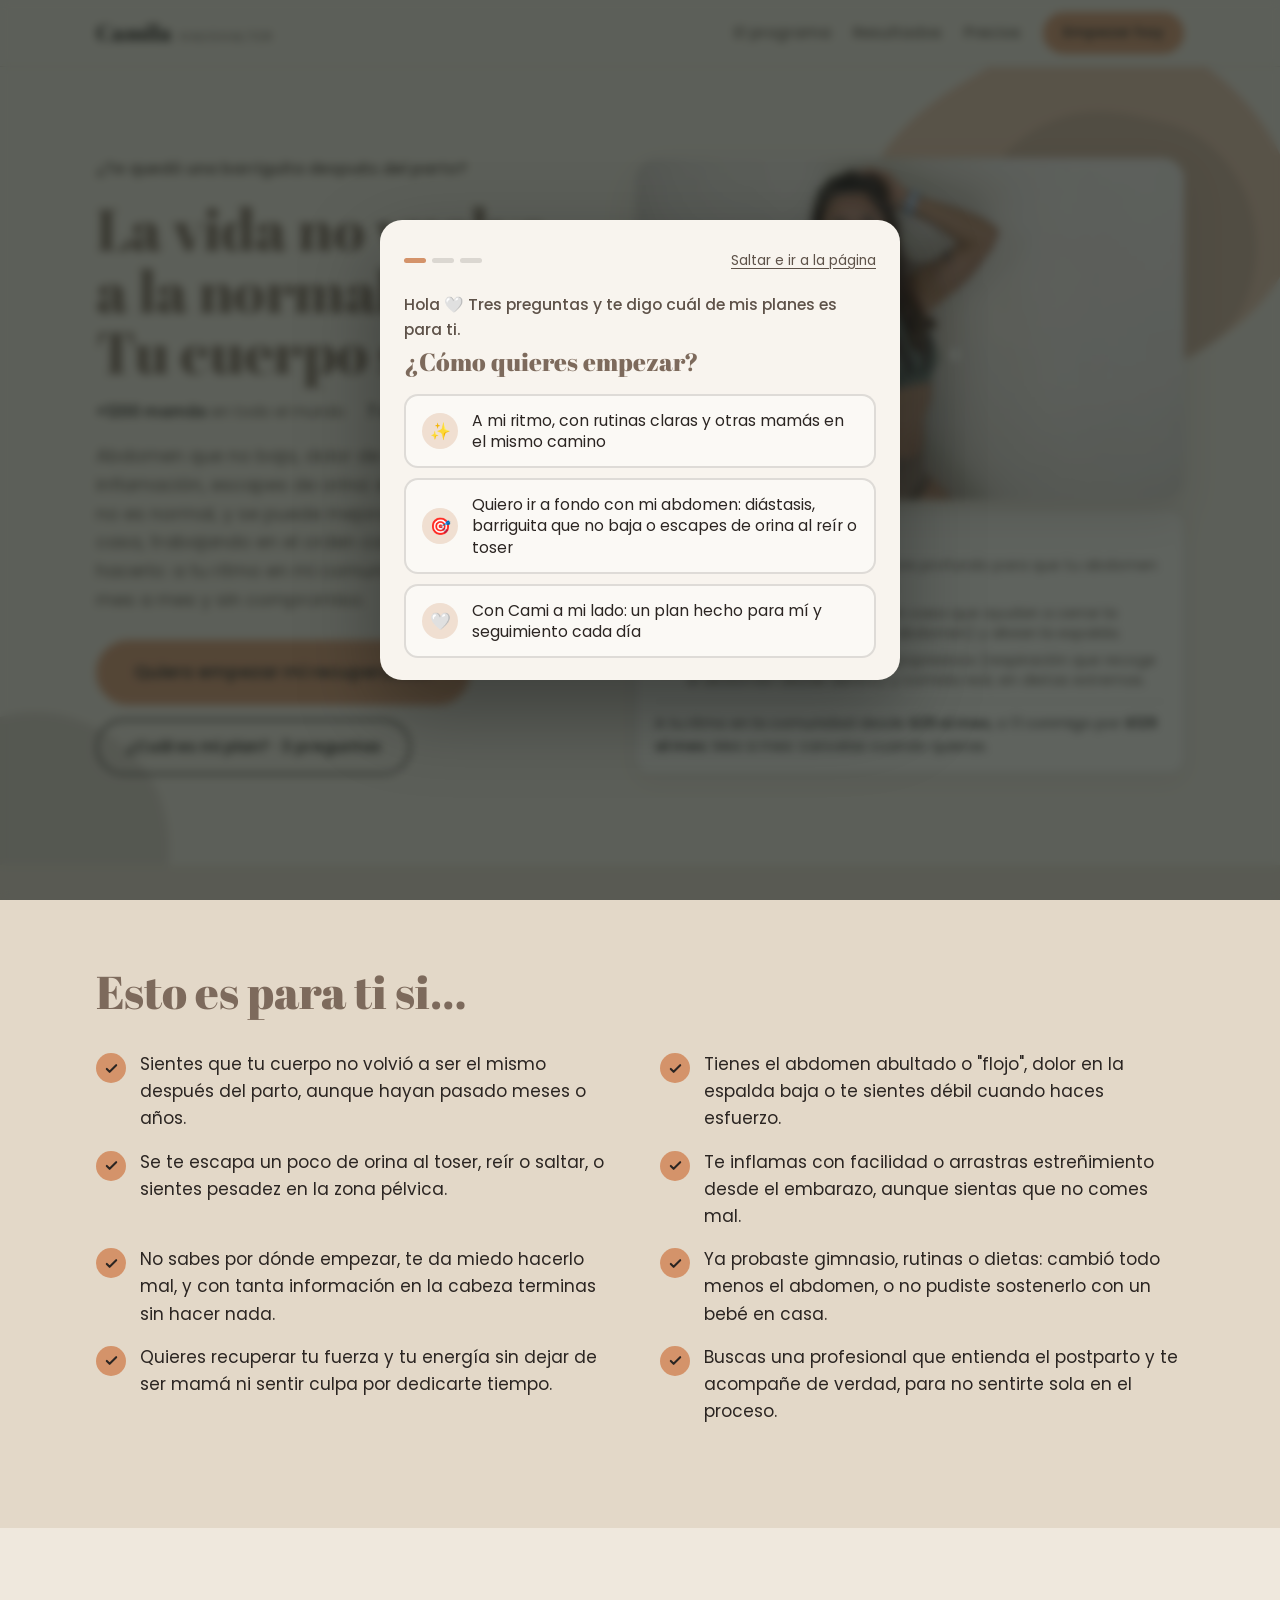
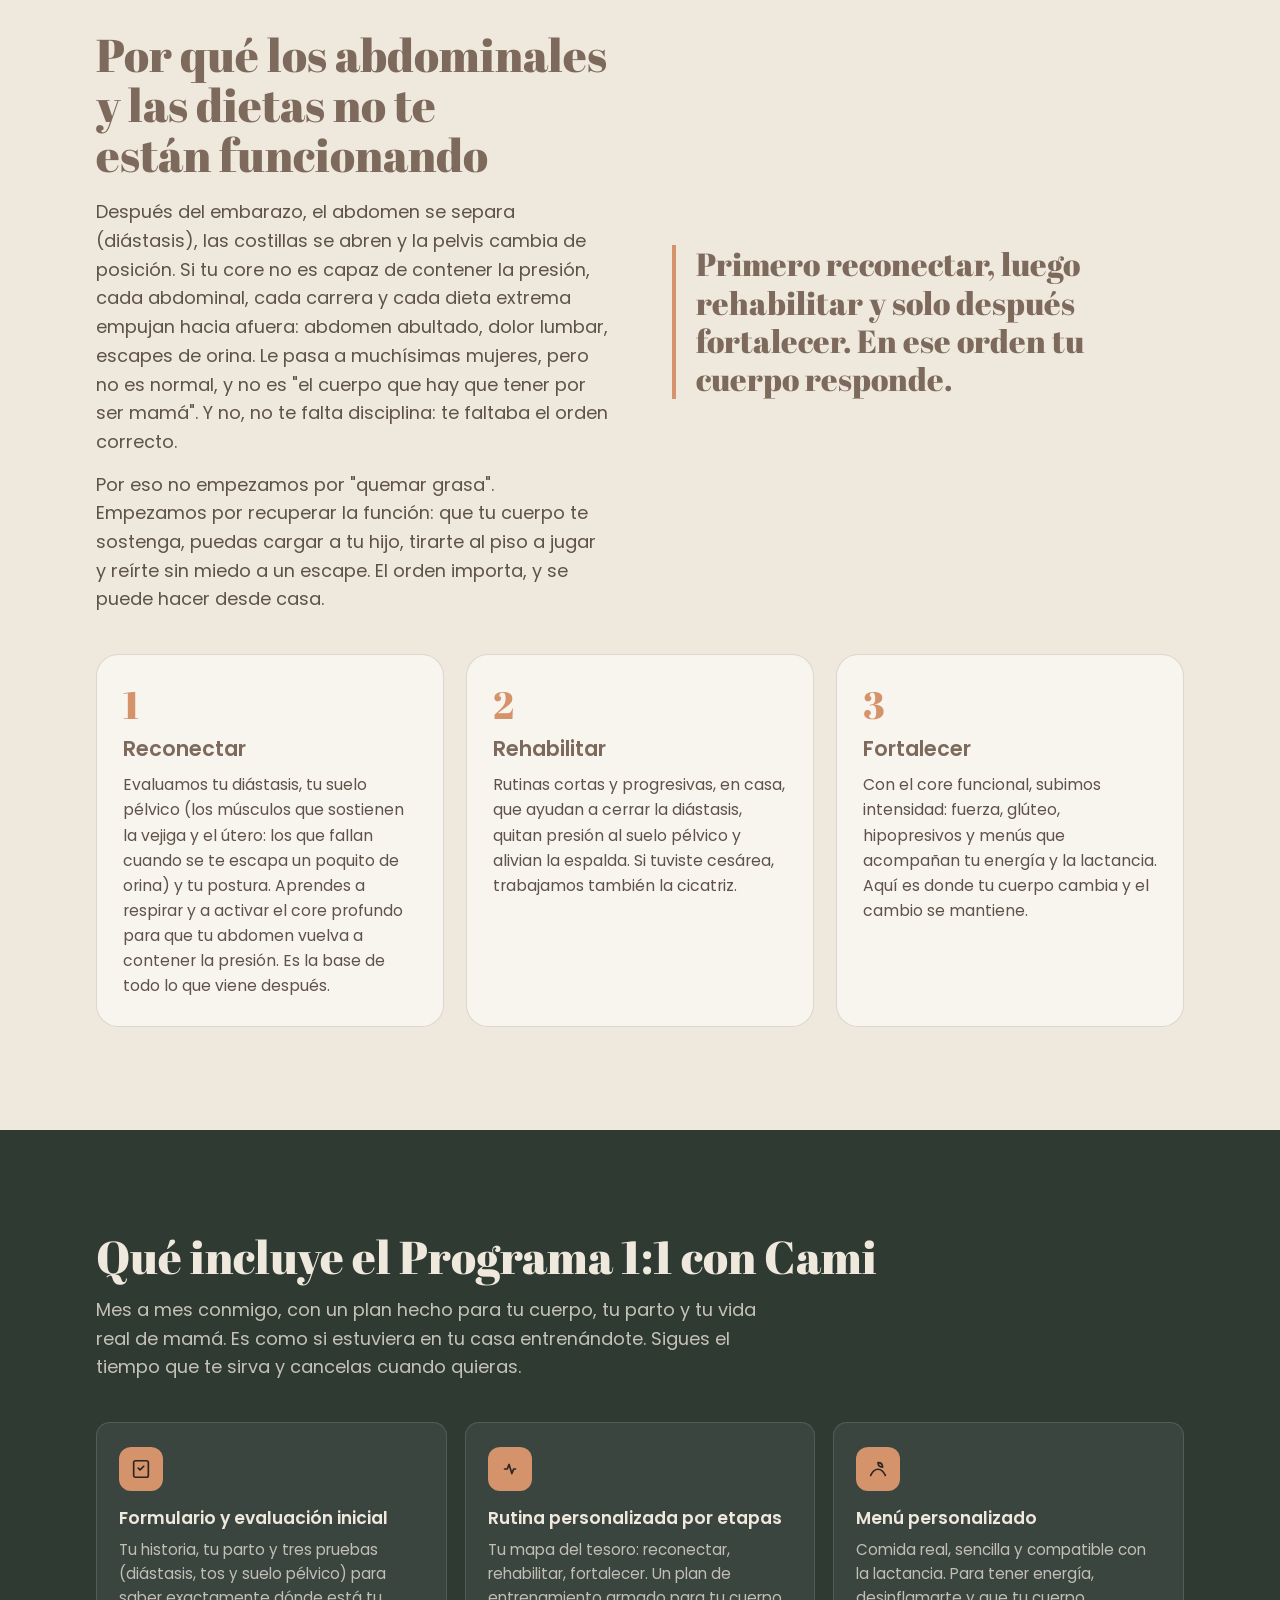
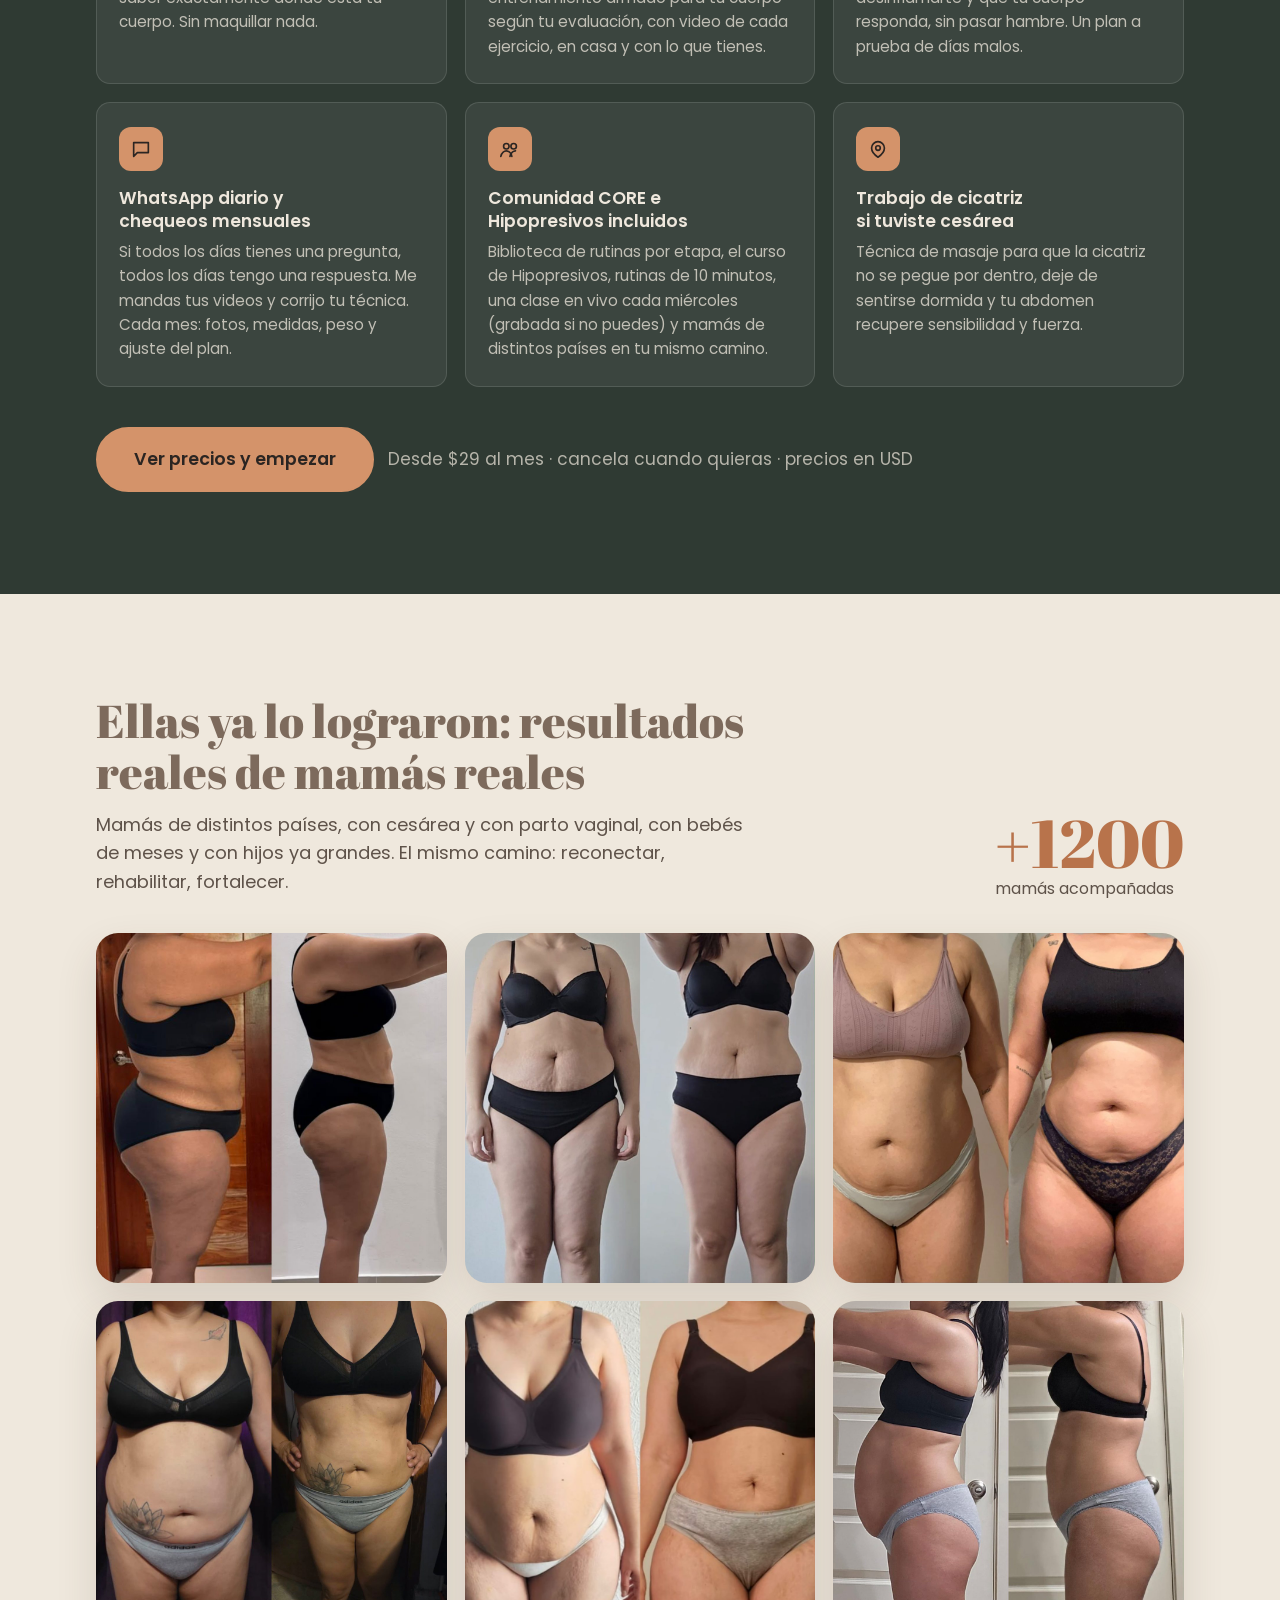
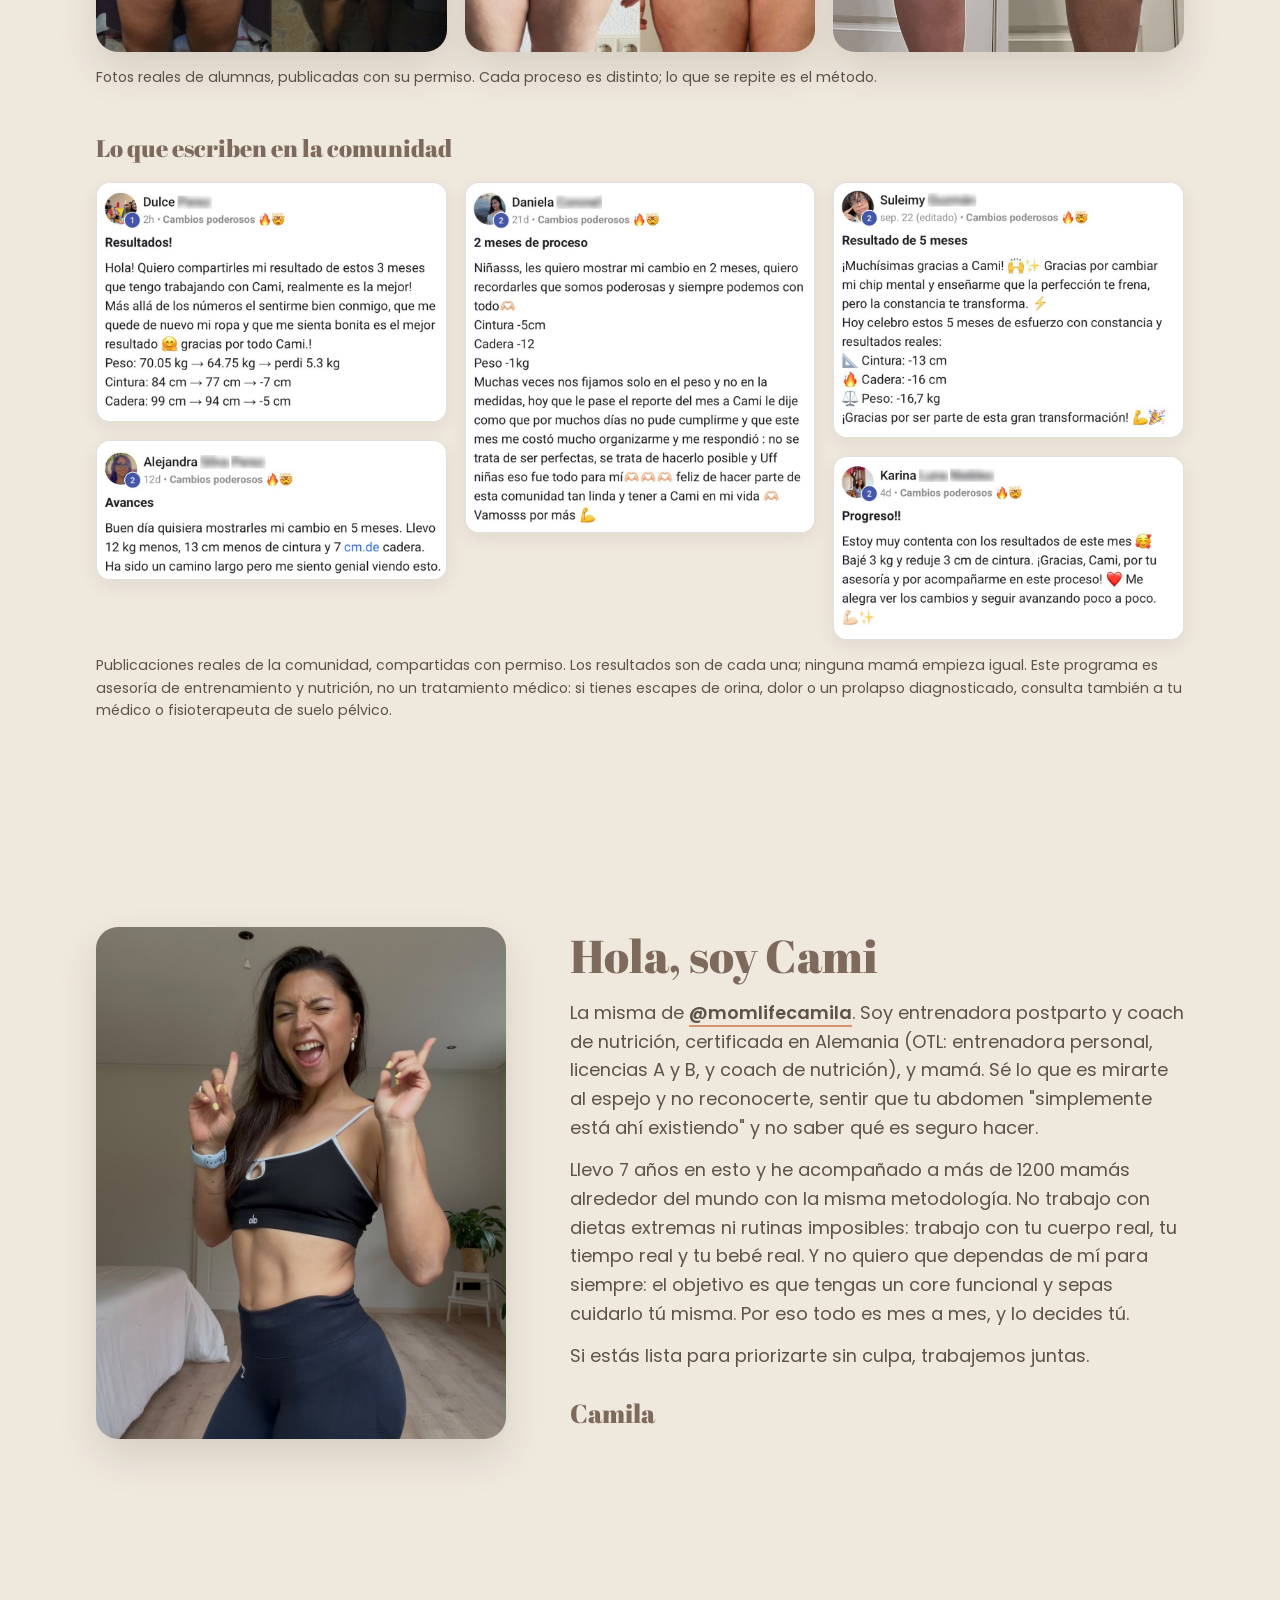
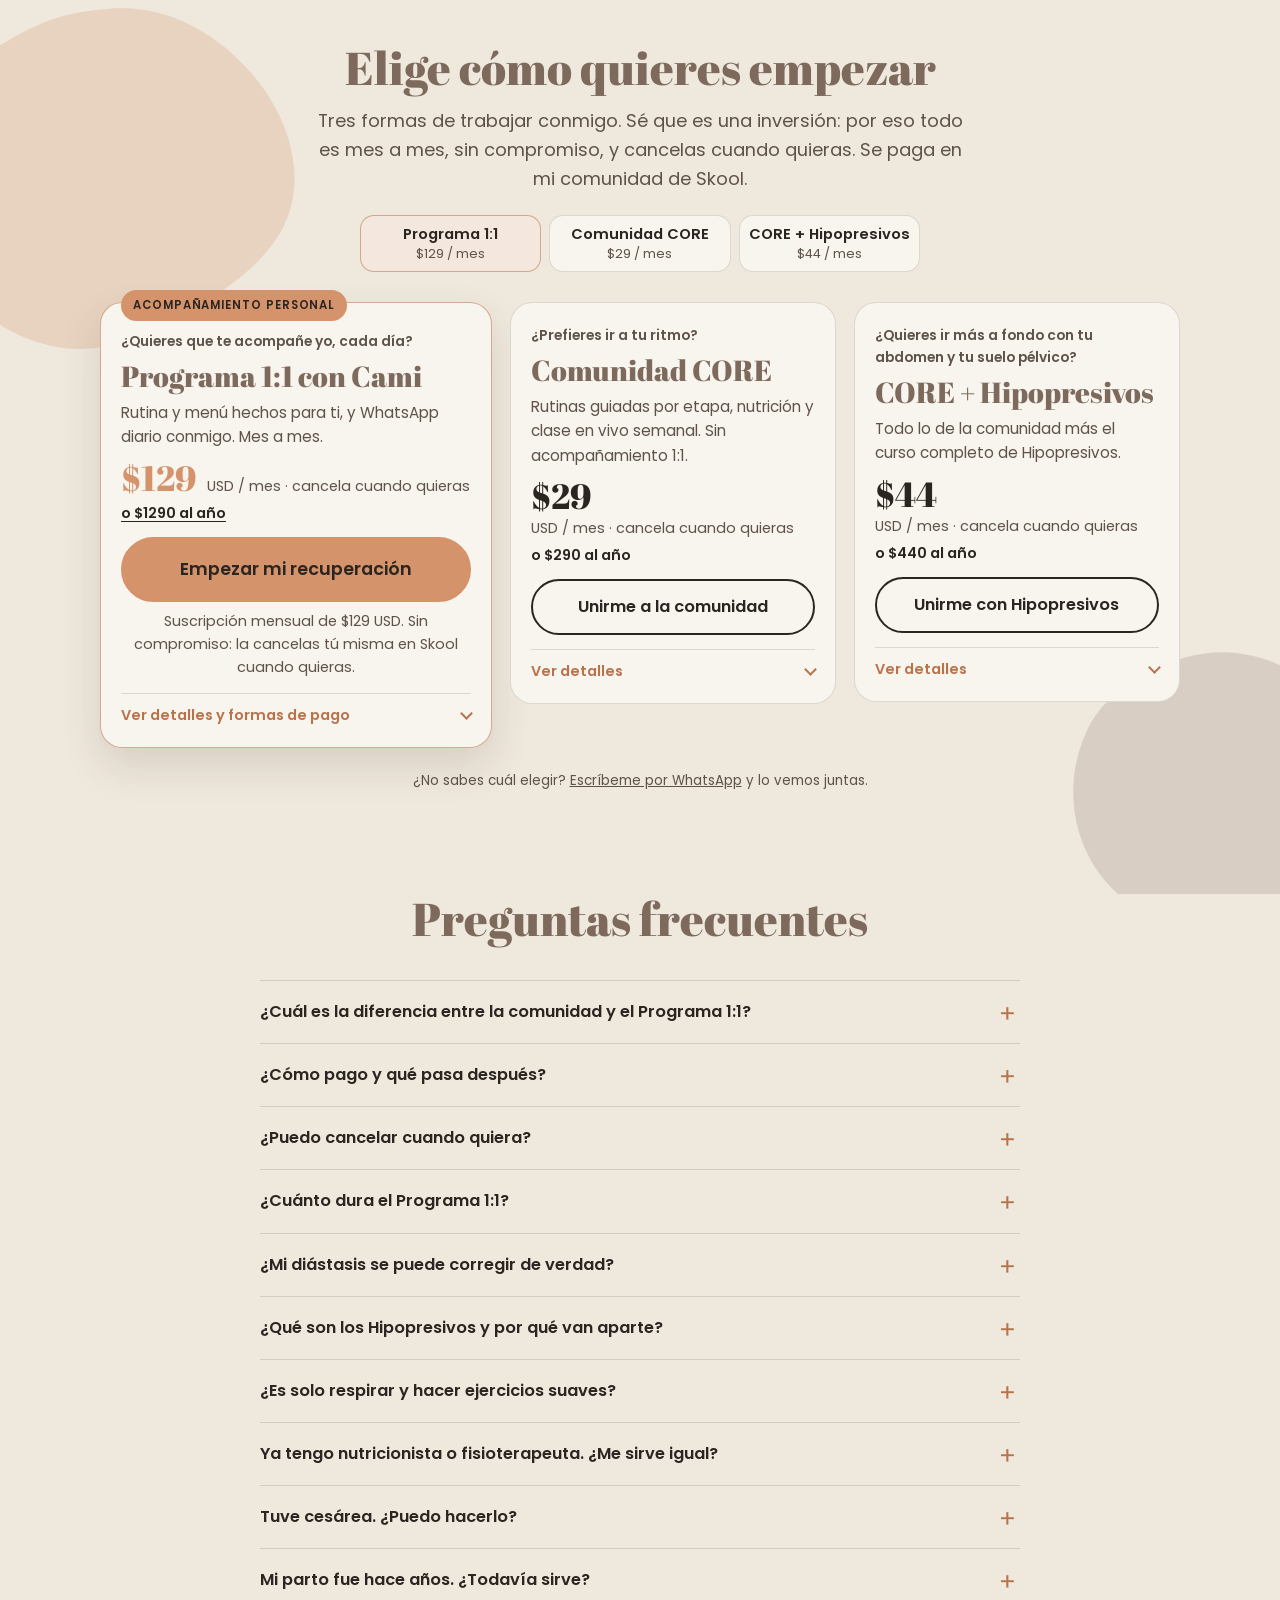
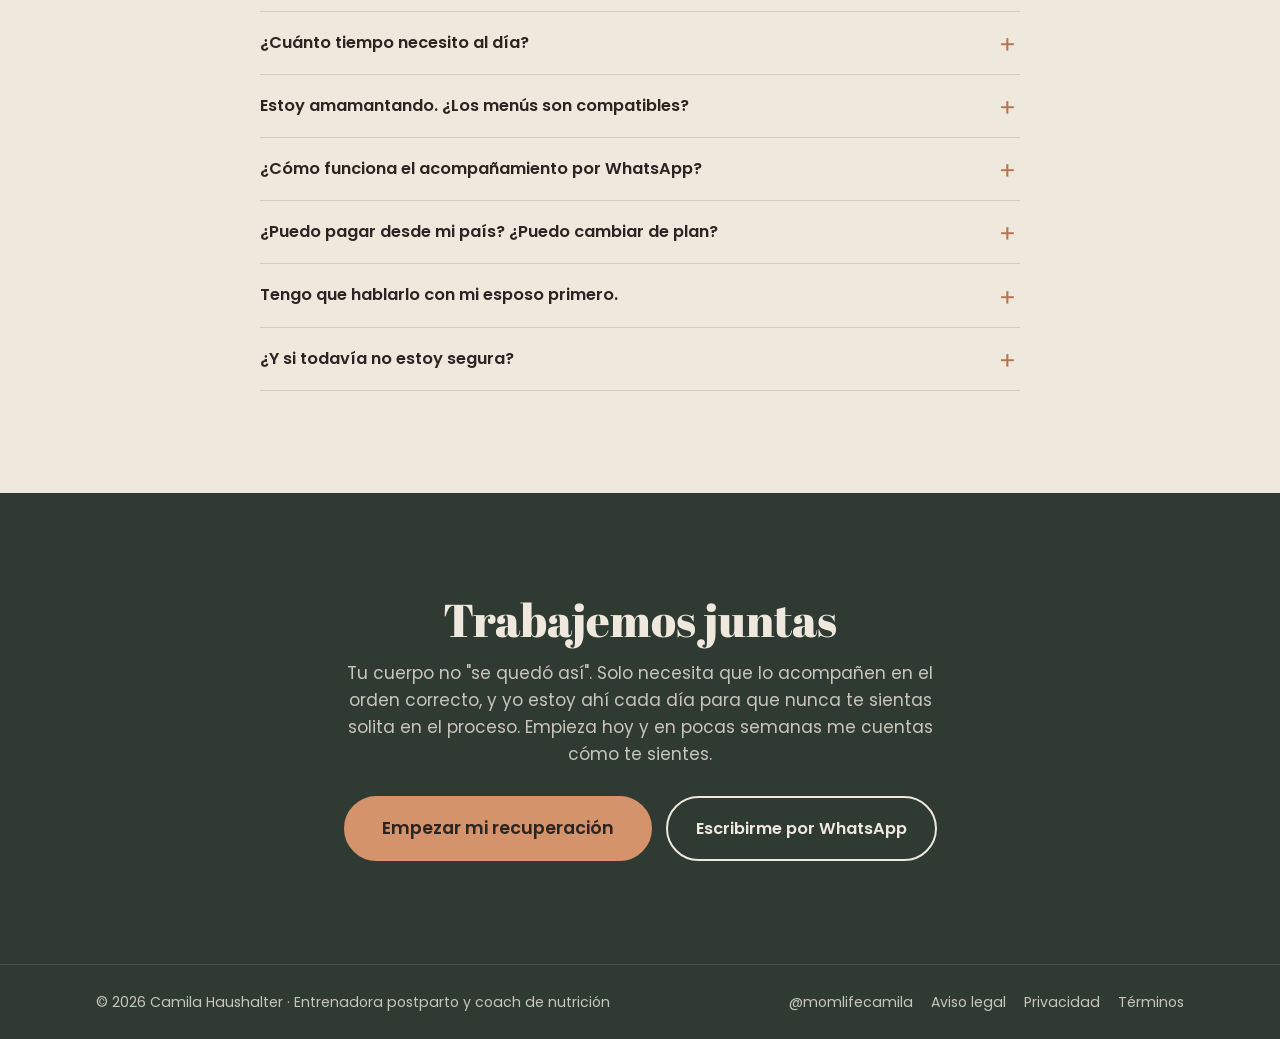
<file: index.html>
<!doctype html>
<html lang="es">
<head>
<meta charset="utf-8">
<meta name="viewport" content="width=device-width, initial-scale=1, viewport-fit=cover">
<title>Camila Haushalter · Recuperación postparto</title>
<meta name="claude:viewport-fit-sides" content="cover">
<meta name="description" content="Recupera tu fuerza y vuelve a sentirte tú, desde casa y en el orden correcto. Comunidad desde $29 al mes o 1:1 con Camila, mes a mes. Cancelas cuando quieras.">
<!-- OG/WhatsApp-Vorschau: og:image und og:url brauchen ABSOLUTE URLs. Domain: momlifecamila.com (Cloudflare Registrar, gekauft 27.10.2026). -->
<link rel="canonical" href="https://momlifecamila.com/">
<meta property="og:type" content="website">
<meta property="og:url" content="https://momlifecamila.com/">
<meta property="og:title" content="¿Te quedó una barriguita después del parto? · Cami (@momlifecamila)">
<meta property="og:description" content="Recupera tu fuerza y vuelve a sentirte tú, desde casa y en el orden correcto. Comunidad desde $29 al mes o 1:1 conmigo, mes a mes. Cancelas cuando quieras.">
<meta property="og:image" content="https://momlifecamila.com/assets/og.jpg">
<meta property="og:image:width" content="1200">
<meta property="og:image:height" content="630">
<meta property="og:locale" content="es_CO">
<link rel="icon" href="data:image/svg+xml,%3Csvg xmlns='http://www.w3.org/2000/svg' viewBox='0 0 64 64'%3E%3Ccircle cx='32' cy='32' r='32' fill='%23D4936A'/%3E%3Ctext x='32' y='43' text-anchor='middle' font-family='Georgia,serif' font-size='34' fill='%232B2522'%3EC%3C/text%3E%3C/svg%3E">
<link rel="preload" href="assets/fonts/abril-fatface-latin-400-normal.woff2" as="font" type="font/woff2" crossorigin>
<link rel="preload" href="assets/fonts/poppins-latin-400-normal.woff2" as="font" type="font/woff2" crossorigin>
<style>
/* Schriften selbst gehostet (assets/fonts, SIL Open Font License) – keine Anfrage an Google-Server (DSGVO). */
@font-face{font-family:'Abril Fatface';font-style:normal;font-weight:400;font-display:swap;src:url(assets/fonts/abril-fatface-latin-400-normal.woff2) format('woff2')}
@font-face{font-family:'Poppins';font-style:normal;font-weight:400;font-display:swap;src:url(assets/fonts/poppins-latin-400-normal.woff2) format('woff2')}
@font-face{font-family:'Poppins';font-style:italic;font-weight:400;font-display:swap;src:url(assets/fonts/poppins-latin-400-italic.woff2) format('woff2')}
@font-face{font-family:'Poppins';font-style:normal;font-weight:500;font-display:swap;src:url(assets/fonts/poppins-latin-500-normal.woff2) format('woff2')}
@font-face{font-family:'Poppins';font-style:normal;font-weight:600;font-display:swap;src:url(assets/fonts/poppins-latin-600-normal.woff2) format('woff2')}
/* Layout: editorial single column, left-aligned text, organic sand/clay shapes as the one bold element (CI aus Camilas Verkaufspräsentation). */
:root{
  --bg:#EFE8DD; --bg-2:#E3D8C8; --surface:#F8F4EE; --surface-2:#FBF9F5;
  --ink:#2B2522; --ink-2:#5E5249; --cocoa:#7D6A5C;
  --clay:#D4936A; --clay-deep:#B8734B; --clay-soft:#EFD3BE;
  --moss:#2F3A33; --moss-ink:#EFE8DD;
  --line:rgba(43,37,34,.14); --shadow:0 18px 40px rgba(75,55,40,.14);
  --display:'Abril Fatface',Georgia,'Times New Roman',serif;
  --body:'Poppins','Segoe UI',Helvetica,Arial,sans-serif;
  --radius:22px; --radius-s:14px;
}
@media (prefers-color-scheme:dark){ :root:not([data-theme="light"]){
  --bg:#1F2622; --bg-2:#283029; --surface:#2A3230; --surface-2:#313A37;
  --ink:#EFE8DD; --ink-2:#CDC2B4; --cocoa:#D9C8B6;
  --clay:#E0A27D; --clay-deep:#D4936A; --clay-soft:#4A3A30;
  --moss:#141A17; --moss-ink:#EFE8DD;
  --line:rgba(239,232,221,.16); --shadow:0 18px 40px rgba(0,0,0,.35);
  color-scheme:dark } }
:root[data-theme="dark"]{
  --bg:#1F2622; --bg-2:#283029; --surface:#2A3230; --surface-2:#313A37;
  --ink:#EFE8DD; --ink-2:#CDC2B4; --cocoa:#D9C8B6;
  --clay:#E0A27D; --clay-deep:#D4936A; --clay-soft:#4A3A30;
  --moss:#141A17; --moss-ink:#EFE8DD;
  --line:rgba(239,232,221,.16); --shadow:0 18px 40px rgba(0,0,0,.35);
  color-scheme:dark }

*,*::before,*::after{box-sizing:border-box}
html{scroll-behavior:smooth}
body{margin:0;background:var(--bg);color:var(--ink);font-family:var(--body);font-size:17px;line-height:1.6;-webkit-font-smoothing:antialiased;overflow-x:hidden}
img,svg{max-width:100%;display:block}
a{color:inherit}
h1,h2,h3{margin:0;text-wrap:balance;font-weight:400}
h1{font-family:var(--display);font-size:clamp(2.3rem,4.6vw,3.7rem);line-height:1.04;color:var(--cocoa);letter-spacing:-.01em}
h2{font-family:var(--display);font-size:clamp(1.9rem,4vw,2.9rem);line-height:1.08;color:var(--cocoa)}
h3{font-size:1.15rem;font-weight:600;line-height:1.3}
p{margin:0}
.lead{font-size:1.12rem;color:var(--ink-2);max-width:60ch}
.wrap{max-width:1120px;margin:0 auto;padding-left:max(16px,env(safe-area-inset-left,0px));padding-right:max(16px,env(safe-area-inset-right,0px))}
.wrap.pad{padding-block:clamp(56px,8vw,104px)}
.muted{color:var(--ink-2)}
:focus-visible{outline:3px solid var(--clay);outline-offset:3px;border-radius:6px}
[hidden]{display:none!important}

/* Buttons */
.btn{display:inline-flex;align-items:center;justify-content:center;gap:.55em;padding:16px 28px;border-radius:999px;font-weight:600;font-size:1.02rem;text-decoration:none;border:2px solid transparent;transition:transform .15s ease,background .15s ease,color .15s ease;cursor:pointer;line-height:1.2;text-align:center;font-family:var(--body)}
.btn-primary,.nav a.btn-primary{background:var(--clay);color:#2B2522;border-color:var(--clay)}
.btn-primary:hover,.nav a.btn-primary:hover{background:var(--clay-deep);border-color:var(--clay-deep);color:#2B2522;transform:translateY(-1px)}
.btn-ghost{background:transparent;color:var(--ink);border-color:var(--ink)}
.btn-ghost:hover{background:var(--ink);color:var(--bg)}
.btn-disabled{opacity:.45;pointer-events:none}
.btn-lg{padding:20px 36px;font-size:1.1rem}

/* Header */
.top{position:sticky;top:env(safe-area-inset-top,0px);z-index:20;background:color-mix(in srgb,var(--bg) 88%,transparent);backdrop-filter:blur(10px);-webkit-backdrop-filter:blur(10px);border-bottom:1px solid var(--line)}
body::before{content:"";position:fixed;inset:0 0 auto;height:env(safe-area-inset-top,0px);z-index:30;background:var(--bg)}
.top .wrap{display:flex;align-items:center;justify-content:space-between;gap:16px;padding-block:12px}
.brand{text-decoration:none;display:flex;align-items:baseline;gap:8px;line-height:1}
.brand .name{font-family:var(--display);font-size:1.45rem;color:var(--ink)}
.brand .sur{font-size:.78rem;letter-spacing:.14em;text-transform:uppercase;color:var(--ink-2)}
.nav{display:flex;gap:22px;align-items:center}
.nav a:not(.btn){text-decoration:none;font-size:.95rem;color:var(--ink-2);font-weight:500}
.nav a:not(.btn):hover{color:var(--ink)}
.nav .btn{padding:10px 18px;font-size:.92rem}
@media (max-width:760px){.nav a:not(.btn){display:none}}

/* Hero */
.hero{position:relative;overflow:hidden}
.hero .wrap{display:grid;grid-template-columns:1fr 1.15fr;gap:clamp(24px,4vw,56px) clamp(28px,5vw,64px);align-items:center;padding-block:clamp(40px,7vw,96px)}
.hero .kicker{font-weight:600;color:var(--ink-2);margin-bottom:16px;font-size:1.02rem}
.hero h1{margin-bottom:18px}
.hero .proof{display:flex;flex-wrap:wrap;gap:8px 22px;color:var(--ink-2);font-size:.95rem;margin-bottom:18px}
.hero .proof strong{color:var(--ink);font-weight:600}
.hero .lead{margin-bottom:26px}
.hero .cta{display:flex;flex-wrap:wrap;gap:14px;align-items:center}
.blob{position:absolute;z-index:0;pointer-events:none;opacity:.9}
.blob-a{width:min(46vw,520px);right:-6%;top:-8%}
.blob-b{width:min(28vw,300px);left:-9%;bottom:-16%;opacity:.55}
.hero .wrap{position:relative;z-index:1}
@media (max-width:860px){.hero .wrap{grid-template-columns:1fr;padding-block:28px 40px}.hero .lead{font-size:1.04rem}.hero .kicker{margin-bottom:12px}.blob-a{width:70vw;right:-20%;top:-4%;opacity:.5}}

/* Image frames / placeholders */
.frame{position:relative;border-radius:var(--radius);overflow:hidden;background:var(--bg-2);box-shadow:var(--shadow);max-width:100%}
.frame img{width:100%;height:100%;object-fit:cover}
.frame.portrait{aspect-ratio:4/5}
.frame.square{aspect-ratio:1}
.frame.ph img{display:none}
.frame.ph::before{content:"";position:absolute;inset:0;background:
  radial-gradient(60% 50% at 70% 30%,var(--clay-soft),transparent 70%),
  radial-gradient(50% 40% at 25% 75%,color-mix(in srgb,var(--cocoa) 30%,transparent),transparent 70%)}
.frame.ph::after{content:attr(data-label);position:absolute;left:14px;bottom:12px;right:14px;font-size:.8rem;color:var(--ink-2);background:color-mix(in srgb,var(--surface) 85%,transparent);padding:6px 10px;border-radius:8px;width:max-content;max-width:100%}

/* Video (im Hero) */
.video{position:relative;aspect-ratio:16/9;width:100%;max-width:100%;border-radius:var(--radius);overflow:hidden;background:#E9E3DA;box-shadow:var(--shadow)}
.video iframe{position:absolute;inset:0;width:100%;height:100%;border:0}
.video .poster{position:absolute;inset:0;display:block;border:0;width:100%;height:100%;padding:0;cursor:pointer;font-family:var(--body);background:#E9E3DA;text-align:center}
.video .poster .pimg{position:absolute;inset:0;width:100%;height:100%;object-fit:cover;object-position:left center}
.video .poster::after{content:"";position:absolute;inset:0;background:linear-gradient(90deg,rgba(43,37,34,0) 40%,rgba(43,37,34,.42) 100%)}
.video .poster .pc{position:absolute;right:4%;top:50%;transform:translateY(-50%);width:50%;z-index:1;color:#fff;display:flex;flex-direction:column;align-items:center;gap:10px;text-shadow:0 1px 10px rgba(0,0,0,.45)}
.video .poster .play{width:clamp(56px,8vw,84px);height:clamp(56px,8vw,84px);border-radius:50%;background:var(--clay);display:grid;place-items:center;box-shadow:0 10px 30px rgba(0,0,0,.3);transition:transform .15s ease}
.video .poster:hover .play{transform:scale(1.06)}
.video .poster .play svg{width:38%;height:38%;margin-left:6%}
.video .poster .t{font-family:var(--display);font-size:clamp(1.05rem,2vw,1.6rem);line-height:1.1}
.video .poster .s{opacity:.9;font-size:clamp(.72rem,1.2vw,.9rem)}
.video .poster .tag{position:absolute;left:12px;top:12px;z-index:1;background:rgba(43,37,34,.72);color:#fff;font-size:.74rem;padding:5px 10px;border-radius:999px;letter-spacing:.02em}
/* Kauf-Wegweiser (Dialog) */
.guide{border:0;border-radius:22px;padding:26px 24px 24px;width:min(460px,calc(100% - 24px));max-width:100%;background:var(--surface);color:var(--ink);box-shadow:0 30px 80px rgba(0,0,0,.35);font-family:var(--body)}
.guide::backdrop{background:rgba(31,38,34,.62);backdrop-filter:blur(3px)}
.guide-close-form{position:absolute;right:10px;top:10px;margin:0}
.guide-x{border:0;background:transparent;font-size:1.8rem;line-height:1;width:40px;height:40px;border-radius:50%;cursor:pointer;color:var(--ink-2)}
.guide-x:hover{background:rgba(0,0,0,.06)}
.guide-kicker{margin:0 0 4px;font-size:.78rem;letter-spacing:.14em;text-transform:uppercase;color:var(--clay-deep);font-weight:600}
.guide h2{font-family:var(--display);font-weight:400;font-size:1.7rem;line-height:1.1;margin:0 0 16px;color:var(--cocoa)}
.sk-mock{background:#F7F6F3;border:1px solid rgba(0,0,0,.08);border-radius:14px;padding:14px 14px 10px;margin:0 0 16px;color:#1a1a1a}
.sk-title{font-weight:700;text-align:center;font-size:1.05rem;margin-bottom:10px;color:#111}
.sk-tabs{display:flex;background:#E6E6E8;border-radius:999px;padding:4px;gap:2px}
.sk-tab{flex:1;text-align:center;padding:9px 4px;border-radius:999px;font-weight:600;font-size:.98rem;color:#444;transition:background .2s}
.sk-tab.on{background:#fff;color:#111;box-shadow:0 1px 4px rgba(0,0,0,.18);outline:2px solid var(--clay);outline-offset:-2px}
.sk-point{display:flex;justify-content:flex-end;align-items:center;gap:6px;padding:8px 10px 0;font-weight:700;color:var(--clay-deep);font-size:.95rem;min-height:34px}
.sk-point.mid{justify-content:center}
.sk-point.start{justify-content:flex-start}
.sk-finger{font-size:1.5rem;line-height:1;animation:tap 1.1s ease-in-out infinite}
@keyframes tap{0%,100%{transform:translateY(0)}50%{transform:translateY(-6px)}}
@media (prefers-reduced-motion:reduce){.sk-finger{animation:none}}
.guide-steps{margin:0 0 18px;padding-left:1.25em;font-size:.98rem;line-height:1.5}
.guide-steps li{margin-bottom:6px}
.guide-steps strong{color:var(--clay-deep)}
.guide-go{width:100%;justify-content:center;display:inline-flex}
.guide-note{margin:12px 0 0;font-size:.82rem;color:var(--ink-2);line-height:1.45}
.guide-legal a{color:inherit;text-decoration:underline;text-underline-offset:2px}
@media (max-width:560px){
  .guide{position:fixed;left:0;right:0;bottom:0;top:auto;margin:0;width:100%;border-radius:22px 22px 0 0;padding:22px 18px calc(18px + env(safe-area-inset-bottom,0px));max-height:92vh;overflow:auto}
}
/* Quiz beim Einstieg (Hausi 05.11.): 3 Fragen, verzweigt nach Frage 1, Ergebnis = empfohlene Kachel. Schalter: CAMI_CONFIG.quiz.activo, ?quiz=1 / ?quiz=0 */
.quiz{border:0;border-radius:22px;padding:0;width:min(520px,calc(100% - 24px));max-width:100%;background:var(--surface);color:var(--ink);box-shadow:0 30px 80px rgba(0,0,0,.35);font-family:var(--body);overflow:hidden}
.quiz::backdrop{background:rgba(31,38,34,.7);backdrop-filter:blur(4px)}
.quiz .qin{padding:24px 24px 22px}
.quiz .qbf{display:flex;align-items:flex-start;gap:10px;padding:12px 18px;background:var(--moss);color:var(--moss-ink);text-decoration:none;font-size:.88rem;line-height:1.3}
.quiz .qbf .qtxt{display:grid;gap:2px;min-width:0;flex:1 1 auto}
.quiz .qbf .qrow{display:flex;align-items:baseline;gap:8px;flex-wrap:wrap}
.quiz h2:focus{outline:none}
.quiz .qbf .bf-heart{width:20px;height:20px;flex-shrink:0;color:#E0A27D;animation:beat 1.6s ease-in-out infinite}
.quiz .qbf b{color:#E0A27D;font-weight:700}
.quiz .qbf .bf-time{font-variant-numeric:tabular-nums;white-space:nowrap;font-size:1.3rem;font-weight:700;color:#FFF7EE;letter-spacing:.02em;line-height:1.1}
@media (prefers-reduced-motion:reduce){.quiz .qbf .bf-heart{animation:none}}
.quiz .qtop{display:flex;align-items:center;justify-content:space-between;gap:12px;margin-bottom:14px}
.quiz .qdots{display:flex;gap:6px}
.quiz .qdots i{width:22px;height:5px;border-radius:999px;background:var(--line)}
.quiz .qdots i.on{background:var(--clay)}
.quiz .qskip{border:0;background:transparent;color:var(--ink-2);font:inherit;font-size:.86rem;cursor:pointer;text-decoration:underline;text-underline-offset:3px;padding:6px 0}
.quiz .qk{margin:0 0 6px;font-size:.78rem;letter-spacing:.14em;text-transform:uppercase;color:var(--clay-deep);font-weight:600}
.quiz .qk.intro{text-transform:none;letter-spacing:0;font-size:.98rem;font-weight:500;color:var(--ink-2)}
.quiz h2{font-family:var(--display);font-weight:400;font-size:1.55rem;line-height:1.12;margin:0 0 18px;color:var(--cocoa)}
.quiz .qopts{display:grid;gap:10px;margin:0;padding:0;list-style:none}
.quiz .qopt{display:flex;align-items:center;gap:14px;width:100%;text-align:left;padding:14px 16px;border:2px solid var(--line);border-radius:var(--radius-s);background:var(--surface-2);color:var(--ink);font:inherit;font-size:.98rem;line-height:1.35;cursor:pointer;transition:border-color .15s ease,background .15s ease}
.quiz .qopt:hover,.quiz .qopt:focus-visible{border-color:var(--clay);background:color-mix(in srgb,var(--clay) 12%,var(--surface-2))}
.quiz .qopt .qi{flex:0 0 36px;width:36px;height:36px;border-radius:50%;background:color-mix(in srgb,var(--clay) 22%,var(--surface));display:grid;place-items:center;font-size:1.05rem;font-weight:600;color:var(--clay-deep)}
.quiz .qback{margin-top:14px;border:0;background:transparent;color:var(--ink-2);font:inherit;font-size:.88rem;cursor:pointer;padding:6px 0}
.quiz .qres{text-align:left}
.quiz .qres .qplan{font-family:var(--display);font-size:1.9rem;line-height:1.1;color:var(--clay-deep);margin:4px 0 6px}
.quiz .qres .qprice{font-weight:600;margin:0 0 12px}
.quiz .qres .qwhy{margin:0 0 18px;color:var(--ink-2);font-size:.96rem;line-height:1.5}
.quiz .qres .btn{width:100%;justify-content:center}
.quiz .qalt{margin:12px 0 0;text-align:center;font-size:.9rem}
.quiz .qalt button{border:0;background:transparent;color:var(--ink-2);font:inherit;cursor:pointer;text-decoration:underline;text-underline-offset:3px}
.quiz .qnote{margin:12px 0 0;font-size:.8rem;color:var(--ink-2);line-height:1.45}
@media (max-width:560px){
  .quiz{position:fixed;left:0;right:0;bottom:0;top:auto;margin:0;width:100%;border-radius:22px 22px 0 0;max-height:94vh;overflow:auto}
  .quiz .qin{padding:20px 18px calc(18px + env(safe-area-inset-bottom,0px))}
}
/* Seitenvarianten (Hausi 05.11.): data-variant="vip" (Standard, 1:1 im Fokus) oder "core" (Comunidad im Fokus); Elemente mit data-only gelten nur für eine Variante */
body[data-variant="vip"] [data-only="core"],body[data-variant="core"] [data-only="vip"]{display:none!important}
/* Hero ohne Video (Video offline seit 05.11., nennt noch 347 $/3 Monate): Foto + Kurzkarte „Así funciona" */
.hero-img{aspect-ratio:16/10}
.hero-img img{object-position:left center}
.hero-card{background:var(--surface);border:1px solid var(--line);border-radius:var(--radius-s);padding:16px 18px 14px;box-shadow:0 8px 24px rgba(75,55,40,.08)}
.hero-card .hc-t{font-size:.78rem;letter-spacing:.14em;text-transform:uppercase;color:var(--clay-deep);font-weight:600;margin:0 0 8px}
.hero-card .hc-steps{margin:0;padding:0;list-style:none;display:grid;gap:6px;font-size:.92rem;line-height:1.4;color:var(--ink-2)}
.hero-card .hc-steps li{display:flex;gap:10px;align-items:flex-start}
.hero-card .hc-steps .n{flex:0 0 22px;width:22px;height:22px;border-radius:50%;background:var(--clay);color:#2B2522;font-weight:700;font-size:.8rem;display:grid;place-items:center;margin-top:1px}
.hero-card .hc-steps b{color:var(--ink);font-weight:600}
.hero-card .hc-note{margin:10px 0 0;font-size:.9rem;color:var(--ink);border-top:1px solid var(--line);padding-top:10px}
.quiz .qfacts{margin:0 0 16px;padding:0;list-style:none;display:grid;gap:8px}
.quiz .qfacts li{display:flex;gap:10px;align-items:flex-start;font-size:.95rem;line-height:1.4}
.quiz .qfacts li svg{flex:0 0 20px;width:20px;height:20px;margin-top:2px}
.quiz .qres .btn+.btn{margin-top:10px}
.tier.rec{border-color:var(--clay);box-shadow:var(--shadow);padding-top:28px}
.tier.rec .badge.rec-badge{background:var(--moss);color:var(--moss-ink)}
.tiers.has-rec .tier{order:2}.tiers.has-rec .tier.rec{order:1}
/* Autoplay (stumm) + Ton-Schalter: Browser erlauben Autostart nur ohne Ton. Der Knopf schaltet den Ton ein und startet von vorn. */
.video video.auto{position:absolute;inset:0;width:100%;height:100%;background:#000;z-index:2}
.video .unmute{position:absolute;left:50%;bottom:12px;transform:translateX(-50%);z-index:3;display:inline-flex;align-items:center;gap:9px;max-width:calc(100% - 24px);padding:11px 18px;border:0;border-radius:999px;background:rgba(43,37,34,.82);color:#fff;font-family:var(--body);font-weight:600;font-size:clamp(.86rem,1.4vw,1rem);line-height:1.2;cursor:pointer;box-shadow:0 8px 24px rgba(0,0,0,.35);backdrop-filter:blur(6px);-webkit-backdrop-filter:blur(6px);animation:pulse 1.8s ease-in-out infinite}
.video .unmute svg{width:20px;height:20px;flex:none}
.video .unmute:hover{background:rgba(43,37,34,.95)}
@keyframes pulse{0%,100%{box-shadow:0 8px 24px rgba(0,0,0,.35),0 0 0 0 rgba(212,147,106,.55)}50%{box-shadow:0 8px 24px rgba(0,0,0,.35),0 0 0 10px rgba(212,147,106,0)}}
@media (prefers-reduced-motion:reduce){.video .unmute{animation:none}}
.vcol{display:grid;gap:10px;min-width:0}
.video-note{font-size:.9rem;color:var(--ink-2);text-align:center}

/* Checklist */
.check-sec{background:var(--bg-2)}
.check-grid{display:grid;grid-template-columns:1fr 1fr;gap:16px 40px;margin-top:34px}
.check{display:flex;gap:14px;align-items:flex-start}
.check .ic{flex:0 0 30px;width:30px;height:30px;border-radius:50%;background:var(--clay);display:grid;place-items:center;margin-top:2px}
.check .ic svg{width:15px;height:15px}
@media (max-width:760px){.check-grid{grid-template-columns:1fr}}

/* Method / phases */
.phase-grid{display:grid;grid-template-columns:repeat(3,1fr);gap:22px;margin-top:40px}
.phase{background:var(--surface);border-radius:var(--radius);padding:30px 26px 28px;border:1px solid var(--line);position:relative}
.phase .n{font-family:var(--display);font-size:2.4rem;color:var(--clay);line-height:1;margin-bottom:12px}
.phase h3{margin-bottom:10px;color:var(--cocoa);font-size:1.3rem}
.phase p{color:var(--ink-2);font-size:.98rem}
.why{display:grid;grid-template-columns:1fr 1fr;gap:clamp(28px,5vw,72px);align-items:center}
.why .big{font-family:var(--display);font-size:clamp(1.5rem,2.6vw,2rem);line-height:1.2;color:var(--cocoa);border-left:4px solid var(--clay);padding-left:20px}
@media (max-width:860px){.phase-grid{grid-template-columns:1fr}.why{grid-template-columns:1fr}}

/* Includes */
.inc-sec{background:var(--moss);color:var(--moss-ink)}
.inc-sec h2{color:var(--moss-ink)}
.inc-sec .lead{color:color-mix(in srgb,var(--moss-ink) 78%,transparent)}
.inc-grid{display:grid;grid-template-columns:repeat(3,1fr);gap:18px;margin-top:40px}
.inc{background:rgba(255,255,255,.06);border:1px solid rgba(255,255,255,.12);border-radius:var(--radius-s);padding:24px 22px}
.inc .ic{width:44px;height:44px;border-radius:12px;background:var(--clay);display:grid;place-items:center;margin-bottom:16px}
.inc .ic svg{width:22px;height:22px}
.inc h3{margin-bottom:8px;font-size:1.08rem}
.inc p{font-size:.95rem;color:color-mix(in srgb,var(--moss-ink) 75%,transparent)}
.inc-sec .cta-row{margin-top:40px;display:flex;flex-wrap:wrap;gap:14px;align-items:center}
.inc-sec .cta-row .muted{color:color-mix(in srgb,var(--moss-ink) 70%,transparent)}
@media (max-width:860px){.inc-grid{grid-template-columns:1fr 1fr}}
@media (max-width:560px){.inc-grid{grid-template-columns:1fr}}

/* Results */
.res-head{display:grid;grid-template-columns:1fr auto;gap:20px 40px;align-items:end}
.stat{font-family:var(--display);font-size:clamp(2.6rem,6vw,4.2rem);color:var(--clay-deep);line-height:1}
.stat small{display:block;font-family:var(--body);font-size:1rem;color:var(--ink-2);margin-top:4px}
.ba-grid{display:grid;grid-template-columns:repeat(3,1fr);gap:18px;margin-top:36px}
@media (max-width:860px){.ba-grid{grid-template-columns:1fr 1fr}}
@media (max-width:480px){.ba-grid{grid-template-columns:1fr}}
.shots-h{margin-top:44px;font-family:var(--display);font-weight:400;font-size:1.5rem;color:var(--cocoa)}
.shots{columns:3;column-gap:18px;margin-top:18px}
.shot{margin:0 0 18px;break-inside:avoid;background:#fff;border-radius:var(--radius-s);border:1px solid var(--line);overflow:hidden;box-shadow:0 6px 18px rgba(75,55,40,.08)}
.shot img{width:100%;height:auto;display:block}
@media (max-width:860px){.shots{columns:2}.res-head{grid-template-columns:1fr}}
@media (max-width:560px){.shots{columns:1}}

/* About */
.about{display:grid;grid-template-columns:.8fr 1.2fr;gap:clamp(28px,5vw,72px);align-items:center}
.about .frame{max-width:420px}
.about h2{margin-bottom:18px}
.about p+p{margin-top:14px}
.about .sig{font-family:var(--display);font-size:1.6rem;color:var(--cocoa);margin-top:22px}
.about .ig{font-weight:600;text-decoration:none;border-bottom:2px solid var(--clay)}
@media (max-width:860px){.about{grid-template-columns:1fr}}

/* Guarantee */
.guar{background:var(--bg-2)}
.guar .box{display:grid;grid-template-columns:auto 1fr;gap:26px;align-items:center;background:var(--surface);border-radius:var(--radius);padding:clamp(24px,4vw,40px);border:2px solid var(--clay)}
.guar .seal{width:118px;height:118px;border-radius:50%;background:var(--clay);display:grid;place-items:center;text-align:center;color:#2B2522;font-weight:600;line-height:1.1;font-size:.9rem}
.guar .seal b{display:block;font-family:var(--display);font-size:2rem;font-weight:400;line-height:1}
.guar h2{font-size:clamp(1.5rem,3vw,2.1rem);margin-bottom:10px}
@media (max-width:620px){.guar .box{grid-template-columns:1fr}}

/* Pricing */
.price-sec{position:relative;overflow:hidden}
.price-sec .blob-c{width:min(42vw,480px);left:-10%;top:4%;opacity:.5}
.price-sec .blob-d{width:min(30vw,320px);right:-8%;bottom:-6%;opacity:.5}
.price-sec .wrap{position:relative;z-index:1}
.price-intro{text-align:center;max-width:62ch;margin:0 auto 30px}
.price-intro .lead{margin:14px auto 0}
/* Drei Kacheln: 1:1 (hervorgehoben), Comunidad CORE, CORE + Hipopresivos – kompakt, Details aufklappbar (Hausi 28.10.: Alternativen sofort sichtbar; Cita-Kachel nur mit citaUrl) */
.tiers{display:grid;grid-template-columns:1.2fr 1fr 1fr;gap:18px;max-width:1080px;margin:0 auto;align-items:start}
.tier{position:relative;background:var(--surface);border:1px solid var(--line);border-radius:var(--radius);padding:22px 20px 14px;display:flex;flex-direction:column;gap:8px;scroll-margin-top:84px}
.tier-nav{display:grid;grid-template-columns:repeat(3,1fr);gap:8px;max-width:560px;margin:22px auto 0}
.tier-nav a{display:flex;flex-direction:column;align-items:center;gap:2px;padding:10px 6px;border-radius:14px;background:var(--surface);border:1px solid var(--line);text-decoration:none;color:var(--ink);font-size:.8rem;line-height:1.2}
.tier-nav a b{font-size:.92rem}
.tier-nav a span{color:var(--ink-2)}
.tier-nav a:first-child{border-color:color-mix(in srgb,var(--clay) 65%,var(--line));background:color-mix(in srgb,var(--clay) 12%,var(--surface))}
.tier-nav a:hover{border-color:var(--clay)}
.tier.main{border-color:color-mix(in srgb,var(--clay) 65%,var(--line));box-shadow:var(--shadow);padding-top:28px}
.tier .badge{position:absolute;top:-13px;left:20px;background:var(--clay);color:#2B2522;font-size:.72rem;font-weight:700;letter-spacing:.08em;text-transform:uppercase;padding:6px 12px;border-radius:999px;white-space:nowrap}
.tier .tag{font-size:.86rem;color:var(--ink-2);font-weight:600}
.tier h3{font-family:var(--display);font-weight:400;font-size:clamp(1.5rem,2.4vw,1.8rem);line-height:1.1;color:var(--cocoa);margin:0}
.tier .desc{color:var(--ink-2);font-size:.95rem;margin:0}
.tier .pr{display:flex;align-items:baseline;gap:4px 10px;flex-wrap:wrap;margin-top:2px}
.tier .pr .n{font-family:var(--display);font-size:2.2rem;line-height:1;color:var(--ink)}
.tier.main .pr .n{color:var(--clay)}
.tier .pr .u{font-size:.9rem;color:var(--ink-2)}
.tier .pr .alt-pay{font-weight:600;color:var(--ink)}
.tier .ref{font-size:.8rem;color:var(--ink-2);margin:0}
/* Black-Friday-Aktion (Hausi 30.10., umgeplant 05.11.): Herz-Störer, Leiste unter dem Header, Aktionspreise in allen drei Kacheln */
.bf-bar{display:block;background:var(--moss);color:var(--moss-ink);text-decoration:none;border-top:1px solid rgba(255,255,255,.08)}
.bf-bar .in{max-width:1180px;margin:0 auto;padding:8px 20px;display:flex;align-items:center;flex-wrap:wrap;gap:4px 12px;font-size:.9rem;line-height:1.25}
.bf-bar #bfText{display:contents}
.bf-bar .bf-lbl{flex:1 1 0;min-width:0}
.bf-bar .bf-heart{width:20px;height:20px;flex-shrink:0;color:#E0A27D;animation:beat 1.6s ease-in-out infinite}
.bf-bar b{color:#E0A27D;font-weight:700}
.bf-bar .bf-time{font-variant-numeric:tabular-nums;white-space:nowrap;font-size:1.35rem;font-weight:700;color:#FFF7EE;letter-spacing:.02em;line-height:1.1}
.bf-bar .bf-go{margin-left:auto;font-weight:600;white-space:nowrap;color:#E0A27D}
.bf-bar.bf-mini .bf-lbl{flex:0 0 auto}
.sr-only{position:absolute;width:1px;height:1px;overflow:hidden;clip:rect(0 0 0 0);white-space:nowrap}
@keyframes beat{0%,100%{transform:scale(1)}50%{transform:scale(1.18)}}
.bf-fly{position:fixed;left:50%;bottom:-90px;z-index:40;width:72px;height:72px;margin-left:-36px;color:var(--clay);pointer-events:none;filter:drop-shadow(0 10px 22px rgba(0,0,0,.28));animation:fly 1.7s cubic-bezier(.25,.8,.35,1) forwards}
@keyframes fly{0%{transform:translateY(0) scale(.7) rotate(-8deg);opacity:0}12%{opacity:1}70%{opacity:1}100%{transform:translateY(calc(-100vh - 20px)) scale(.45) rotate(6deg);opacity:0}}
.tier .pr .n.old{font-size:1.35rem;color:var(--ink-2);text-decoration:line-through;text-decoration-color:var(--clay-deep);text-decoration-thickness:2px}
.tier .pr .n.new{display:inline-flex}
.tier .pr .n.new i{font-style:normal;display:inline-block;animation:drop .75s cubic-bezier(.2,1.3,.4,1) both}
@keyframes drop{0%{transform:translateY(-46px);opacity:0}55%{transform:translateY(7px);opacity:1}100%{transform:translateY(0)}}
.bf-line{margin:0;font-size:.9rem;color:var(--ink-2);background:color-mix(in srgb,var(--clay) 14%,var(--surface));border:1px solid color-mix(in srgb,var(--clay) 45%,var(--line));border-radius:12px;padding:9px 12px;line-height:1.4}
.bf-line b{color:var(--ink)}
.bf-line .bf-time{font-variant-numeric:tabular-nums}
.bf-pv{position:fixed;left:10px;bottom:10px;z-index:50;background:var(--surface);border:1px solid var(--line);border-radius:12px;padding:8px 10px;font-size:.78rem;box-shadow:var(--shadow);display:flex;flex-wrap:wrap;gap:6px;align-items:center;max-width:calc(100% - 20px)}
.bf-pv button{border:1px solid var(--line);background:var(--bg);color:var(--ink);border-radius:999px;padding:5px 10px;font:inherit;cursor:pointer}
.bf-pv button.on{background:var(--ink);color:var(--bg);border-color:var(--ink)}
@media (prefers-reduced-motion:reduce){.bf-fly,.bf-bar .bf-heart,.tier .pr .n.new i{animation:none}}
@media (max-width:560px){.bf-bar .in{padding:8px 14px;font-size:.82rem;gap:2px 8px}.bf-bar .bf-go{display:none}.bf-bar .bf-time{width:100%;padding-left:28px;font-size:1.5rem}.bf-bar.bf-mini .bf-time{width:auto;padding-left:0}.bf-bar.bf-mini .bf-lbl{flex:0 0 auto;font-size:.95rem}}
#precios,#programa,#resultados{scroll-margin-top:84px}
body.bf-on .tier,body.bf-on #precios,body.bf-on #programa,body.bf-on #resultados{scroll-margin-top:160px}  /* Leiste macht den Header höher */
.tier > .btn{width:100%;justify-content:center;margin-top:4px}
.tier .pay-note{text-align:center;margin:0}
.tier .pay-warn{margin:0}
.tier .dts{border-top:1px solid var(--line);margin-top:6px;padding-top:4px}
.tier summary{cursor:pointer;list-style:none;font-weight:600;font-size:.9rem;color:var(--clay-deep);display:flex;align-items:center;gap:8px;padding:6px 0;min-height:34px}
.tier summary::-webkit-details-marker{display:none}
.tier summary::after{content:"";width:9px;height:9px;border-right:2px solid currentColor;border-bottom:2px solid currentColor;transform:rotate(45deg);margin-left:auto;margin-top:-4px;transition:transform .2s}
.tier .dts[open] summary::after{transform:rotate(-135deg);margin-top:4px}
.tier summary .lbl-open{display:none}
.tier .dts[open] summary .lbl-closed{display:none}
.tier .dts[open] summary .lbl-open{display:inline}
.tier .dt{padding-top:10px;display:grid;gap:14px}
.tier .dt > .btn{width:100%;justify-content:center}
.tier .dt p{margin:0;color:var(--ink-2);font-size:.95rem}
.tier .feat{display:grid;gap:8px;margin:0;padding:0;list-style:none}
.tier .feat li{display:flex;gap:10px;align-items:flex-start;font-size:.95rem}
.tier .feat li svg{flex:0 0 20px;width:20px;height:20px;margin-top:2px}
@media (max-width:900px){.tiers{grid-template-columns:1fr;max-width:620px}.tier.main{order:0}}
.pay-options{display:grid;gap:10px;margin-bottom:18px}
.pay{display:grid;grid-template-columns:auto 1fr auto;align-items:center;gap:14px;padding:14px 18px;border:2px solid var(--line);border-radius:var(--radius-s);cursor:pointer;background:var(--surface-2);transition:border-color .15s ease}
.pay:has(input:checked){border-color:var(--clay);background:color-mix(in srgb,var(--clay) 12%,var(--surface-2))}
.pay input{accent-color:var(--clay-deep);width:20px;height:20px;margin:0}
.pay .pt{font-weight:600}
.pay .pn{font-size:.86rem;color:var(--ink-2);display:block}
.pay .pp{font-family:var(--display);font-size:1.5rem;color:var(--cocoa);white-space:nowrap}
.pay .pp small{font-family:var(--body);font-size:.8rem;color:var(--ink-2)}
.pay-note{font-size:.9rem;color:var(--ink-2)}
.pay-hint{font-size:.9rem;color:var(--ink);background:color-mix(in srgb,var(--clay) 14%,var(--surface));border:1px solid color-mix(in srgb,var(--clay) 40%,transparent);border-radius:var(--radius-s);padding:9px 14px;margin:0}
.pay-legal{font-size:.8rem;color:var(--ink-2);margin:0}
.pay-legal a{color:inherit;text-decoration:underline;text-underline-offset:2px}
.steps{margin:0;padding:0 0 0 1.3em;font-size:.88rem;color:var(--ink-2);display:grid;gap:4px}
.steps strong{color:var(--ink)}
.cupos{font-size:.9rem;color:var(--ink-2);margin:0}
.bono{font-size:.92rem;color:var(--ink);background:color-mix(in srgb,var(--clay) 18%,var(--surface));border:1px solid color-mix(in srgb,var(--clay) 50%,transparent);border-radius:var(--radius-s);padding:10px 14px;margin:0}
.bono strong{color:var(--clay-deep)}
.bono.bono-off{background:transparent;border-color:var(--line);color:var(--ink-2)}
.bono.bono-off strong{color:var(--ink-2)}
.pay-warn{font-size:.85rem;color:var(--ink);background:color-mix(in srgb,var(--clay) 28%,var(--surface));border-radius:8px;padding:8px 12px}
.trust{display:flex;flex-wrap:wrap;gap:8px 18px;font-size:.85rem;color:var(--ink-2);margin:0}
.trust span{display:inline-flex;gap:6px;align-items:center}
.trust svg{width:15px;height:15px}
@media (max-width:620px){.pay{grid-template-columns:auto 1fr;}.pay .pp{grid-column:2;justify-self:start}}
.pay{grid-template-columns:auto 1fr;}.pay .pp{grid-column:2;justify-self:start}

.alt-hint{font-size:.84rem;color:var(--ink-2);margin:0}

/* FAQ */
.faq{max-width:760px;margin:36px auto 0;border-top:1px solid var(--line)}
.faq details{border-bottom:1px solid var(--line)}
.faq summary{list-style:none;cursor:pointer;padding:18px 44px 18px 0;font-weight:600;position:relative;font-size:1.02rem}
.faq summary::-webkit-details-marker{display:none}
.faq summary::after{content:"+";position:absolute;right:6px;top:50%;transform:translateY(-50%);font-family:var(--display);font-size:1.6rem;color:var(--clay-deep);transition:transform .2s ease}
.faq details[open] summary::after{transform:translateY(-50%) rotate(45deg)}
.faq .a{padding:0 0 20px;color:var(--ink-2);max-width:66ch}

/* Final CTA */
.final{background:var(--moss);color:var(--moss-ink);text-align:center}
.final h2{color:var(--moss-ink);margin-bottom:14px}
.final p{opacity:.8;max-width:56ch;margin:0 auto 28px}
.final .btn-ghost{color:var(--moss-ink);border-color:var(--moss-ink)}
.final .btn-ghost:hover{background:var(--moss-ink);color:var(--moss)}
.final .cta{display:flex;flex-wrap:wrap;justify-content:center;gap:14px}

/* Footer */
footer{background:var(--moss);color:var(--moss-ink);border-top:1px solid rgba(255,255,255,.12)}
footer .wrap{padding-block:26px;display:flex;flex-wrap:wrap;justify-content:space-between;gap:12px 24px;font-size:.88rem;opacity:.8}
footer a{color:inherit;text-decoration:none;margin-left:18px;white-space:nowrap;display:inline-block}
footer a:hover{text-decoration:underline}
@media (prefers-reduced-motion:reduce){html{scroll-behavior:auto}.btn{transition:none}}
</style>

<!-- ============================================================
  KONFIGURATION (für Hausi) – alle Links an EINER Stelle eintragen.
  Stufen seit 05.11.2026 (Skool „Niveles“, alles monatlich kündbar, Jahr = 10 Monatspreise):
    Estándar = Comunidad CORE 29 $/Monat (290/Jahr) · Premium = CORE + Hipopresivos 44 $/Monat (440/Jahr) ·
    VIP = Programa 1:1 129 $/Monat (1.290/Jahr). Die Cita wird nicht mehr in Skool verkauft (citaUrl leer = Kachel aus).
  Skool hat keine eigenen Checkout-Links pro Preis, aber der Stufenwähler
  /plans nimmt ?tier=vip|premium|standard entgegen (im Seitencode von Skool
  geprüft 27.10.: router.query.tier → Stufe vorwählen; bei eingeloggten
  Nutzerinnen öffnet sich direkt der Kauf-Dialog, bei ausgeloggten greift es
  nach der Kontoerstellung). Deshalb zeigen die Kauf-Buttons auf /plans mit
  der passenden Stufe, und der Kauf-Wegweiser sagt, welche Stufe/Option zu
  wählen ist. skoolUrl (Infoseite) bleibt als Fallback.
  Leere Video-/Legal-Links blenden das jeweilige Element aus.
  ============================================================ -->
<script>
window.CAMI_CONFIG = {
  skoolUrl:     "https://www.skool.com/momlifecamila/about",  // Gruppen-Infoseite (Fallback, falls ein Link unten leer ist)
  vipUrl:       "https://www.skool.com/momlifecamila/plans?tier=vip",       // Programa 1:1 = Skool VIP (129/mes o 1.290/año)
  premiumUrl:   "https://www.skool.com/momlifecamila/plans?tier=premium",   // CORE + Hipopresivos = Skool Premium (44/mes o 440/año)
  comunidadUrl: "https://www.skool.com/momlifecamila/plans?tier=standard",  // Comunidad CORE = Skool Estándar (29/mes o 290/año)
  citaUrl:      "",  // Cita de evaluación: seit 05.11. nicht mehr in Skool. Leer = Kachel ausgeblendet. Später: Stripe-Zahlungslink (29 $) hier eintragen → Kachel erscheint wieder.
  guiaCompra: true,  // true = beim Klick auf „Empezar“/„Unirme“ erscheint erst ein kurzer Wegweiser (nachgebaute Skool-Tableiste mit markierter Stufe + 3 Schritte), dann der Absprung zu Skool. Grund: Skool wählt die Stufe ohne Konto nicht vor. false = direkt zu Skool.
  precios: { standard: 29, premium: 44, vip: 129 },   // Monatspreise (USD) – müssen mit Skool übereinstimmen. Jahrespreis = 10 × Monat (wird gerechnet).
  whatsappUrl:  "https://wa.me/4917623749515?text=Hola%20Cami%2C%20vengo%20de%20tu%20p%C3%A1gina%20web%20y%20quiero%20informaci%C3%B3n%20sobre%20el%20Programa%201%3A1.",  // wa.me = offizieller WhatsApp-Link ohne Drittanbieter; Text ist vorbelegt
  instagramUrl: "https://www.instagram.com/momlifecamila/",
  videoFile: "",  // Video OFFLINE seit 05.11. (nennt noch 347 $ und 3 Monate). Hero zeigt Foto + Kurzkarte. Neues Video: Datei nach assets/, hier eintragen und den Hero-Videoblock wieder einbauen (siehe Git-Historie vor dem 05.11.).
  videoAutoplay: false,  // Entscheidung Hausi 27.10., 18:34: kein Autostart, Start per Play-Button (dann mit Ton). true = Video startet beim Seitenaufruf von selbst, stumm (Browser erlauben Autostart nur ohne Ton – technisch nicht umgehbar), mit Knopf „Toca para activar el sonido“, der den Ton einschaltet und von vorn startet; zusätzlich schaltet der erste Tipp irgendwo auf die Seite (außer auf Links/Buttons) den Ton ein, solange das Video sichtbar ist. Bei Datensparmodus/„reduzierte Bewegung“ oder wenn der Browser den Autostart blockiert, bleibt das Poster mit Play-Button. false = immer Poster.
  videoEmbedUrl: "",  // Alternative: "https://www.youtube-nocookie.com/embed/VIDEO_ID" oder "https://player.vimeo.com/video/VIDEO_ID?dnt=1"
  videoMostrarSinUrl: false,  // ohne Video: nichts anzeigen (der Hero hat jetzt Foto + Kurzkarte statt Player)
  legalUrl: "aviso-legal.html", privacyUrl: "privacidad.html", termsUrl: "terminos.html",  // Impressum, Datenschutz, AGB (liegen im selben Ordner, Betreiberdaten eingetragen 26.10.)
  // Cupos (1:1-Plätze): 0 = Zeilen ausgeblendet (Entscheidung Hausi 27.10.: Knappheit erst, wenn das Projekt größer ist). Nicht zusammen mit bf.activo nutzen.
  cuposTotal: 0,             // wie viele neue 1:1-Mamás Camila im Monat annimmt
  cuposRestantes: 10,        // nach jeder Buchung um 1 verringern. Bei 0 wird der Kaufbutton zur Warteliste (WhatsApp)
  cuposMes: "noviembre",     // Monat, für den die Cupos gelten
  listaEsperaMes: "enero",   // Monat, der auf der Warteliste genannt wird
  bonoActivo: false,         // Launch-Bonus (ein Monat CORE gratis nach dem Programm) – seit 05.11. ohne Sinn, weil CORE im 1:1 enthalten ist und alles monatlich läuft
  bonoHasta: "", bonoHoras: 0, bonoTexto: "",
  // Quiz beim Einstieg (Hausi 05.11.): 3 Fragen (Frage 2 hängt von Frage 1 ab), Ergebnis = empfohlene Kachel, die dann oben steht.
  // activo:false = nie von selbst (?quiz=1 erzwingt es trotzdem); ?quiz=0 unterdrückt es. Erscheint je Browser-Sitzung/Tab nur einmal (sessionStorage).
  quiz: { activo: true, retrasoMs: 600 },   // live seit 05.11., 16:00 (Freigabe Hausi)
  // Black-Friday-Kampagne (Hausi 30.10., umgeplant 05.11. auf das neue Modell; Mechanik siehe README „Black Friday"). activo:false = nichts davon sichtbar.
  // Ab „desde" (Singles' Day) erscheint ein Herz-Störer mit Countdown bis „inicio" (Black Friday, 18:00 deutsche Zeit), ohne Preis.
  // Dann „horas“ Stunden lang (seit 26.11.: 48 h) drei Aktionspreise (Monat; Jahr = 10 × Monat), ohne Stückzahl-Grenze. Skool-Bestandsregel: wer in der Zeit
  // abschließt, behält den Aktionspreis, solange das Abo läuft („te quedas con este precio mientras no canceles").
  // Die Preise in Skool stellen zwei terminierte Aufgaben über Hausis Laptop um – die Seite zeigt nur an, und zwar erst, wenn
  // bf.json neben der Seite bestätigt, dass Skool wirklich auf den Aktionspreisen steht (fail-safe).
  bf: {
    activo: true,
    desde:  "2026-11-11T00:00:00+01:00",
    inicio: "2026-11-26T18:00:00+01:00",   // vorgezogen (Hausi 26.11.): Start Do 26.11. 18:00, Ende wie geplant Sa 28.11. 18:00
    horas: 60,   // verlängert (Hausi 28.11.): Ende So 29.11. 00:00 Kolumbien = 06:00 Berlin
    precios: { standard: 19, premium: 34, vip: 99 }   // Aktions-Monatspreise; Jahr = 10 × (190 / 340 / 990)
  }
};
</script>
<!-- Cloudflare Web Analytics: Besuchsstatistik ohne Cookies/Profile (siehe privacidad.html, Punkt 4). Token ist öffentlich (Site-Kennung), kein Geheimnis.
     Lader statt festem Script-Tag, damit (a) Eigenausschluss möglich ist: einmal /?nostats=1 aufrufen → dieser Browser wird nicht mehr gezählt
     (/?nostats=0 hebt es auf), und (b) die Trichter-Events (window.__cfTrack) sauber funktionieren: spa:true lässt den Beacon jede URL-Änderung als
     Seitenaufruf zählen; wir zählen damit „virtuelle Seiten" (/clic-…, /ver-…, /tiempo-…, /entrada-…) und stellen die echte URL danach UNGEZÄHLT
     wieder her (unsere Listener stehen vor denen des Beacons und unterdrücken genau diese eine Rückstellung). -->
<script>
(function(){
  var q=location.search, off=/[?&]nostats=1(&|$)/.test(q);   // Opt-out gilt sofort, auch wenn localStorage nicht schreibbar ist
  try{
    if(off)localStorage.setItem('nostats','1');
    else if(/[?&]nostats=0(&|$)/.test(q))localStorage.removeItem('nostats');
    off=off||localStorage.getItem('nostats')==='1';
  }catch(e){}
  var H=window.history, NAV=window.navigation, hide=false, loaded=false, failed=false;
  var real=location.pathname+location.search+location.hash;   // zuletzt bekannte echte URL (ohne virtuellen Pfad)
  function noHash(u){ return String(u).replace(/#.*$/,''); }
  if(NAV&&NAV.addEventListener){
    // Chrome/Edge/Android/Safari ≥ 26: der Beacon hört auf das navigate-Event (zählt push-/replaceState). Sprunglinks (#precios) und
    // unsere Rückstellung werden vor ihm abgefangen.
    NAV.addEventListener('navigate',function(e){ if(hide||e.hashChange){e.stopImmediatePropagation();} });
  }
  // Ältere Browser ohne navigation-API: der Beacon umhüllt nur history.pushState und hört auf popstate. Dort: pushState (gezählt) +
  // history.back() (asynchron; das popstate wird vor dem Beacon abgefangen). Bis das popstate da ist, warten weitere Events in einer Schlange.
  var queue=[], guard=null;
  function restore(){ try{ if(H.state&&H.state.cfv){ hide=true; H.replaceState({},'',real); } }catch(e){} hide=false; }
  function settle(){
    // Rückstellung abgeschlossen (popstate kam an) oder blieb aus (Fallback): Zustand aufräumen, Schlange weiterführen.
    if(guard){clearTimeout(guard);guard=null;}
    hide=false; try{ H.scrollRestoration='auto'; }catch(e){}
    restore();
    if(queue.length)setTimeout(function(){ var p=queue.shift(); if(p)window.__cfTrack(p); },0);
  }
  window.addEventListener('popstate',function(e){
    if(hide){ e.stopImmediatePropagation(); settle(); return; }
    // Vorwärts-Geste auf einen virtuellen Eintrag oder Sprunglink (#precios): nicht an den Beacon durchreichen, URL geradeziehen.
    if(H.state&&H.state.cfv){ e.stopImmediatePropagation(); restore(); return; }
    if(noHash(location.pathname+location.search+location.hash)===noHash(real)){ e.stopImmediatePropagation(); real=location.pathname+location.search+location.hash; }
  });
  window.addEventListener('pageshow',function(e){ if(e.persisted&&(hide||(H.state&&H.state.cfv)))settle(); });   // Rückkehr aus dem bfcache
  window.__cfTrack=function(path){
    if(off||failed||!loaded)return false;
    try{
      if(NAV){ real=location.pathname+location.search+location.hash; hide=false; H.replaceState({cfv:1},'',path); hide=true; H.replaceState({},'',real); hide=false; }
      else {
        if(hide){queue.push(path);return true;}
        real=location.pathname+location.search+location.hash;
        try{ H.scrollRestoration='manual'; }catch(e){}   // sonst springt back() auf die Scrollposition vom Moment des pushState
        H.pushState({cfv:1},'',path); hide=true; H.back();
        guard=setTimeout(function(){ guard=null; if(hide)settle(); },1500);   // falls das popstate ausbleibt
      }
      return true;
    }catch(e){ hide=false; return false; }
  };
  // URL ohne Zählung ändern (z. B. ?de=… aus der Adresszeile entfernen).
  window.__cfReplaceSilent=function(url,n){ n=n||0; if(hide&&!NAV&&n<60){ setTimeout(function(){window.__cfReplaceSilent(url,n+1);},50); return; } try{ hide=true; H.replaceState({},'',url); real=url; }catch(e){} hide=false; };
  window.__nostats=off;
  if(off)return;
  var s=document.createElement('script'); s.src='https://static.cloudflareinsights.com/beacon.min.js';
  s.setAttribute('data-cf-beacon','{"token": "04b9e6f97685468a8eae2727a9970fa9", "spa": true}');
  s.onload=function(){ loaded=true; };
  s.onerror=function(){ failed=true; window.__cfFailed=true; };   // Content-Blocker o. Ä.: Events sofort aufgeben
  document.head.appendChild(s);
})();
</script>
</head>
<body data-variant="vip">

<header class="top">
  <div class="wrap">
    <a class="brand" href="#top"><span class="name">Camila</span><span class="sur">Haushalter</span></a>
    <nav class="nav" aria-label="Navegación">
      <a href="#programa">El programa</a>
      <a href="#resultados">Resultados</a>
      <a href="#precios">Precios</a>
      <a class="btn btn-primary" href="#precios">Empezar hoy</a>
    </nav>
  </div>
  <!-- Black-Friday-Leiste (nur bei aktiver Kampagne, siehe CAMI_CONFIG.bf) -->
  <a class="bf-bar" id="bfBar" href="#precios" hidden><span class="in"><svg class="bf-heart" viewBox="0 0 24 24" fill="currentColor" aria-hidden="true"><path d="M12 21s-7.5-4.6-9.6-9.1C.9 8.6 2.6 5 6.2 5c2 0 3.3 1.1 4 2.2.7-1.1 2-2.2 4-2.2 3.6 0 5.3 3.6 3.8 6.9C19.5 16.4 12 21 12 21z"/></svg><span id="bfText"></span><span class="bf-go">Ver →</span></span></a>
</header>

<main id="top">

<section class="hero">
  <svg class="blob blob-a" viewBox="0 0 520 520" aria-hidden="true"><path fill="#D4936A" opacity=".55" d="M261 32c58-4 112 26 150 70s57 101 41 151-70 86-115 110-82 42-128 37-92-33-128-74S17 232 31 183s60-83 104-109 68-38 126-42z"/><path fill="#7D6A5C" opacity=".28" d="M330 120c40 10 72 45 84 86s4 88-22 118-70 44-110 44-82-18-108-50-40-76-32-116 40-72 78-86 70-6 110 4z"/></svg>
  <svg class="blob blob-b" viewBox="0 0 300 300" aria-hidden="true"><path fill="#7D6A5C" opacity=".35" d="M150 20c45 0 90 25 115 65s25 95 5 135-70 60-120 60-95-20-120-60S5 130 25 90s80-70 125-70z"/></svg>
  <div class="wrap">
    <div>
      <p class="kicker">¿Te quedó una barriguita después del parto?</p>
      <h1>La vida no vuelve a la normalidad. Tu cuerpo sí.</h1>
      <div class="proof">
        <span><strong>+1200 mamás</strong> en todo el mundo</span>
        <span><strong>7 años</strong> de experiencia</span>
        <span id="heroCupos" hidden></span>
      </div>
      <p class="lead">Abdomen que no baja, dolor de espalda, inflamación, escapes de orina: es muy común, pero no es normal, y se puede mejorar mucho desde casa, trabajando en el orden correcto. <span data-only="vip">Elige cómo hacerlo: a tu ritmo en mi comunidad, o 1:1 conmigo, mes a mes y sin compromiso.</span><span data-only="core">En mi comunidad lo haces guiada paso a paso, con rutinas cortas, nutrición sencilla y una clase en vivo cada semana. Desde $29 al mes y cancelas cuando quieras.</span></p>
      <div class="cta">
        <a class="btn btn-primary btn-lg" href="#precios" id="heroCta"><span data-only="vip">Quiero empezar mi recuperación</span><span data-only="core">Unirme a la comunidad</span></a>
        <button class="btn btn-ghost" type="button" id="quizBtn" hidden>¿Cuál es mi plan? · 3 preguntas</button>
      </div>
    </div>
    <div class="vcol">
      <div class="frame hero-img"><img src="assets/video-poster.jpg" alt="Camila Haushalter, entrenadora postparto" onerror="this.parentElement.classList.add('ph')"></div>
      <div class="hero-card">
        <p class="hc-t">Así funciona, en corto</p>
        <ol class="hc-steps">
          <li><span class="n">1</span><span><b>Reconectar:</b> respiración y core profundo para que tu abdomen vuelva a contener la presión.</span></li>
          <li><span class="n">2</span><span><b>Rehabilitar:</b> rutinas cortas en casa que ayudan a cerrar la diástasis (la separación del abdomen) y alivian la espalda.</span></li>
          <li><span class="n">3</span><span><b>Fortalecer:</b> fuerza, glúteo, hipopresivos (respiración que recoge el abdomen desde dentro) y comida real, sin dietas extremas.</span></li>
        </ol>
        <p class="hc-note" data-only="vip">A tu ritmo en la comunidad desde <b>$29 al mes</b>, o 1:1 conmigo por <b>$129 al mes</b>. Mes a mes: cancelas cuando quieras.</p>
        <p class="hc-note" data-only="core">Todo guiado en la comunidad por <b>$29 al mes</b> (con Hipopresivos, $44). Mes a mes: cancelas cuando quieras.</p>
      </div>
    </div>
  </div>
</section>

<section class="check-sec">
  <div class="wrap pad">
    <h2>Esto es para ti si…</h2>
    <div class="check-grid">
      <div class="check"><span class="ic"><svg viewBox="0 0 16 16" fill="none" stroke="#2B2522" stroke-width="2.2" stroke-linecap="round" stroke-linejoin="round" aria-hidden="true"><path d="M3 8.5l3 3 7-7"/></svg></span><p>Sientes que tu cuerpo no volvió a ser el mismo después del parto, aunque hayan pasado meses o años.</p></div>
      <div class="check"><span class="ic"><svg viewBox="0 0 16 16" fill="none" stroke="#2B2522" stroke-width="2.2" stroke-linecap="round" stroke-linejoin="round" aria-hidden="true"><path d="M3 8.5l3 3 7-7"/></svg></span><p>Tienes el abdomen abultado o "flojo", dolor en la espalda baja o te sientes débil cuando haces esfuerzo.</p></div>
      <div class="check"><span class="ic"><svg viewBox="0 0 16 16" fill="none" stroke="#2B2522" stroke-width="2.2" stroke-linecap="round" stroke-linejoin="round" aria-hidden="true"><path d="M3 8.5l3 3 7-7"/></svg></span><p>Se te escapa un poco de orina al toser, reír o saltar, o sientes pesadez en la zona pélvica.</p></div>
      <div class="check"><span class="ic"><svg viewBox="0 0 16 16" fill="none" stroke="#2B2522" stroke-width="2.2" stroke-linecap="round" stroke-linejoin="round" aria-hidden="true"><path d="M3 8.5l3 3 7-7"/></svg></span><p>Te inflamas con facilidad o arrastras estreñimiento desde el embarazo, aunque sientas que no comes mal.</p></div>
      <div class="check"><span class="ic"><svg viewBox="0 0 16 16" fill="none" stroke="#2B2522" stroke-width="2.2" stroke-linecap="round" stroke-linejoin="round" aria-hidden="true"><path d="M3 8.5l3 3 7-7"/></svg></span><p>No sabes por dónde empezar, te da miedo hacerlo mal, y con tanta información en la cabeza terminas sin hacer nada.</p></div>
      <div class="check"><span class="ic"><svg viewBox="0 0 16 16" fill="none" stroke="#2B2522" stroke-width="2.2" stroke-linecap="round" stroke-linejoin="round" aria-hidden="true"><path d="M3 8.5l3 3 7-7"/></svg></span><p>Ya probaste gimnasio, rutinas o dietas: cambió todo menos el abdomen, o no pudiste sostenerlo con un bebé en casa.</p></div>
      <div class="check"><span class="ic"><svg viewBox="0 0 16 16" fill="none" stroke="#2B2522" stroke-width="2.2" stroke-linecap="round" stroke-linejoin="round" aria-hidden="true"><path d="M3 8.5l3 3 7-7"/></svg></span><p>Quieres recuperar tu fuerza y tu energía sin dejar de ser mamá ni sentir culpa por dedicarte tiempo.</p></div>
      <div class="check"><span class="ic"><svg viewBox="0 0 16 16" fill="none" stroke="#2B2522" stroke-width="2.2" stroke-linecap="round" stroke-linejoin="round" aria-hidden="true"><path d="M3 8.5l3 3 7-7"/></svg></span><p>Buscas una profesional que entienda el postparto y te acompañe de verdad, para no sentirte sola en el proceso.</p></div>
    </div>
  </div>
</section>

<section id="programa">
  <div class="wrap pad">
    <div class="why">
      <div>
        <h2>Por qué los abdominales y las dietas no te están funcionando</h2>
        <p class="lead" style="margin-top:18px">Después del embarazo, el abdomen se separa (diástasis), las costillas se abren y la pelvis cambia de posición. Si tu core no es capaz de contener la presión, cada abdominal, cada carrera y cada dieta extrema empujan hacia afuera: abdomen abultado, dolor lumbar, escapes de orina. Le pasa a muchísimas mujeres, pero no es normal, y no es "el cuerpo que hay que tener por ser mamá". Y no, no te falta disciplina: te faltaba el orden correcto.</p>
        <p class="lead" style="margin-top:14px">Por eso no empezamos por "quemar grasa". Empezamos por recuperar la función: que tu cuerpo te sostenga, puedas cargar a tu hijo, tirarte al piso a jugar y reírte sin miedo a un escape. El orden importa, y se puede hacer desde casa.</p>
      </div>
      <p class="big">Primero reconectar, luego rehabilitar y solo después fortalecer. En ese orden tu cuerpo responde.</p>
    </div>
    <div class="phase-grid">
      <article class="phase"><div class="n">1</div><h3>Reconectar</h3><p>Evaluamos tu diástasis, tu suelo pélvico (los músculos que sostienen la vejiga y el útero: los que fallan cuando se te escapa un poquito de orina) y tu postura. Aprendes a respirar y a activar el core profundo para que tu abdomen vuelva a contener la presión. Es la base de todo lo que viene después.</p></article>
      <article class="phase"><div class="n">2</div><h3>Rehabilitar</h3><p>Rutinas cortas y progresivas, en casa, que ayudan a cerrar la diástasis, quitan presión al suelo pélvico y alivian la espalda. Si tuviste cesárea, trabajamos también la cicatriz.</p></article>
      <article class="phase"><div class="n">3</div><h3>Fortalecer</h3><p>Con el core funcional, subimos intensidad: fuerza, glúteo, hipopresivos y menús que acompañan tu energía y la lactancia. Aquí es donde tu cuerpo cambia y el cambio se mantiene.</p></article>
    </div>
  </div>
</section>

<section class="inc-sec" data-only="vip">
  <div class="wrap pad">
    <h2>Qué incluye el Programa 1:1 con Cami</h2>
    <p class="lead" style="margin-top:14px">Mes a mes conmigo, con un plan hecho para tu cuerpo, tu parto y tu vida real de mamá. Es como si estuviera en tu casa entrenándote. Sigues el tiempo que te sirva y cancelas cuando quieras.</p>
    <div class="inc-grid">
      <article class="inc"><div class="ic"><svg viewBox="0 0 24 24" fill="none" stroke="#2B2522" stroke-width="1.8" stroke-linecap="round" stroke-linejoin="round" aria-hidden="true"><path d="M9 11l2 2 4-4"/><rect x="4" y="3" width="16" height="18" rx="2"/></svg></div><h3>Formulario y evaluación inicial</h3><p>Tu historia, tu parto y tres pruebas (diástasis, tos y suelo pélvico) para saber exactamente dónde está tu cuerpo. Sin maquillar nada.</p></article>
      <article class="inc"><div class="ic"><svg viewBox="0 0 24 24" fill="none" stroke="#2B2522" stroke-width="1.8" stroke-linecap="round" stroke-linejoin="round" aria-hidden="true"><path d="M6 12h3l2-5 3 10 2-5h2"/></svg></div><h3>Rutina personalizada por etapas</h3><p>Tu mapa del tesoro: reconectar, rehabilitar, fortalecer. Un plan de entrenamiento armado para tu cuerpo según tu evaluación, con video de cada ejercicio, en casa y con lo que tienes.</p></article>
      <article class="inc"><div class="ic"><svg viewBox="0 0 24 24" fill="none" stroke="#2B2522" stroke-width="1.8" stroke-linecap="round" stroke-linejoin="round" aria-hidden="true"><path d="M4 19c4-9 12-9 16 0"/><path d="M12 5c3 0 5 2 5 5-3 0-5-2-5-5z"/></svg></div><h3>Menú personalizado</h3><p>Comida real, sencilla y compatible con la lactancia. Para tener energía, desinflamarte y que tu cuerpo responda, sin pasar hambre. Un plan a prueba de días malos.</p></article>
      <article class="inc"><div class="ic"><svg viewBox="0 0 24 24" fill="none" stroke="#2B2522" stroke-width="1.8" stroke-linecap="round" stroke-linejoin="round" aria-hidden="true"><path d="M4 5h16v11H8l-4 4z"/></svg></div><h3>WhatsApp diario y chequeos mensuales</h3><p>Si todos los días tienes una pregunta, todos los días tengo una respuesta. Me mandas tus videos y corrijo tu técnica. Cada mes: fotos, medidas, peso y ajuste del plan.</p></article>
      <article class="inc"><div class="ic"><svg viewBox="0 0 24 24" fill="none" stroke="#2B2522" stroke-width="1.8" stroke-linecap="round" stroke-linejoin="round" aria-hidden="true"><circle cx="8" cy="9" r="3"/><circle cx="16" cy="9" r="3"/><path d="M2 20c1-4 4-6 6-6s5 2 6 6M12 20c1-4 4-6 6-6"/></svg></div><h3>Comunidad CORE e Hipopresivos incluidos</h3><p>Biblioteca de rutinas por etapa, el curso de Hipopresivos, rutinas de 10 minutos, una clase en vivo cada miércoles (grabada si no puedes) y mamás de distintos países en tu mismo camino.</p></article>
      <article class="inc"><div class="ic"><svg viewBox="0 0 24 24" fill="none" stroke="#2B2522" stroke-width="1.8" stroke-linecap="round" stroke-linejoin="round" aria-hidden="true"><path d="M12 21s-7-4.5-7-10a7 7 0 0114 0c0 5.5-7 10-7 10z"/><circle cx="12" cy="11" r="2.5"/></svg></div><h3>Trabajo de cicatriz si tuviste cesárea</h3><p>Técnica de masaje para que la cicatriz no se pegue por dentro, deje de sentirse dormida y tu abdomen recupere sensibilidad y fuerza.</p></article>
    </div>
    <div class="cta-row">
      <a class="btn btn-primary btn-lg" href="#precios">Ver precios y empezar</a>
      <span class="muted"><span data-bf-hide>Desde $29 al mes · </span><span data-bf-show hidden>Oferta especial · </span>cancela cuando quieras · precios en USD</span>
    </div>
  </div>
</section>

<section class="inc-sec" data-only="core">
  <div class="wrap pad">
    <h2>Qué incluye la Comunidad CORE</h2>
    <p class="lead" style="margin-top:14px">Mi método completo para avanzar a tu ritmo, con rutinas guiadas, nutrición sencilla y mamás de distintos países en tu mismo camino. Mes a mes, y cancelas cuando quieras.</p>
    <div class="inc-grid">
      <article class="inc"><div class="ic"><svg viewBox="0 0 24 24" fill="none" stroke="#2B2522" stroke-width="1.8" stroke-linecap="round" stroke-linejoin="round" aria-hidden="true"><path d="M6 12h3l2-5 3 10 2-5h2"/></svg></div><h3>Rutinas guiadas por etapa</h3><p>Reconectar, rehabilitar, fortalecer: cada etapa con sus rutinas en video, en casa y con lo que tienes. Tú eliges dónde empezar según cómo está tu cuerpo.</p></article>
      <article class="inc"><div class="ic"><svg viewBox="0 0 24 24" fill="none" stroke="#2B2522" stroke-width="1.8" stroke-linecap="round" stroke-linejoin="round" aria-hidden="true"><circle cx="12" cy="12" r="8"/><path d="M12 8v4l3 2"/></svg></div><h3>Rutinas de 10 minutos</h3><p>Para los días en que el bebé no da tregua: rutinas cortas que mantienen el progreso sin culpa.</p></article>
      <article class="inc"><div class="ic"><svg viewBox="0 0 24 24" fill="none" stroke="#2B2522" stroke-width="1.8" stroke-linecap="round" stroke-linejoin="round" aria-hidden="true"><path d="M4 19c4-9 12-9 16 0"/><path d="M12 5c3 0 5 2 5 5-3 0-5-2-5-5z"/></svg></div><h3>Nutrición sencilla</h3><p>Comida real, compatible con la lactancia, para desinflamarte y tener energía. Sin dietas extremas ni pasar hambre.</p></article>
      <article class="inc"><div class="ic"><svg viewBox="0 0 24 24" fill="none" stroke="#2B2522" stroke-width="1.8" stroke-linecap="round" stroke-linejoin="round" aria-hidden="true"><rect x="3" y="5" width="18" height="14" rx="2"/><path d="M10 9l5 3-5 3z"/></svg></div><h3>Clase en vivo cada miércoles</h3><p>Entrenamos juntas en vivo cada miércoles a las 17:00 (hora de Alemania); si no puedes, queda grabada. Aquí resuelvo las dudas más comunes de la comunidad.</p></article>
      <article class="inc"><div class="ic"><svg viewBox="0 0 24 24" fill="none" stroke="#2B2522" stroke-width="1.8" stroke-linecap="round" stroke-linejoin="round" aria-hidden="true"><circle cx="8" cy="9" r="3"/><circle cx="16" cy="9" r="3"/><path d="M2 20c1-4 4-6 6-6s5 2 6 6M12 20c1-4 4-6 6-6"/></svg></div><h3>Comunidad de mamás</h3><p>Publicaciones y chat con mamás de distintos países que hacen el mismo camino: como un Instagram privadito, solo de mamás. Compartes avances, preguntas y motivación.</p></article>
      <article class="inc"><div class="ic"><svg viewBox="0 0 24 24" fill="none" stroke="#2B2522" stroke-width="1.8" stroke-linecap="round" stroke-linejoin="round" aria-hidden="true"><path d="M12 3v18"/><path d="M5 10c2-3 5-3 7 0 2-3 5-3 7 0"/></svg></div><h3>Hipopresivos, si los necesitas</h3><p>Con el plan CORE + Hipopresivos ($44 al mes) sumas el curso completo: respiración y postura que quitan presión al suelo pélvico y recogen el abdomen desde dentro.</p></article>
    </div>
    <div class="cta-row">
      <a class="btn btn-primary btn-lg" href="#tierCore">Unirme por $29 al mes</a>
      <span class="muted"><span data-bf-hide>o CORE + Hipopresivos por $44 · </span><span data-bf-show hidden>Oferta especial · </span>cancela cuando quieras · precios en USD</span>
    </div>
  </div>
</section>

<section id="resultados">
  <div class="wrap pad">
    <div class="res-head">
      <div>
        <h2>Ellas ya lo lograron: resultados reales de mamás reales</h2>
        <p class="lead" style="margin-top:14px">Mamás de distintos países, con cesárea y con parto vaginal, con bebés de meses y con hijos ya grandes. El mismo camino: reconectar, rehabilitar, fortalecer.</p>
      </div>
      <div class="stat">+1200<small>mamás acompañadas</small></div>
    </div>
    <div class="ba-grid">
      <div class="frame square" data-label="Antes / después 1"><img src="assets/antes-despues-1.jpg" alt="Antes y después de una alumna, vista de lado" loading="lazy" onerror="this.parentElement.classList.add('ph')"></div>
      <div class="frame square" data-label="Antes / después 2"><img src="assets/antes-despues-2.jpg" alt="Antes y después de una alumna, vista de frente" loading="lazy" onerror="this.parentElement.classList.add('ph')"></div>
      <div class="frame square" data-label="Antes / después 3"><img src="assets/antes-despues-3.jpg" alt="Antes y después de una alumna, vista de frente" loading="lazy" onerror="this.parentElement.classList.add('ph')"></div>
      <div class="frame square" data-label="Antes / después 4"><img src="assets/antes-despues-4.jpg" alt="Antes y después de una alumna, vista de frente" loading="lazy" onerror="this.parentElement.classList.add('ph')"></div>
      <div class="frame square" data-label="Antes / después 5"><img src="assets/antes-despues-5.jpg" alt="Antes y después de una alumna, vista de frente" loading="lazy" onerror="this.parentElement.classList.add('ph')"></div>
      <div class="frame square" data-label="Antes / después 6"><img src="assets/antes-despues-6.jpg" alt="Antes y después de una alumna, vista de lado" loading="lazy" onerror="this.parentElement.classList.add('ph')"></div>
    </div>
    <p class="muted" style="font-size:.88rem;margin-top:14px">Fotos reales de alumnas, publicadas con su permiso. Cada proceso es distinto; lo que se repite es el método.</p>
    <h3 class="shots-h">Lo que escriben en la comunidad</h3>
    <div class="shots">
      <figure class="shot"><img src="assets/testimonio-4.jpg" width="1000" height="682" alt="Post de Dulce en la comunidad: resultados de 3 meses con Cami, 5,3 kg y 7 cm de cintura menos" loading="lazy"></figure>
      <figure class="shot"><img src="assets/testimonio-1.jpg" width="1000" height="398" alt="Post de Alejandra: cambio en 5 meses, 12 kg, 13 cm de cintura y 7 cm de cadera menos" loading="lazy"></figure>
      <figure class="shot"><img src="assets/testimonio-3.jpg" width="1000" height="1002" alt="Post de Daniela: 2 meses de proceso, 5 cm de cintura y 12 cm de cadera menos" loading="lazy"></figure>
      <figure class="shot"><img src="assets/testimonio-5.jpg" width="1000" height="730" alt="Post de Suleimy: resultado de 5 meses, 13 cm de cintura, 16 cm de cadera y 16,7 kg menos" loading="lazy"></figure>
      <figure class="shot"><img src="assets/testimonio-2.jpg" width="1000" height="522" alt="Post de Karina: progreso del mes, 3 kg y 3 cm de cintura menos" loading="lazy"></figure>
    </div>
    <p class="muted" style="font-size:.88rem;margin-top:14px">Publicaciones reales de la comunidad, compartidas con permiso. Los resultados son de cada una; ninguna mamá empieza igual. Este programa es asesoría de entrenamiento y nutrición, no un tratamiento médico: si tienes escapes de orina, dolor o un prolapso diagnosticado, consulta también a tu médico o fisioterapeuta de suelo pélvico.</p>
  </div>
</section>

<section class="about-sec">
  <div class="wrap pad">
    <div class="about">
      <div class="frame portrait" data-label="Foto: Camila (entrenando o con su bebé)"><img src="assets/camila-about.jpg" alt="Camila Haushalter" onerror="this.parentElement.classList.add('ph')"></div>
      <div>
        <h2>Hola, soy Cami</h2>
        <p class="lead">La misma de <a class="ig" id="igAbout" href="https://www.instagram.com/momlifecamila/" target="_blank" rel="noopener">@momlifecamila</a>. Soy entrenadora postparto y coach de nutrición, certificada en Alemania (OTL: entrenadora personal, licencias A y B, y coach de nutrición), y mamá. Sé lo que es mirarte al espejo y no reconocerte, sentir que tu abdomen "simplemente está ahí existiendo" y no saber qué es seguro hacer.</p>
        <p class="lead">Llevo 7 años en esto y he acompañado a más de 1200 mamás alrededor del mundo con la misma metodología. No trabajo con dietas extremas ni rutinas imposibles: trabajo con tu cuerpo real, tu tiempo real y tu bebé real. Y no quiero que dependas de mí para siempre: el objetivo es que tengas un core funcional y sepas cuidarlo tú misma. Por eso todo es mes a mes, y lo decides tú.</p>
        <p class="lead">Si estás lista para priorizarte sin culpa, trabajemos juntas.</p>
        <p class="sig">Camila</p>
      </div>
    </div>
  </div>
</section>

<section class="price-sec" id="precios">
  <svg class="blob blob-c" viewBox="0 0 520 520" aria-hidden="true"><path fill="#D4936A" opacity=".5" d="M261 32c58-4 112 26 150 70s57 101 41 151-70 86-115 110-82 42-128 37-92-33-128-74S17 232 31 183s60-83 104-109 68-38 126-42z"/></svg>
  <svg class="blob blob-d" viewBox="0 0 300 300" aria-hidden="true"><path fill="#7D6A5C" opacity=".4" d="M150 20c45 0 90 25 115 65s25 95 5 135-70 60-120 60-95-20-120-60S5 130 25 90s80-70 125-70z"/></svg>
  <div class="wrap pad">
    <div class="price-intro">
      <h2>Elige cómo quieres empezar</h2>
      <p class="lead">Tres formas de trabajar conmigo. Sé que es una inversión: por eso todo es mes a mes, sin compromiso, y cancelas cuando quieras. Se paga en mi comunidad de Skool.</p>
      <p class="bf-line" id="bfLine" hidden style="text-align:left;margin:16px auto 0;max-width:62ch"></p>
      <nav class="tier-nav" aria-label="Las tres opciones">
        <a href="#tier11" data-chip="vip"><b>Programa 1:1</b><span>$129 / mes</span></a>
        <a href="#tierCore" data-chip="standard"><b>Comunidad CORE</b><span>$29 / mes</span></a>
        <a href="#tierHipo" data-chip="premium"><b>CORE + Hipopresivos</b><span>$44 / mes</span></a>
      </nav>
    </div>

    <div class="tiers" id="tiers">
      <article class="tier main" id="tier11" data-tier="vip">
        <span class="badge">Acompañamiento personal</span>
        <span class="tag">¿Quieres que te acompañe yo, cada día?</span>
        <h3>Programa 1:1 con Cami</h3>
        <p class="desc">Rutina y menú hechos para ti, y WhatsApp diario conmigo. Mes a mes.</p>
        <div class="pr"><span class="n">$129</span><span class="u">USD / mes · cancela cuando quieras</span><span class="u alt-pay">o $1290 al año</span></div>
        <p class="ref" hidden></p>
        <a class="btn btn-primary btn-lg" id="buyBtn" href="https://www.skool.com/momlifecamila/plans?tier=vip">Empezar mi recuperación</a>
        <p class="pay-note" id="payNote">Suscripción mensual de $129 USD. Sin compromiso: la cancelas tú misma en Skool cuando quieras.</p>
        <p class="pay-warn" id="payWarn" hidden></p>
        <details class="dts">
          <summary><span class="lbl-closed">Ver detalles y formas de pago</span><span class="lbl-open">Ocultar detalles</span></summary>
          <div class="dt">
            <ul class="feat">
              <li><svg viewBox="0 0 20 20" fill="none" stroke="#B8734B" stroke-width="2.2" stroke-linecap="round" stroke-linejoin="round" aria-hidden="true"><path d="M4 10.5l4 4 8-8"/></svg>Formulario y evaluación inicial</li>
              <li><svg viewBox="0 0 20 20" fill="none" stroke="#B8734B" stroke-width="2.2" stroke-linecap="round" stroke-linejoin="round" aria-hidden="true"><path d="M4 10.5l4 4 8-8"/></svg>Rutina personalizada por etapas</li>
              <li><svg viewBox="0 0 20 20" fill="none" stroke="#B8734B" stroke-width="2.2" stroke-linecap="round" stroke-linejoin="round" aria-hidden="true"><path d="M4 10.5l4 4 8-8"/></svg>Menú personalizado</li>
              <li><svg viewBox="0 0 20 20" fill="none" stroke="#B8734B" stroke-width="2.2" stroke-linecap="round" stroke-linejoin="round" aria-hidden="true"><path d="M4 10.5l4 4 8-8"/></svg>WhatsApp diario y chequeos mensuales</li>
              <li><svg viewBox="0 0 20 20" fill="none" stroke="#B8734B" stroke-width="2.2" stroke-linecap="round" stroke-linejoin="round" aria-hidden="true"><path d="M4 10.5l4 4 8-8"/></svg>Comunidad CORE e Hipopresivos incluidos</li>
            </ul>
            <div class="pay-options" role="radiogroup" aria-label="Forma de pago">
              <label class="pay"><input type="radio" name="pay" id="payMes" value="mes" checked autocomplete="off"><span><span class="pt">Mes a mes</span><span class="pn">Se renueva cada mes hasta que la canceles. Sin compromiso.</span></span><span class="pp" id="ppMes">$129 <small>USD / mes</small></span></label>
              <label class="pay"><input type="radio" name="pay" id="payAnual" value="anual" autocomplete="off"><span><span class="pt">Año completo</span><span class="pn">Pagas 10 meses y tienes 12. Se renueva cada año hasta que la canceles.</span></span><span class="pp" id="ppAnual">$1290 <small>USD / año</small></span></label>
            </div>
            <p class="pay-hint" id="payHint" hidden></p>
            <p class="pay-legal" id="payLegal">Al pagar en Skool aceptas los <a id="payTerms" href="terminos.html">Términos y condiciones</a> (incluida la información sobre tu derecho de desistimiento) y confirmas que has leído la <a id="payPrivacy" href="privacidad.html">Política de privacidad</a>.</p>
            <p class="cupos" id="cuposLine" hidden></p>
            <p class="bono" id="bonoLine" hidden></p>
            <div class="trust">
              <span><svg viewBox="0 0 16 16" fill="none" stroke="currentColor" stroke-width="1.6" aria-hidden="true"><rect x="3" y="7" width="10" height="7" rx="1.5"/><path d="M5.5 7V5a2.5 2.5 0 015 0v2"/></svg>Pago seguro con tarjeta</span>
              <span><svg viewBox="0 0 16 16" fill="none" stroke="currentColor" stroke-width="1.6" aria-hidden="true"><circle cx="8" cy="8" r="6"/><path d="M8 5v3l2 1"/></svg>Formulario de inicio al pagar</span>
              <span><svg viewBox="0 0 16 16" fill="none" stroke="currentColor" stroke-width="1.6" aria-hidden="true"><path d="M2 8l4 4 8-8"/></svg>Precios en dólares (USD), impuestos incluidos</span>
            </div>
            <ol class="steps" aria-label="Cómo funciona el pago">
              <li>Toca el botón: te lleva directo a los planes de mi comunidad en Skool. Asegúrate de estar en la pestaña <strong>VIP</strong> ("Programa 1:1").</li>
              <li>Toca el botón de unirte a VIP y crea tu cuenta (nombre, correo y contraseña). Elige la opción que marcaste aquí: mensual ("/month") o anual ("/year").</li>
              <li>Paga con tarjeta. Entras de inmediato y encuentras el enlace al formulario de inicio en el curso "Programa 1:1".</li>
            </ol>
            <a class="btn btn-primary btn-lg" id="buyBtn2" href="https://www.skool.com/momlifecamila/plans?tier=vip">Empezar mi recuperación</a>
          </div>
        </details>
      </article>

      <article class="tier" id="tierCore" data-tier="standard">
        <span class="tag">¿Prefieres ir a tu ritmo?</span>
        <h3>Comunidad CORE</h3>
        <p class="desc">Rutinas guiadas por etapa, nutrición y clase en vivo semanal. Sin acompañamiento 1:1.</p>
        <div class="pr"><span class="n">$29</span><span class="u">USD / mes · cancela cuando quieras</span><span class="u alt-pay">o $290 al año</span></div>
        <p class="ref" hidden></p>
        <a class="btn btn-ghost" id="skoolBtn" href="https://www.skool.com/momlifecamila/plans?tier=standard">Unirme a la comunidad</a>
        <details class="dts">
          <summary><span class="lbl-closed">Ver detalles</span><span class="lbl-open">Ocultar detalles</span></summary>
          <div class="dt">
            <p>Rutinas guiadas por etapa (reconectar, rehabilitar, fortalecer), rutinas de 10 minutos, nutrición sencilla y una clase en vivo cada miércoles. Sin acompañamiento 1:1 ni respuestas individuales a tus preguntas, pero con mi método para avanzar a tu ritmo y mamás de distintos países en tu mismo camino. Todo está en Skool, mi comunidad privada. El año completo cuesta $290 USD: pagas 10 meses y tienes 12. El curso de Hipopresivos no está incluido: lo tienes en <a href="#tierHipo">CORE + Hipopresivos</a>.</p>
          </div>
        </details>
      </article>

      <article class="tier" id="tierHipo" data-tier="premium">
        <span class="tag">¿Quieres ir más a fondo con tu abdomen y tu suelo pélvico?</span>
        <h3>CORE + Hipopresivos</h3>
        <p class="desc">Todo lo de la comunidad más el curso completo de Hipopresivos.</p>
        <div class="pr"><span class="n">$44</span><span class="u">USD / mes · cancela cuando quieras</span><span class="u alt-pay">o $440 al año</span></div>
        <p class="ref" hidden></p>
        <a class="btn btn-ghost" id="hipoBtn" href="https://www.skool.com/momlifecamila/plans?tier=premium">Unirme con Hipopresivos</a>
        <details class="dts">
          <summary><span class="lbl-closed">Ver detalles</span><span class="lbl-open">Ocultar detalles</span></summary>
          <div class="dt">
            <p>La Comunidad CORE completa (rutinas por etapa, nutrición, clase en vivo semanal) más el curso de Hipopresivos: la técnica de respiración y postura que quita presión al suelo pélvico, ayuda a cerrar la diástasis y recoge el abdomen desde dentro, como si algo te abrazara el estómago. Ideal si tienes diástasis, escapes de orina o pesadez pélvica. El año completo cuesta $440 USD: pagas 10 meses y tienes 12.</p>
          </div>
        </details>
      </article>

      <article class="tier" id="tierCita" data-tier="cita" hidden>
        <span class="tag">¿Quieres hablar primero conmigo?</span>
        <h3>Cita de evaluación</h3>
        <p class="desc">Videollamada de 45 min para evaluar tu diástasis, tu suelo pélvico y tu postura.</p>
        <div class="pr"><span class="n">$29</span><span class="u">USD · pago único</span></div>
        <a class="btn btn-ghost" id="citaBtn" href="#">Agendar mi cita</a>
      </article>
    </div>
    <p class="alt-hint" id="hablar" style="text-align:center;margin-top:22px">¿No sabes cuál elegir? <a id="waPrecios" href="https://wa.me/4917623749515?text=Hola%20Cami%2C%20vengo%20de%20tu%20p%C3%A1gina%20web%20y%20no%20s%C3%A9%20qu%C3%A9%20plan%20elegir." target="_blank" rel="noopener">Escríbeme por WhatsApp</a> y lo vemos juntas.</p>
  </div>
</section>

<section class="faq-sec">
  <div class="wrap pad" style="padding-top:0">
    <h2 style="text-align:center">Preguntas frecuentes</h2>
    <div class="faq">
      <details><summary>¿Cuál es la diferencia entre la comunidad y el Programa 1:1?</summary><div class="a">En la <strong>Comunidad CORE</strong> ($29 al mes) avanzas a tu ritmo con mi método y con otras mamás en el mismo camino: rutinas guiadas por etapa, nutrición y una clase en vivo cada miércoles. <strong>CORE + Hipopresivos</strong> ($44 al mes) suma el curso completo de Hipopresivos. En el <strong>Programa 1:1</strong> ($129 al mes) te acompaño yo: hago tu evaluación, armo tu rutina y tu menú para tu cuerpo y te respondo cada día por WhatsApp; la comunidad y los Hipopresivos van incluidos. Si no sabes cuál elegir, escríbeme por WhatsApp y lo vemos juntas.</div></details>
      <details><summary>¿Cómo pago y qué pasa después?</summary><div class="a">El pago se hace en mi comunidad en Skool: tocas el botón y llegas directo a los planes. Eliges la pestaña de tu plan (Estándar = Comunidad CORE, Premium = CORE + Hipopresivos, VIP = Programa 1:1), tocas el botón de unirte, creas tu cuenta (nombre, correo y contraseña), eliges mensual ("/month") o anual ("/year") y pagas con tarjeta. Entras de inmediato. En el Programa 1:1 encuentras el enlace al formulario de inicio en el curso "Programa 1:1"; con tus respuestas y las tres pruebas hago tu evaluación, y en pocos días tienes tu rutina y tu menú personalizados. Desde ese momento me escribes por WhatsApp todos los días que lo necesites.</div></details>
      <details><summary>¿Puedo cancelar cuando quiera?</summary><div class="a">Sí. Todos los planes son mes a mes (o año a año, si eliges el anual), sin compromiso. Cancelas tú misma en Skool, en la configuración de tu membresía, o me escribes y lo hago yo. Conservas el acceso hasta el final del período que ya pagaste y no se cobra nada más.</div></details>
      <details><summary>¿Cuánto dura el Programa 1:1?</summary><div class="a">Lo que tú necesites. Cada cuerpo lleva su ritmo: hay mamás que en unos meses ya tienen un core funcional y siguen solas en la comunidad, y otras que se quedan más tiempo conmigo para fortalecer. Te lo digo claro: no quiero que te quedes pagándome para siempre. Como es mes a mes, lo decides tú cada mes.</div></details>
      <details><summary>¿Mi diástasis se puede corregir de verdad?</summary><div class="a">En la mayoría de los casos mejora mucho. Es muy común, pero no es normal, y se trabaja con ejercicios desde casita, en el orden correcto. Te lo digo con honestidad: hay un punto en el que la genética marca el límite, y cada cuerpo responde distinto, pero un abdomen funcional, sin dolor y más recogido es lo que buscamos y lo que la mayoría de mis mamás consigue. Si tienes un diagnóstico médico (por ejemplo prolapso o hernia), consulta también a tu médico o fisioterapeuta de suelo pélvico.</div></details>
      <details><summary>¿Qué son los Hipopresivos y por qué van aparte?</summary><div class="a">Son ejercicios de respiración y postura que reducen la presión dentro del abdomen: ayudan a cerrar la diástasis, alivian el suelo pélvico y recogen la cintura desde dentro, como si algo te abrazara el estómago. Es un curso completo con su propia progresión, por eso lo ofrezco como plan aparte (CORE + Hipopresivos). En el Programa 1:1 ya está incluido.</div></details>
      <details><summary>¿Es solo respirar y hacer ejercicios suaves?</summary><div class="a">No. La respiración y la reconexión son la base de las primeras semanas. Después rehabilitamos y fortalecemos de verdad: fuerza, glúteo, hipopresivos. Muchas mamás que llegaron con escapes de orina han vuelto a correr.</div></details>
      <details><summary>Ya tengo nutricionista o fisioterapeuta. ¿Me sirve igual?</summary><div class="a">Sí. Entrenamiento y nutrición son las dos patas de la misma mesa: si una cojea, el resultado se desequilibra. En el 1:1 miro todo junto: cómo respiras, tu pelvis, tu postura, tu cicatriz y lo que comes.</div></details>
      <details><summary>Tuve cesárea. ¿Puedo hacerlo?</summary><div class="a">Sí. El método está pensado también para cesárea: empezamos por la respiración y la activación profunda, trabajamos la cicatriz y progresamos según cómo responde tu cuerpo. Solo necesitas la autorización de tu médico para hacer ejercicio.</div></details>
      <details><summary>Mi parto fue hace años. ¿Todavía sirve?</summary><div class="a">Sí. La diástasis y la debilidad del suelo pélvico no se arreglan solas con el tiempo. Muchas de las mamás que acompaño tienen hijos de 2, 5 o 10 años y recuperan la función de su core con el mismo proceso.</div></details>
      <details><summary>¿Cuánto tiempo necesito al día?</summary><div class="a">Las rutinas son cortas y se adaptan a tu rutina real con tu bebé. No necesitas gimnasio ni equipo especial: trabajamos en casa con lo que tienes.</div></details>
      <details><summary>Estoy amamantando. ¿Los menús son compatibles?</summary><div class="a">Sí. En el 1:1 los menús se diseñan para apoyar la lactancia y tu energía, y en la comunidad la nutrición es sencilla y sin dietas extremas. Nada de pasar hambre.</div></details>
      <details><summary>¿Cómo funciona el acompañamiento por WhatsApp?</summary><div class="a">Mientras estés en el Programa 1:1 tienes contacto directo conmigo: me envías dudas, fotos de tus comidas o videos de tus ejercicios, y yo corrijo y ajusto el plan. Respondo normalmente el mismo día o al día siguiente. No estás sola en ningún momento.</div></details>
      <details><summary>¿Puedo pagar desde mi país? ¿Puedo cambiar de plan?</summary><div class="a">Pagas con tarjeta de crédito o débito internacional; los precios son en dólares y tu banco hace la conversión. Y sí: dentro de Skool puedes cambiar de plan cuando quieras, por ejemplo empezar en la comunidad y pasar al 1:1 más adelante, o al revés.</div></details>
      <details><summary>Tengo que hablarlo con mi esposo primero.</summary><div class="a">Claro, y me parece bien. Guarda esta página y mándasela. Si él tiene preguntas, escríbanme por WhatsApp y las resolvemos juntos: sé que la inversión es un esfuerzo y quiero que los dos lo tengan claro.</div></details>
      <details><summary>¿Y si todavía no estoy segura?</summary><div class="a">Escríbeme por WhatsApp y cuéntame cómo estás: te digo con honestidad qué plan te conviene. Y si prefieres empezar suave, la Comunidad CORE es la puerta de entrada: $29 al mes, cancelas cuando quieras, y puedes pasar al 1:1 cuando quieras.</div></details>
    </div>
  </div>
</section>

<section class="final">
  <div class="wrap pad">
    <h2>Trabajemos juntas</h2>
    <p data-only="vip">Tu cuerpo no "se quedó así". Solo necesita que lo acompañen en el orden correcto, y yo estoy ahí cada día para que nunca te sientas solita en el proceso. Empieza hoy y en pocas semanas me cuentas cómo te sientes.</p>
    <p data-only="core">Tu cuerpo no "se quedó así". Solo necesita el orden correcto y constancia, y en la comunidad lo tienes guiado paso a paso, con mamás de distintos países en tu mismo camino. Empieza hoy por $29 al mes y cancela cuando quieras.</p>
    <div class="cta">
      <a class="btn btn-primary btn-lg" href="#precios">Empezar mi recuperación</a>
      <a class="btn btn-ghost" id="waBtn" href="https://wa.me/4917623749515?text=Hola%20Cami%2C%20vengo%20de%20tu%20p%C3%A1gina%20web%20y%20quiero%20informaci%C3%B3n%20sobre%20el%20Programa%201%3A1." target="_blank" rel="noopener">Escribirme por WhatsApp</a>
    </div>
  </div>
</section>
</main>

<footer>
  <div class="wrap">
    <span>© <span id="year">2026</span> Camila Haushalter · Entrenadora postparto y coach de nutrición</span>
    <span><a id="igLink" href="https://www.instagram.com/momlifecamila/" target="_blank" rel="noopener">@momlifecamila</a><a id="legalLink" href="aviso-legal.html">Aviso legal</a><a id="privacyLink" href="privacidad.html">Privacidad</a><a id="termsLink" href="terminos.html">Términos</a></span>
  </div>
</footer>

<!-- Kauf-Wegweiser: erscheint beim Klick auf einen Kauf-Button und zeigt, welche Stufe in Skool anzutippen ist
     (Skool wählt die Stufe für Besucherinnen ohne Konto nicht vor). Ohne JS oder <dialog>-Unterstützung führt der Button direkt zu Skool. -->
<dialog id="buyGuide" class="guide" aria-labelledby="guideTitle">
  <form method="dialog" class="guide-close-form"><button class="guide-x" aria-label="Cerrar">×</button></form>
  <p class="guide-kicker">Un minuto y listo</p>
  <h2 id="guideTitle">Así te unes en Skool</h2>
  <div class="sk-mock" aria-hidden="true">
    <div class="sk-title">Elige tu plan</div>
    <div class="sk-tabs"><span class="sk-tab" data-tier="standard">Standard</span><span class="sk-tab" data-tier="premium">Premium</span><span class="sk-tab" data-tier="vip">VIP</span></div>
    <div class="sk-point"><span class="sk-finger">👆🏽</span><span class="sk-point-txt" id="guidePoint">Toca VIP</span></div>
  </div>
  <ol class="guide-steps" id="guideSteps"></ol>
  <a class="btn btn-primary btn-lg guide-go" id="guideGo" href="#">Ir a Skool y empezar →</a>
  <p class="guide-note" id="guideNote"></p>
  <p class="guide-note guide-legal" id="guideLegal">Al pagar en Skool aceptas los <a id="guideTerms" href="terminos.html">Términos y condiciones</a> (incluida la información sobre tu derecho de desistimiento) y confirmas que has leído la <a id="guidePrivacy" href="privacidad.html">Política de privacidad</a>.</p>
</dialog>

<!-- Quiz beim Einstieg (Entwurf Hausi 05.11.): 3 Fragen, Frage 2 hängt von Frage 1 ab, Ergebnis = empfohlene Kachel.
     Inhalt steht im Skript (quizData). Schalter: CAMI_CONFIG.quiz.activo; ?quiz=1 erzwingt, ?quiz=0 unterdrückt. -->
<dialog id="quiz" class="quiz" aria-labelledby="quizTitle">
  <!-- Black-Friday-Streifen im Quiz (Hausi 05.11.): Countdown ab 11.11. bzw. die Aktion, damit es schon über den Fragen sichtbar ist -->
  <a class="qbf" id="quizBf" href="#precios" hidden><svg class="bf-heart" viewBox="0 0 24 24" fill="currentColor" aria-hidden="true"><path d="M12 21s-7.5-4.6-9.6-9.1C.9 8.6 2.6 5 6.2 5c2 0 3.3 1.1 4 2.2.7-1.1 2-2.2 4-2.2 3.6 0 5.3 3.6 3.8 6.9C19.5 16.4 12 21 12 21z"/></svg><span id="quizBfText"></span></a>
  <div class="qin">
    <div class="qtop"><span class="qdots" id="quizDots" aria-hidden="true"><i class="on"></i><i></i><i></i></span><button class="qskip" type="button" id="quizSkip">Saltar e ir a la página</button></div>
    <p class="qk" id="quizKicker">Pregunta 1 de 3</p>
    <h2 id="quizTitle" tabindex="-1">¿Cómo quieres trabajar tu recuperación?</h2>
    <div id="quizBody"></div>
  </div>
</dialog>

<script>
(function(){
  var C = window.CAMI_CONFIG || {};
  if(!document.body.getAttribute('data-variant'))document.body.setAttribute('data-variant','vip');   // Standardvariante (falls das body-Attribut fehlt, z. B. in der Artefakt-Vorschau)
  var P = C.precios || {standard:29, premium:44, vip:129};
  function fmtUsd(n){ return '$'+String(n); }   // ohne Tausendertrenner: „$1.290“ liest sich in MX/PE/USA wie 1,29 $ (Prüfagent 06.11.)
  // Die drei Stufen: Kachel, Skool-Link, Chip in der Mini-Navigation, Name der Skool-Pestaña
  var TIERS = {
    vip:      {id:'tier11',   url:C.vipUrl||C.skoolUrl,       btn:'buyBtn',  name:'Programa 1:1 con Cami', tab:'VIP',                   tabName:'Programa 1:1'},
    premium:  {id:'tierHipo', url:C.premiumUrl||C.skoolUrl,   btn:'hipoBtn', name:'CORE + Hipopresivos',   tab:'Premium',               tabName:'CORE + Hipopresivos'},
    standard: {id:'tierCore', url:C.comunidadUrl||C.skoolUrl, btn:'skoolBtn',name:'Comunidad CORE',        tab:'Standard', tabName:'Estándar · Comunidad CORE'}
  };
  var KEYS=['vip','premium','standard'];
  var price = {standard:P.standard, premium:P.premium, vip:P.vip};   // aktuell gültige Monatspreise (Black Friday setzt sie um)
  var btn=document.getElementById('buyBtn'), note=document.getElementById('payNote'), warn=document.getElementById('payWarn'), hint=document.getElementById('payHint');
  function payKey(){ return (document.querySelector('input[name=pay]:checked')||{}).value||'mes'; }
  function apply(){
    var key=payKey(), p=price.vip, url=TIERS.vip.url;
    note.textContent = key==='anual'
      ? 'Suscripción anual de '+fmtUsd(p*10)+' USD: pagas 10 meses y tienes 12. Se renueva cada año; la cancelas en Skool cuando quieras.'
      : 'Suscripción mensual de '+fmtUsd(p)+' USD. Sin compromiso: la cancelas tú misma en Skool cuando quieras.';
    hint.hidden=true;
    var btn2=document.getElementById('buyBtn2'); if(btn2&&url)btn2.href=url;
    if(url){btn.href=url;btn.classList.remove('btn-disabled');btn.removeAttribute('aria-disabled');btn.removeAttribute('tabindex');warn.hidden=true;}
    else{btn.href='#precios';btn.classList.add('btn-disabled');btn.setAttribute('aria-disabled','true');btn.setAttribute('tabindex','-1');warn.hidden=false;warn.textContent='Kein Kauflink: skoolUrl in CAMI_CONFIG fehlt (nur sichtbar, solange der Link leer ist).';}
  }
  var legal=document.getElementById('payLegal');
  var glegal=document.getElementById('guideLegal');
  if(C.termsUrl&&C.privacyUrl){document.getElementById('payTerms').href=C.termsUrl;document.getElementById('payPrivacy').href=C.privacyUrl;legal.hidden=false;
    if(glegal){document.getElementById('guideTerms').href=C.termsUrl;document.getElementById('guidePrivacy').href=C.privacyUrl;}}
  else{legal.hidden=true; if(glegal)glegal.hidden=true;}
  // „o $1290 al año" in der 1:1-Kachel: Klick öffnet die Details und wählt das Jahr
  var altPay=document.querySelector('#tier11 .alt-pay');
  if(altPay){altPay.setAttribute('role','button');altPay.setAttribute('tabindex','0');altPay.style.cursor='pointer';altPay.style.textDecoration='underline';altPay.style.textUnderlineOffset='3px';
    function pickAnual(){var d=document.querySelector('#tier11 .dts'); if(d)d.open=true; var r=document.getElementById('payAnual'); if(r){r.checked=true; apply(); r.focus();}}
    altPay.addEventListener('click',pickAnual); altPay.addEventListener('keydown',function(e){if(e.key==='Enter'||e.key===' '){e.preventDefault();pickAnual();}});}
  document.querySelectorAll('input[name=pay]').forEach(function(r){r.addEventListener('change',apply)});
  apply();
  // Preise in Kachel, Chip und Zahlungsoptionen schreiben (normal oder Aktion mit durchgestrichenem Normalpreis)
  function renderTier(k, p, basePrice){
    var t=TIERS[k], tile=document.getElementById(t.id); if(!tile)return;
    var pr=tile.querySelector('.pr'), nEl=pr.querySelector('.n:not(.old):not(.new)'), alt=pr.querySelector('.alt-pay'), ref=tile.querySelector('.ref');
    var chip=document.querySelector('.tier-nav a[data-chip="'+k+'"] span');
    pr.querySelectorAll('.n.old,.n.new,.sr-only').forEach(function(e){e.remove();});
    if(basePrice&&basePrice!==p){
      nEl.hidden=true;
      var sr=document.createElement('span'); sr.className='sr-only'; sr.textContent='Antes '+fmtUsd(basePrice)+' al mes, ahora '+fmtUsd(p)+' al mes.';
      var old=document.createElement('span'); old.className='n old'; old.textContent=fmtUsd(basePrice); old.setAttribute('aria-hidden','true');
      var nw=document.createElement('span'); nw.className='n new'; nw.setAttribute('aria-hidden','true');
      fmtUsd(p).split('').forEach(function(ch,i){ var s=document.createElement('i'); s.textContent=ch; s.setAttribute('aria-hidden','true'); s.style.animationDelay=(i*0.08)+'s'; nw.appendChild(s); });
      pr.insertBefore(sr,nEl); pr.insertBefore(old,nEl); pr.insertBefore(nw,nEl);
      if(ref){ ref.innerHTML='Precio normal y precio más bajo de los últimos 30 días: <b>'+fmtUsd(basePrice)+' USD al mes</b> / <b>'+fmtUsd(basePrice*10)+' USD al año</b>.'; ref.hidden=false; }
      if(chip)chip.textContent=fmtUsd(p)+' / mes hoy';
    } else {
      nEl.hidden=false; nEl.textContent=fmtUsd(p);
      if(ref){ ref.hidden=true; ref.textContent=''; }
      if(chip)chip.textContent=fmtUsd(p)+' / mes';
    }
    if(alt)alt.textContent='o '+fmtUsd(p*10)+' al año'+((basePrice&&basePrice!==p)?' (antes '+fmtUsd(basePrice*10)+')':'');
    if(k==='vip'){ var pm=document.getElementById('ppMes'), pa=document.getElementById('ppAnual');
      if(pm)pm.innerHTML=fmtUsd(p)+' <small>USD / mes</small>'; if(pa)pa.innerHTML=fmtUsd(p*10)+' <small>USD / año</small>'; }
    price[k]=p;
  }

  // ---- Black-Friday-Kampagne (CAMI_CONFIG.bf; umgeplant 05.11.: 24 h, drei Aktionspreise, keine Stückzahl) -----------------
  // Vorschau-Schalter nur im Artefakt: C.bfPreview = "countdown" | "on" | "off".
  (function(){
    var B=C.bf||{}, pv=C.bfPreview||null;
    if(!B.activo&&!pv)return;
    var bar=document.getElementById('bfBar'), txt=document.getElementById('bfText'), line=document.getElementById('bfLine');
    var badge=document.querySelector('#tier11 .badge');
    var BP=B.precios||{}, base={standard:P.standard, premium:P.premium, vip:P.vip};
    function T(s){return new Date(s).getTime();}
    var tDesde=T(B.desde), tIni=T(B.inicio), HH=(B.horas||24), tFin=tIni+HH*3600e3;
    // Live-Stand aus bf.json (neben der Seite): activo + precios = was in Skool WIRKLICH eingestellt ist (schreibt die Umstell-Aufgabe).
    // Ohne diese Bestätigung zeigt die Seite nie einen Aktionspreis – so kann sie nicht 19 versprechen, während Skool 29 verlangt.
    var live={activo:false, precios:null, loaded:false};
    var off=0; function now(){return Date.now()+off;}
    function confirmado(){ return !!(live.activo&&live.precios&&KEYS.every(function(k){return typeof BP[k]==='number'&&live.precios[k]===BP[k];})); }
    function phase(t){
      if(t<tDesde)return 'off';
      if(t<tIni)return 'countdown';
      if(t<tFin){ if(confirmado())return 'on'; if(t<tIni+30*60e3)return 'wait'; }
      return 'off';
    }
    function dur(ms){ if(ms<0)ms=0; var d=Math.floor(ms/864e5),h=Math.floor(ms%864e5/36e5),m=Math.floor(ms%36e5/6e4),s=Math.floor(ms%6e4/1e3);
      if(d>0)return d+' d '+h+' h '+(m<10?'0':'')+m+' min'; if(h>0)return h+' h '+(m<10?'0':'')+m+' min'; return m+' min '+(s<10?'0':'')+s+' s'; }
    function part(t,zone,opts){ try{ if(zone)opts.timeZone=zone; return new Intl.DateTimeFormat('es',opts).format(new Date(t)).replace(/\.$/,''); }catch(e){return '';} }
    function hora(t,zone){ return part(t,zone,{hour:'2-digit',minute:'2-digit',hour12:false}); }
    function fecha(t,zone){ return part(t,zone,{day:'numeric',month:'short'}); }
    function fmt(t,zone){ return fecha(t,zone)+' a las '+hora(t,zone); }   // „27 nov a las 18:00"
    function cuando(t){ // „27 nov a las 18:00 (hora de Alemania; 12:00 donde tú estás)"
      var h=hora(t,null), hd=hora(t,'Europe/Berlin'), dl=fecha(t,null), dd=fecha(t,'Europe/Berlin');
      var local=h&&h!==hd?'; '+(dl&&dl!==dd?dl+' a las ':'')+h+' donde tú estás':'';
      return fmt(t,'Europe/Berlin')+' (hora de Alemania'+local+')'; }
    var qbf=document.getElementById('quizBf'), qbfTxt=document.getElementById('quizBfText');
    function bartxt(label,time,mini){ bar.classList.toggle('bf-mini',!!mini); txt.innerHTML='<span class="bf-lbl">'+label+'</span>'+(time?'<span class="bf-time">'+time+'</span>':''); }
    function quizbar(label,rowLabel,time){ if(!qbf)return; qbf.hidden=false; qbfTxt.className='qtxt'; qbfTxt.innerHTML='<span class="bf-lbl">'+label+'</span>'+(time?'<span class="qrow"><span>'+rowLabel+'</span><span class="bf-time">'+time+'</span></span>':''); }
    window.__bfQuizPrice=function(k){ return null; };
    var origBadge=badge?badge.textContent:'';
    var lastPhase=null;
    function setPrices(){
      KEYS.forEach(function(k){ renderTier(k, BP[k], base[k]); });
      apply(); if(badge&&!badge.classList.contains('rec-badge'))badge.textContent='Oferta especial · '+HH+' h';
      document.querySelectorAll('[data-bf-hide]').forEach(function(e){e.hidden=true;}); document.querySelectorAll('[data-bf-show]').forEach(function(e){e.hidden=false;});
    }
    function resetPrices(){
      KEYS.forEach(function(k){ renderTier(k, base[k], null); });
      apply(); if(badge&&!badge.classList.contains('rec-badge'))badge.textContent=origBadge; line.hidden=true;
      document.querySelectorAll('[data-bf-hide]').forEach(function(e){e.hidden=false;}); document.querySelectorAll('[data-bf-show]').forEach(function(e){e.hidden=true;});
    }
    var flown=false, flying=false; try{ flown=sessionStorage.getItem('cami_bf_fly')==='1'; }catch(e){}
    function showBar(){
      if(!bar.hidden||flying)return;
      var rm=window.matchMedia&&window.matchMedia('(prefers-reduced-motion: reduce)').matches;
      if(flown||rm){bar.hidden=false;return;}
      flown=true; flying=true; try{ sessionStorage.setItem('cami_bf_fly','1'); }catch(e){}  // Herz fliegt vom unteren Rand nach oben (Singles' Day), dann erscheint die Leiste
      var f=document.createElement('div'); f.className='bf-fly'; f.setAttribute('aria-hidden','true');
      f.innerHTML='<svg viewBox="0 0 24 24" fill="currentColor"><path d="M12 21s-7.5-4.6-9.6-9.1C.9 8.6 2.6 5 6.2 5c2 0 3.3 1.1 4 2.2.7-1.1 2-2.2 4-2.2 3.6 0 5.3 3.6 3.8 6.9C19.5 16.4 12 21 12 21z"/></svg>';
      document.body.appendChild(f); setTimeout(function(){ f.remove(); flying=false; if(phase(now())!=='off'){bar.hidden=false;} syncBody(); },1500);
    }
    function syncBody(){ document.body.classList.toggle('bf-on', !bar.hidden); }
    bar.addEventListener('click',function(){ track('/clic-bf',true); });
    function lista(){ return 'Comunidad CORE <b>'+fmtUsd(BP.standard)+'</b> (antes '+fmtUsd(base.standard)+'), CORE + Hipopresivos <b>'+fmtUsd(BP.premium)+'</b> (antes '+fmtUsd(base.premium)+') y Programa 1:1 <b>'+fmtUsd(BP.vip)+'</b> (antes '+fmtUsd(base.vip)+'), al mes'; }
    function render(){
      var t=now(), ph=phase(t);
      if(ph==='off'){ if(lastPhase&&lastPhase!=='off'){ bar.hidden=true; resetPrices(); } if(qbf)qbf.hidden=true; window.__bfQuizPrice=function(){return null;}; lastPhase=ph; syncBody(); return; }
      if(ph==='wait'&&!live.loaded&&!pv)return;   // erst die Antwort von bf.json abwarten (sonst blitzt „se abre en unos minutos" auf)
      showBar();
      if(ph==='countdown'){
        if(lastPhase!=='countdown'){ resetPrices(); line.hidden=false; }
        bartxt('Faltan', dur(tIni-t), true);
        line.innerHTML='🤍 El '+cuando(tIni)+' te tengo algo especial en los tres planes, solo por <b>'+HH+' horas</b>. Faltan <b class="bf-time">'+dur(tIni-t)+'</b>.';
        quizbar('🤍 El '+fmt(tIni,'Europe/Berlin')+' (hora de Alemania) te tengo algo especial en los tres planes, solo por '+HH+' horas.', 'Faltan', dur(tIni-t)); window.__bfQuizPrice=function(){return null;};
      } else if(ph==='wait'){
        if(lastPhase!=='wait'){ resetPrices(); line.hidden=false; }
        bartxt('<b>¡Es hoy!</b> La oferta de '+HH+' horas se abre en unos minutos…', ''); quizbar('<b>¡Es hoy!</b> La oferta de '+HH+' horas se abre en unos minutos…','','');
        line.innerHTML='🤍 La oferta de '+HH+' horas se está abriendo. Vuelve a cargar la página en un momento.';
      } else {
        if(lastPhase!=='on'){ setPrices(); line.hidden=false; }
        bartxt('<b>Solo '+HH+' h</b> · CORE <b>'+fmtUsd(BP.standard)+'</b> · CORE + Hipopresivos <b>'+fmtUsd(BP.premium)+'</b> · 1:1 <b>'+fmtUsd(BP.vip)+'</b> al mes · termina en', dur(tFin-t));
        quizbar('<b>Solo '+HH+' h</b> · CORE <b>'+fmtUsd(BP.standard)+'</b> · CORE + Hipopresivos <b>'+fmtUsd(BP.premium)+'</b> · 1:1 <b>'+fmtUsd(BP.vip)+'</b> al mes', 'Termina en', dur(tFin-t));
        window.__bfQuizPrice=function(k){ return {antes:base[k], hasta:cuando(tFin)}; };
        line.innerHTML='🤍 Solo hasta el '+cuando(tFin)+' te abro los tres planes con un precio especial: '+lista()+'. Y te lo digo con cariño: si empiezas hoy, <b>te quedas con ese precio mientras no canceles</b>. Termina en <b class="bf-time">'+dur(tFin-t)+'</b>.';
      }
      lastPhase=ph; syncBody();
    }
    // bf.json laden (nur echte Seite): im Countdown alle 10 min, ab 15 min vor Beginn bis eine Stunde nach dem Ende alle 30 s
    var lastPull=0;
    function pull(force){ if(pv)return; var t=now(); if(t<tDesde||t>=tFin+3600e3)return;
      var every=(t>=tIni-15*60e3)?30e3:600e3; if(!force&&t-lastPull<every)return; lastPull=t;
      fetch('bf.json?v='+Math.floor(Date.now()/30000),{cache:'no-store'}).then(function(r){return r.ok?r.json():null;}).then(function(j){ if(!j)return;
        live.activo=!!j.activo; live.precios=(j.precios&&typeof j.precios==='object')?j.precios:null; live.loaded=true; render(); }).catch(function(){ live.loaded=true; }); }
    if(pv){ // Vorschau-Schalter (Artefakt): Phase per Zeitversatz simulieren, bf.json-Bestätigung mitsimulieren
      var PV={countdown:tDesde+3600e3, on:tIni+17*60e3, off:tFin+60e3};
      function sim(k){ off=PV[k]-Date.now(); live.activo=(k==='on'); live.precios=(k==='on')?BP:null; live.loaded=true; }
      var box=document.createElement('div'); box.className='bf-pv'; box.innerHTML='<span>Vorschau Black Friday:</span>';
      [['countdown','ab 11.11. (Countdown)'],['on','Fr 27.11. 18:00 (19 / 34 / 99 $)'],['off','Sa 28.11. 18:00 (vorbei)']].forEach(function(o){
        var b=document.createElement('button'); b.type='button'; b.textContent=o[1]; b.dataset.k=o[0];
        b.addEventListener('click',function(){ sim(o[0]); box.querySelectorAll('button').forEach(function(x){x.classList.toggle('on',x===b);}); flown=false; bar.hidden=true; render(); });
        box.appendChild(b); });
      document.body.appendChild(box); sim(PV[pv]?pv:'countdown'); var first=box.querySelector('button[data-k="'+(PV[pv]?pv:'countdown')+'"]'); if(first)first.classList.add('on');
    }
    pull(true); render(); setInterval(render,1000); setInterval(function(){pull(false);},5000);
  })();

  // Kauf-Wegweiser: Skool wählt die Stufe für Besucherinnen ohne Konto nicht vor (geprüft 27.10.). Der Dialog zeigt
  // vor dem Absprung, welche Stufe anzutippen ist. Schalter: guiaCompra (CAMI_CONFIG). Fallback: direkter Link.
  var guide=document.getElementById('buyGuide');
  function guideFor(tier, key){
    var t=TIERS[tier], p=price[tier];
    var opcion = tier!=='vip'
      ? 'Elige <strong>mensual ("/month", '+fmtUsd(p)+' USD)</strong> o <strong>anual ("/year", '+fmtUsd(p*10)+' USD</strong>, pagas 10 meses y tienes 12). Paga con tarjeta y entras de inmediato.'
      : key==='anual'
      ? 'Elige <strong>anual ("/year", '+fmtUsd(p*10)+' USD)</strong>: pagas 10 meses y tienes 12. Paga con tarjeta y entras de inmediato.'
      : 'Elige <strong>mensual ("/month", '+fmtUsd(p)+' USD)</strong>: mes a mes, cancelas cuando quieras. Paga con tarjeta y entras de inmediato.';
    return {
      point:'1 · Toca '+(tier==='standard'?'Standard':t.tab),
      steps:[ 'En Skool, toca la pestaña <strong>'+t.tab+'</strong> ('+t.tabName+').',
              'Toca el botón para unirte y crea tu cuenta: nombre, correo y contraseña.',
              opcion ],
      note: tier==='standard'
        ? '¿Ya tienes cuenta en Skool? Inicia sesión y el plan se abre solo. La pestaña Estándar (en inglés, Standard) es la Comunidad CORE; Premium incluye además los hipopresivos.'
        : '¿Ya tienes cuenta en Skool? Inicia sesión y el plan '+t.tab+' se abre solo. Si ves primero la pestaña Estándar (Standard), es normal: cambia a '+t.tab+'.'
    };
  }
  function openGuide(tier, url, key, target){
    if(C.guiaCompra===false||!guide||typeof guide.showModal!=='function'||!url||!TIERS[tier])return false;
    var t=guideFor(tier,key); guideTier=tier+(tier==='vip'&&key==='anual'?'-anual':'');
    guide.querySelectorAll('.sk-tab').forEach(function(el){el.classList.toggle('on',el.getAttribute('data-tier')===tier);});
    var pt=guide.querySelector('.sk-point'); pt.className='sk-point'+(tier==='premium'?' mid':tier==='standard'?' start':'');
    document.getElementById('guidePoint').textContent=t.point;
    document.getElementById('guideSteps').innerHTML=t.steps.map(function(s){return '<li>'+s+'</li>';}).join('');
    document.getElementById('guideNote').textContent=t.note;
    var go=document.getElementById('guideGo'); go.href=url; if(target){go.target=target;go.rel='noopener';}else{go.removeAttribute('target');go.removeAttribute('rel');}
    try{guide.showModal();}catch(e){return false;}
    track('/ver-guia',true);
    return true;
  }
  guide&&guide.addEventListener('click',function(e){ if(e.target===guide){guide.close();} });  // Klick auf den Hintergrund schließt
  // Statistik: Klicks und Trichter-Schritte als „virtuelle Seiten" für Cloudflare Web Analytics (Mechanik: window.__cfTrack im <head>).
  // Pfade: /clic-skool-vip, /clic-skool-vip-anual, /clic-skool-premium, /clic-skool-standard, /clic-skool-cita, /clic-whatsapp, /clic-bf (Klicks) ·
  //        /ver-video, /ver-precios, /ver-detalles, /ver-guia, /ver-final, /tiempo-30s, /tiempo-2min (je einmal pro Aufruf) ·
  //        /quiz-inicio, /quiz-vip|-premium|-standard (Ergebnis), /quiz-saltar · /entrada-<quelle> für Links mit ?de=<quelle>. Die echte URL bleibt „/".
  var seen={};
  function track(path, once){
    if(once&&seen[path])return false;
    var ok=!!(window.__cfTrack&&window.__cfTrack(path));
    if(ok&&once)seen[path]=1;
    return ok;
  }
  var guideTier='';
  var goBtn=document.getElementById('guideGo');
  goBtn&&goBtn.addEventListener('click',function(){ track('/clic-skool-'+guideTier); setTimeout(function(){guide.close();},150); });
  btn.addEventListener('click',function(e){
    if(btn.classList.contains('btn-disabled'))return;
    var key=payKey();
    if(openGuide('vip', btn.href, key, btn.target||''))e.preventDefault(); else track('/clic-skool-vip'+(key==='anual'?'-anual':''));
  });
  var btn2=document.getElementById('buyBtn2');
  btn2&&btn2.addEventListener('click',function(e){ e.preventDefault(); btn.click(); });
  var sb=document.getElementById('skoolBtn');
  sb&&sb.addEventListener('click',function(e){ if(openGuide('standard', sb.href, '', sb.target||''))e.preventDefault(); else track('/clic-skool-standard'); });
  var hb=document.getElementById('hipoBtn');
  hb&&hb.addEventListener('click',function(e){ if(openGuide('premium', hb.href, '', hb.target||''))e.preventDefault(); else track('/clic-skool-premium'); });
  var cb=document.getElementById('citaBtn'); cb&&cb.addEventListener('click',function(){ track('/clic-skool-cita'); });
  ['waBtn','waPrecios'].forEach(function(id){ var w=document.getElementById(id); w&&w.addEventListener('click',function(){ track('/clic-whatsapp'); }); });
  // Trichter-Schritte: Preisbereich gesehen, Details geöffnet, Seitenende erreicht (je einmal); Video und Wegweiser siehe loadVideo()/openGuide().
  function onSeen(sel, path, th){
    var el=document.querySelector(sel); if(!el||!('IntersectionObserver' in window))return;
    var io=new IntersectionObserver(function(es){ es.forEach(function(en){ if(en.isIntersecting&&track(path,true))io.disconnect(); }); },{threshold:th});
    io.observe(el);
  }
  onSeen('#precios .tiers','/ver-precios',0.2); onSeen('section.final','/ver-final',0.3);
  document.querySelectorAll('details.dts').forEach(function(d){ d.addEventListener('toggle',function(){ if(d.open)track('/ver-detalles',true); }); });
  // Verweildauer: nur Sekunden zählen, in denen die Seite sichtbar ist (Hintergrund-Tab zählt nicht).
  var vis=0; setInterval(function(){ if(document.hidden)return; vis++; if(vis===30)track('/tiempo-30s',true); if(vis===120)track('/tiempo-2min',true); },1000);
  // Einstiegsquelle aus ?de=<quelle> (nur a–z, 0–9, Bindestrich, max. 20 Zeichen): nach dem Laden einmal /entrada-<quelle> zählen und
  // den Parameter still aus der Adresszeile entfernen. Erst, wenn Seite und Beacon geladen sind (Beacon lädt asynchron).
  var dm=/[?&]de=([a-z0-9-]{1,20})(&|$)/.exec(location.search);
  if(dm){
    // Ziel-URL VOR dem Zählen bestimmen (während des Zählens zeigt location kurz den virtuellen Pfad).
    var cleanUrl=location.pathname+location.search.replace(/[?&]de=[a-z0-9-]{1,20}(?=&|$)/,'').replace(/^&/,'?')+location.hash;
    cleanUrl=cleanUrl.replace(/\?(#|$)/,'$1');
    var tries=0, timer=setInterval(function(){
      tries++;
      var ready=document.readyState==='complete';   // Erst-Seitenaufruf des Beacons (beim load-Event) nicht stören
      if((ready&&track('/entrada-'+dm[1],true))||window.__cfFailed||window.__nostats||tries>40){
        clearInterval(timer);
        try{ window.__cfReplaceSilent&&window.__cfReplaceSilent(cleanUrl); }catch(e){}
      }
    },500);
  }

  // ---- Quiz beim Einstieg (Entwurf Hausi 05.11.) ----------------------------------------------------------------------
  // Frage 1 verzweigt (a → q2a, b → q2b, c → q2c), Frage 3 ist für alle gleich (Budget) und deckelt das Ergebnis.
  // Punkte je Antwort; höchste Punktzahl gewinnt, bei Gleichstand die Antwort auf Frage 1.
  var quizData={
    q1:{ n:1, intro:'Hola 🤍 Tres preguntas y te digo cuál de mis planes es para ti.', title:'¿Cómo quieres empezar?', opts:[
      {icon:'✨', text:'A mi ritmo, con rutinas claras y otras mamás en el mismo camino', next:'q2a', score:{standard:2}},
      {icon:'🎯', text:'Quiero ir a fondo con mi abdomen: diástasis, barriguita que no baja o escapes de orina al reír o toser', next:'q2b', score:{premium:2}},
      {icon:'🤍', text:'Con Cami a mi lado: un plan hecho para mí y seguimiento cada día', next:'q2c', score:{vip:2}} ]},
    q2a:{ n:2, title:'¿Cuánto tiempo real tienes a la semana?', opts:[
      {text:'Unos 10 minutos al día, cuando el bebé duerme', next:'q3', score:{standard:1}},
      {text:'20–30 minutos, 3 o 4 veces por semana', next:'q3', score:{standard:1}},
      {text:'Poco y cada día distinto: necesito un plan que se adapte a mi vida real y alguien que me acompañe', next:'q3', score:{vip:3}} ]},
    q2b:{ n:2, title:'¿Qué describe mejor cómo está tu abdomen hoy?', opts:[
      {text:'Diástasis o barriguita que no baja (a veces con dolor en la espalda baja)', next:'q3', score:{premium:1}},
      {text:'Se me escapa un poquito de orina al reír o toser, o siento pesadez abajo', next:'q3', score:{premium:1}},
      {text:'Tuve cesárea: la cicatriz está dormida o tengo un bultito encima', next:'q3', score:{vip:2}},
      {text:'Me inflamo muy seguido y voy mal al baño, aunque no coma mal', next:'q3', score:{vip:1,standard:1}},
      {text:'No lo sé, y me da miedo hacer algo mal: prefiero que Cami lo evalúe conmigo', next:'q3', score:{vip:3}} ]},
    q2c:{ n:2, title:'¿Qué te ha faltado hasta ahora?', opts:[
      {text:'Alguien que me sostenga cuando yo no puedo: corrección y seguimiento cada día', next:'q3', score:{vip:1}},
      {text:'Un plan de comidas y de ejercicio hecho para mi cuerpo', next:'q3', score:{vip:1}},
      {text:'Rutinas claras para empezar ya, a mi ritmo', next:'q3', score:{standard:3}} ]},
    q3:{ n:3, title:'Sé que es un esfuerzo. ¿Cuánto puedes invertir al mes?', opts:[
      {text:'Hasta $30 USD', next:'res', cap:'standard'},
      {text:'Hasta $50 USD', next:'res', cap:'premium'},
      {text:'Más de $50, si es lo que mi cuerpo necesita', next:'res', cap:null} ]}
  };
  // Die 5 wichtigsten Punkte je Stufe (Ergebnisseite des Quiz)
  var quizFacts={
    standard:['Rutinas guiadas paso a paso: reconectar, rehabilitar, fortalecer','Rutinas para cuando solo tienes 10 minutos','Nutrición sencilla, sin dietas extremas','Clase en vivo conmigo cada miércoles (queda grabada)','Comunidad de mamás, como un Instagram privadito · cancelas cuando quieras'],
    premium:['Todo lo de la Comunidad CORE: rutinas, nutrición y clase en vivo','Curso completo de Hipopresivos: respiración que recoge el abdomen desde dentro','Pensado para diástasis, escapes de orina y pesadez pélvica','Paso a paso, en el orden correcto, desde casa','Mes a mes · cancelas cuando quieras'],
    vip:['Evaluación de tu diástasis, suelo pélvico y postura','Rutina y menú hechos para tu cuerpo y tu vida real','WhatsApp diario conmigo: si todos los días tienes una pregunta, todos los días tengo una respuesta','Chequeos mensuales: fotos, medidas y ajuste del plan','Comunidad e Hipopresivos incluidos · cancelas cuando quieras']
  };
  // Seitenvariante: 'vip' (Standard) oder 'core' (Comunidad im Fokus; auch für CORE + Hipopresivos)
  function variantFor(tier){ return tier==='vip'?'vip':'core'; }
  function applyVariant(v){
    if(document.body.getAttribute('data-variant')===v)return;
    document.body.setAttribute('data-variant',v); track('/vista-'+v,true);
  }
  var quizCap={ standard:'Con lo que puedes invertir hoy, la Comunidad CORE es el mejor punto de partida: empiezas, y cuando quieras pasas al plan con Hipopresivos o al 1:1 dentro de Skool.',
                premium:'Con lo que puedes invertir hoy, CORE + Hipopresivos es la opción más completa. Si más adelante quieres que te acompañe yo, pasas al 1:1 dentro de Skool.' };
  var quiz=document.getElementById('quiz'), qBody=document.getElementById('quizBody'), qTitle=document.getElementById('quizTitle'), qKick=document.getElementById('quizKicker'), qDots=document.getElementById('quizDots');
  var qm=/[?&]quiz=([01])(&|$)/.exec(location.search), QZ=C.quiz||{};
  var quizAvailable=!!(quiz&&typeof quiz.showModal==='function'&&(QZ.activo||(qm&&qm[1]==='1')));
  var qState={step:'q1', score:{standard:0,premium:0,vip:0}, first:null, cap:null, hist:[]};   // hist = [{step, opt}] der gegebenen Antworten
  function qReset(){ qState={step:'q1', score:{standard:0,premium:0,vip:0}, first:null, cap:null, hist:[]}; }
  function qRecalc(){ // Punkte, erste Antwort und Deckel aus den gegebenen Antworten neu rechnen
    var sc={standard:0,premium:0,vip:0}, first=null, cap=null;
    qState.hist.forEach(function(h){ var o=quizData[h.step].opts[h.opt]; if(o.score){ for(var k in o.score){ sc[k]+=o.score[k]; if(h.step==='q1')first=k; } } if(o.cap!==undefined)cap=o.cap; });
    qState.score=sc; qState.first=first; qState.cap=cap;
  }
  function qResult(){
    var s=qState.score, best=qState.first||'standard', max=-1;
    KEYS.forEach(function(k){ if(s[k]>max){max=s[k];best=k;} else if(s[k]===max&&k===qState.first){best=k;} });
    var capped=false;
    if(qState.cap==='standard'&&best!=='standard'){best='standard';capped=true;}
    if(qState.cap==='premium'&&best==='vip'){best='premium';capped=true;}
    return {tier:best, capped:capped};
  }
  function qRender(){
    var step=qState.step;
    if(step==='res'){
      var r=qResult(), t=TIERS[r.tier], p=price[r.tier];
      track('/quiz-'+r.tier,true);
      qKick.textContent='Tu plan recomendado'; qKick.classList.remove('intro'); qTitle.textContent=t.name;
      qDots.querySelectorAll('i').forEach(function(d){d.classList.add('on');});
      var chk='<svg viewBox="0 0 20 20" fill="none" stroke="#B8734B" stroke-width="2.2" stroke-linecap="round" stroke-linejoin="round" aria-hidden="true"><path d="M4 10.5l4 4 8-8"/></svg>';
      var bfq=(window.__bfQuizPrice&&window.__bfQuizPrice(r.tier))||null;
      var priceLine=bfq?'<b>'+fmtUsd(p)+' USD / mes</b> <s>'+fmtUsd(bfq.antes)+'</s> · solo hasta el '+bfq.hasta+' · te quedas con ese precio mientras no canceles':fmtUsd(p)+' USD / mes · cancela cuando quieras';
      qBody.innerHTML='<div class="qres"><p class="qprice">'+priceLine+'</p>'+
        '<ul class="qfacts">'+quizFacts[r.tier].map(function(f){return '<li>'+chk+'<span>'+f+'</span></li>';}).join('')+'</ul>'+
        (r.capped?'<p class="qwhy">'+quizCap[r.tier]+'</p>':'')+
        '<button class="btn btn-primary btn-lg" type="button" id="quizBuy">'+(r.tier==='vip'?'Empezar ahora con Cami':'Unirme ahora')+'</button>'+
        '<button class="btn btn-ghost" type="button" id="quizMore">Ver más detalles</button>'+
        '<p class="qnote">Es solo una recomendación: todos los planes se pagan en Skool, son mes a mes y puedes cambiar de plan cuando quieras.</p></div>';
      // Kaufen: Quiz zu, Seite auf die passende Variante, dann der Kauf-Wegweiser (bzw. direkt Skool)
      document.getElementById('quizBuy').addEventListener('click',function(){
        quiz.close(); applyVariant(variantFor(r.tier)); recommend(r.tier,false);
        var b=document.getElementById(t.btn);
        if(!openGuide(r.tier, t.url, 'mes', '')){ track('/clic-skool-'+r.tier); if(t.url)location.href=t.url; }
      });
      // Mehr Details: Quiz zu, Seite in der passenden Variante von oben zeigen, Kachel vorsortiert
      document.getElementById('quizMore').addEventListener('click',function(){
        quiz.close(); applyVariant(variantFor(r.tier)); recommend(r.tier,false);
        try{ window.scrollTo({top:0,behavior:'instant'}); }catch(e){ window.scrollTo(0,0); }
      });
      try{ document.getElementById('quizBuy').focus({preventScroll:true}); }catch(e){}
      return;
    }
    var q=quizData[step];
    qKick.textContent=q.intro?q.intro:'Pregunta '+q.n+' de 3'; qKick.classList.toggle('intro',!!q.intro); qTitle.textContent=q.title;
    qDots.querySelectorAll('i').forEach(function(d,i){d.classList.toggle('on',i<q.n);});
    var ul=document.createElement('ul'); ul.className='qopts';
    q.opts.forEach(function(o,idx){
      var li=document.createElement('li'), b=document.createElement('button'); b.type='button'; b.className='qopt';
      b.innerHTML='<span class="qi" aria-hidden="true">'+(o.icon||String.fromCharCode(65+idx))+'</span><span>'+o.text+'</span>';
      b.addEventListener('click',function(){
        qState.hist.push({step:step, opt:idx}); qRecalc();
        qState.step=o.next; qRender();
      });
      li.appendChild(b); ul.appendChild(li);
    });
    qBody.innerHTML=''; qBody.appendChild(ul);
    if(qState.hist.length){ var back=document.createElement('button'); back.type='button'; back.className='qback'; back.textContent='← Volver a la pregunta anterior';
      back.addEventListener('click',function(){ var prev=qState.hist.pop(); qRecalc(); qState.step=prev.step; qRender(); });
      qBody.appendChild(back); }
    if(qState.hist.length){ try{ qTitle.focus({preventScroll:true}); }catch(e){} }
  }
  function goPrecios(){ var el=document.getElementById('precios'); if(el)el.scrollIntoView({behavior:'smooth',block:'start'}); }
  function recommend(tier, scroll){
    var t=TIERS[tier], tile=document.getElementById(t.id), tiers=document.getElementById('tiers'); if(!tile)return;
    document.querySelectorAll('.tier.rec').forEach(function(e){ e.classList.remove('rec'); var b=e.querySelector('.badge.rec-badge'); if(b)b.remove(); });
    tile.classList.add('rec'); tiers.classList.add('has-rec');
    var bd=tile.querySelector('.badge'); if(bd){ bd.classList.add('rec-badge'); bd.textContent='Recomendado para ti'; }
    else { bd=document.createElement('span'); bd.className='badge rec-badge'; bd.textContent='Recomendado para ti'; tile.insertBefore(bd,tile.firstChild); }
    ['heroCta'].forEach(function(id){ var a=document.getElementById(id); if(a)a.href='#'+t.id; });
    var navCta=document.querySelector('.nav a.btn'); if(navCta)navCta.href='#'+t.id;
    if(scroll!==false)setTimeout(function(){ tile.scrollIntoView({behavior:'smooth',block:'start'}); },80);
  }
  function openQuiz(auto){
    if(!quizAvailable)return false;
    qReset(); qRender();
    try{ quiz.showModal(); }catch(e){ return false; }
    try{ qTitle.focus({preventScroll:true}); }catch(e){}
    track('/quiz-inicio',true);
    if(auto){ try{ sessionStorage.setItem('cami_quiz','1'); }catch(e){} }
    return true;
  }
  // Direktlink auf eine Variante, z. B. aus ManyChat: ?plan=core | premium | vip (zeigt die Seite ohne Quiz in der passenden Fassung)
  var pm=/[?&]plan=(core|standard|premium|vip)(&|$)/.exec(location.search);
  if(pm){ var pt=pm[1]==='core'?'standard':pm[1]; applyVariant(variantFor(pt)); recommend(pt,false); }
  if(quizAvailable){
    var qb=document.getElementById('quizBtn'); if(qb){ qb.hidden=false; qb.addEventListener('click',function(){ openQuiz(false); }); }
    document.getElementById('quizSkip').addEventListener('click',function(){ track('/quiz-saltar',true); quiz.close(); });
    var qbfA=document.getElementById('quizBf'); qbfA&&qbfA.addEventListener('click',function(){ track('/clic-bf',true); quiz.close(); });
    quiz.addEventListener('click',function(e){ if(e.target===quiz)quiz.close(); });
    var seenQuiz=false; try{ seenQuiz=sessionStorage.getItem('cami_quiz')==='1'; }catch(e){}
    var force=qm&&qm[1]==='1';
    if(force||(!seenQuiz&&!pm&&!(qm&&qm[1]==='0'))){ setTimeout(function(){ openQuiz(true); }, QZ.retrasoMs||600); }
  }

  // Cupos (1:1-Plätze) und Warteliste – nur, wenn cuposTotal > 0
  var cl=document.getElementById('cuposLine'), hc=document.getElementById('heroCupos');
  var total=parseInt(C.cuposTotal,10)||0, rest=parseInt(C.cuposRestantes,10); if(isNaN(rest))rest=total;
  if(total>0){
    var mes=C.cuposMes||'este mes';
    if(rest>0){
      cl.textContent='Quedan '+rest+' de '+total+' cupos para empezar en '+mes+'. Es acompañamiento 1:1 y solo tomo las mamás a las que puedo responder cada día.'; cl.hidden=false;
      hc.innerHTML='<strong>'+rest+' cupos</strong> para '+mes; hc.hidden=false;
    } else {
      cl.textContent='Los cupos de '+mes+' están completos. Únete a la lista de espera de '+(C.listaEsperaMes||'el próximo mes')+' y te aviso primero.'; cl.hidden=false;
      hc.innerHTML='<strong>Cupos de '+mes+'</strong> completos'; hc.hidden=false;
      document.querySelectorAll('input[name=pay]').forEach(function(r){r.disabled=true;});
      note.textContent='Lista de espera de '+(C.listaEsperaMes||'el próximo mes')+': te escribo en cuanto se abra un cupo.';
      warn.hidden=true; btn.textContent='Unirme a la lista de espera';
      if(C.whatsappUrl){btn.href=C.whatsappUrl;btn.classList.remove('btn-disabled');btn.removeAttribute('aria-disabled');btn.removeAttribute('tabindex');}
    }
  }
  // Bonus-Zeile (seit 05.11. aus; Mechanik bleibt für später)
  var bl=document.getElementById('bonoLine');
  if(C.bonoActivo&&C.bonoTexto&&bl){ bl.innerHTML='<strong>Bono</strong>: '+C.bonoTexto+'.'; bl.hidden=false; }

  function setLink(id,url){var a=document.getElementById(id);if(!a)return;if(url){a.href=url;a.hidden=false;}else{a.hidden=true;}}
  setLink('skoolBtn',TIERS.standard.url); setLink('hipoBtn',TIERS.premium.url); setLink('waBtn',C.whatsappUrl);
  setLink('igLink',C.instagramUrl); setLink('igAbout',C.instagramUrl);
  setLink('legalLink',C.legalUrl); setLink('privacyLink',C.privacyUrl); setLink('termsLink',C.termsUrl);
  var hablar=document.getElementById('hablar'); if(hablar&&!C.whatsappUrl)hablar.hidden=true;
  // Cita-Kachel nur mit eigenem Link (seit 05.11. nicht mehr in Skool; später Stripe-Link)
  var citaTile=document.getElementById('tierCita'), citaBtn=document.getElementById('citaBtn');
  if(C.citaUrl&&citaTile&&citaBtn){ citaBtn.href=C.citaUrl; citaTile.hidden=false; var pi=document.querySelector('.price-intro .lead'); if(pi)pi.textContent='Tres formas de trabajar conmigo, y una cita para empezar si prefieres hablar primero. Sé que es una inversión: por eso todo es mes a mes y cancelas cuando quieras. Los planes se pagan en mi comunidad de Skool.'; }
  var vbox=document.getElementById('videoBox'), poster=document.getElementById('videoPoster'), vnote=document.getElementById('videoNote');
  // Hero-Video seit 05.11. ausgebaut (Markup entfernt); der Code bleibt für ein neues Video erhalten und läuft nur, wenn #videoBox existiert.
  function loadVideo(){
    if(vbox.dataset.loaded)return; vbox.dataset.loaded='1';
    track('/ver-video',true);
    vbox.innerHTML='';
    if(C.videoFile){
      var v=document.createElement('video'); v.src=C.videoFile; v.controls=true; v.playsInline=true; v.setAttribute('playsinline',''); v.preload='auto'; v.poster='assets/video-poster.jpg';
      v.style.cssText='position:absolute;inset:0;width:100%;height:100%;background:#000'; v.setAttribute('aria-label','Video de Camila');
      vbox.appendChild(v); var pr=v.play(); if(pr&&pr.catch){pr.catch(function(){});}
      return;
    }
    var f=document.createElement('iframe'); var u=C.videoEmbedUrl; u+= (u.indexOf('?')>-1?'&':'?')+'autoplay=1';
    f.src=u; f.title='Video de Camila'; f.allow='autoplay; fullscreen; picture-in-picture'; f.setAttribute('allowfullscreen',''); vbox.appendChild(f);
  }
  // Autostart stumm (nur selbst gehostetes Video). Scheitert der Autostart (Browser-Regel, Datensparmodus,
  // „reduzierte Bewegung"), bleibt das Poster mit Play-Button, das weiterhin loadVideo() auslöst.
  function autoplayVideo(){
    if(!C.videoFile||!C.videoAutoplay)return false;
    var rm=window.matchMedia&&window.matchMedia('(prefers-reduced-motion: reduce)').matches;
    var sd=navigator.connection&&navigator.connection.saveData;
    if(rm||sd)return false;
    var v=document.createElement('video'); v.className='auto'; v.src=C.videoFile; v.muted=true; v.defaultMuted=true; v.setAttribute('muted','');
    v.autoplay=true; v.playsInline=true; v.setAttribute('playsinline',''); v.preload='auto'; v.poster='assets/video-poster.jpg'; v.setAttribute('aria-label','Video de Camila (sin sonido hasta que lo actives)');
    var ov=document.createElement('button'); ov.type='button'; ov.className='unmute'; ov.setAttribute('aria-label','Activar el sonido del video y verlo desde el inicio');
    ov.innerHTML='<svg viewBox="0 0 24 24" fill="none" stroke="currentColor" stroke-width="2" stroke-linecap="round" stroke-linejoin="round" aria-hidden="true"><path d="M11 5L6 9H2v6h4l5 4V5z"/><path d="M15.5 8.5a5 5 0 010 7"/><path d="M18.5 5.5a9 9 0 010 13"/></svg><span>Toca para activar el sonido</span>';
    function unmute(){ v.muted=false; v.defaultMuted=false; v.removeAttribute('muted'); v.controls=true; v.currentTime=0; ov.remove(); v.removeEventListener('click',unmute); var p=v.play(); if(p&&p.catch){p.catch(function(){});} }
    ov.addEventListener('click',unmute); v.addEventListener('click',unmute);
    // Ton beim ERSTEN Tipp irgendwo auf der Seite (nicht auf Links/Buttons/Formularfeldern): Browser erlauben Ton
    // erst nach einer Nutzergeste; so startet das Video mit Ton, sobald die Besucherin irgendetwas antippt.
    document.addEventListener('click',function onFirstTap(e){
      if(!document.body.contains(v)||!v.muted){document.removeEventListener('click',onFirstTap);return;}
      if(e.target.closest('a,button,input,select,textarea,label,details,summary,video'))return;
      var r=v.getBoundingClientRect(); if(r.bottom<=0||r.top>=window.innerHeight)return;  // nur, wenn das Video gerade zu sehen ist
      document.removeEventListener('click',onFirstTap); unmute();
    });
    v.addEventListener('ended',function(){ if(v.muted){ v.controls=true; } });
    vbox.appendChild(v); vbox.appendChild(ov);
    var pr=v.play();
    if(pr&&pr.then){
      pr.then(function(){ vbox.dataset.loaded='1'; poster.hidden=true; })
        .catch(function(){ v.remove(); ov.remove(); });
    } else { vbox.dataset.loaded='1'; poster.hidden=true; }
    return true;
  }
  if(!vbox||!poster){ /* kein Videoblock im HTML */ }
  else if(C.videoFile||C.videoEmbedUrl){
    poster.addEventListener('click',loadVideo);
    autoplayVideo();
  } else if(C.videoMostrarSinUrl){
    // Platzhalter: Poster bleibt sichtbar, Klick tut nichts
    var tag=document.createElement('span'); tag.className='tag'; tag.textContent='Video en producción'; poster.appendChild(tag);
    document.getElementById('posterSub').textContent='Muy pronto · mientras tanto, lee lo importante abajo';
    poster.setAttribute('aria-disabled','true'); poster.style.cursor='default';
  } else { vbox.hidden=true; vnote.hidden=true; }
  document.getElementById('year').textContent=new Date().getFullYear();
})();
</script>
</body>
</html>
</file>
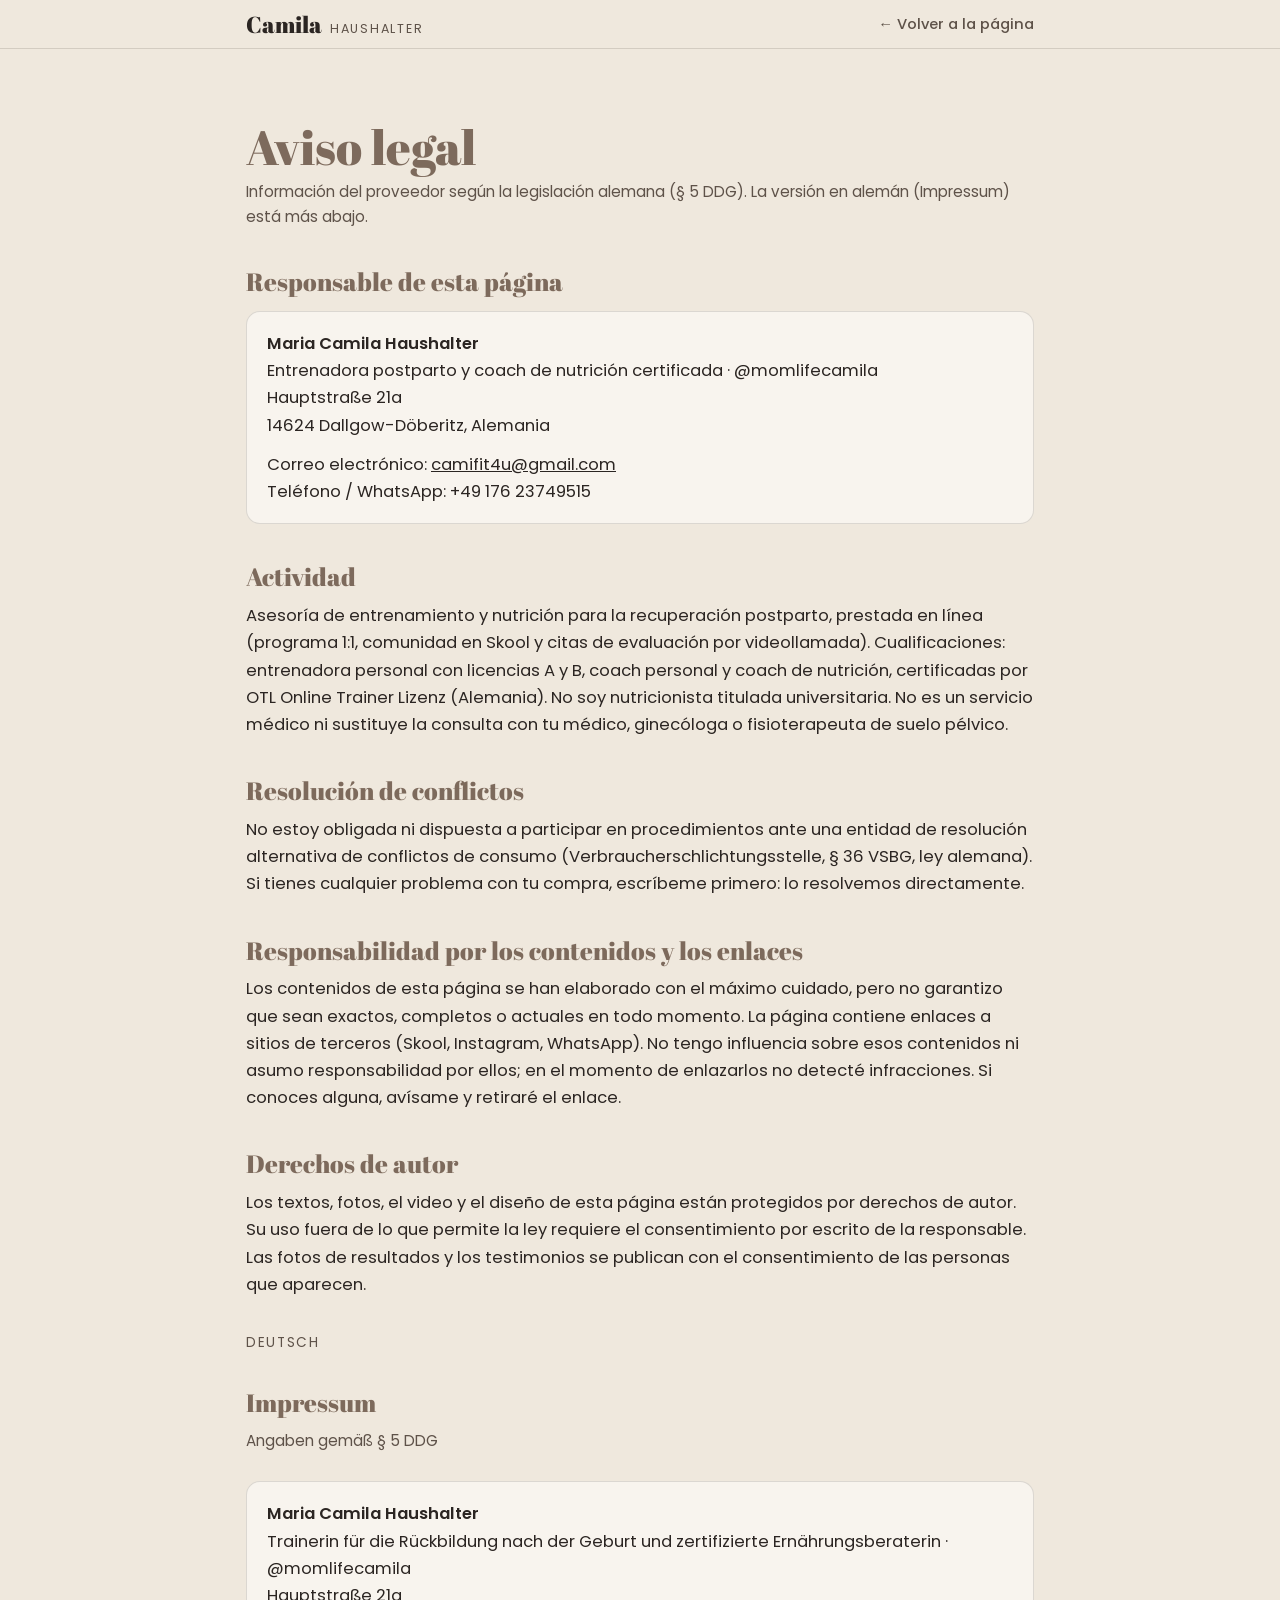
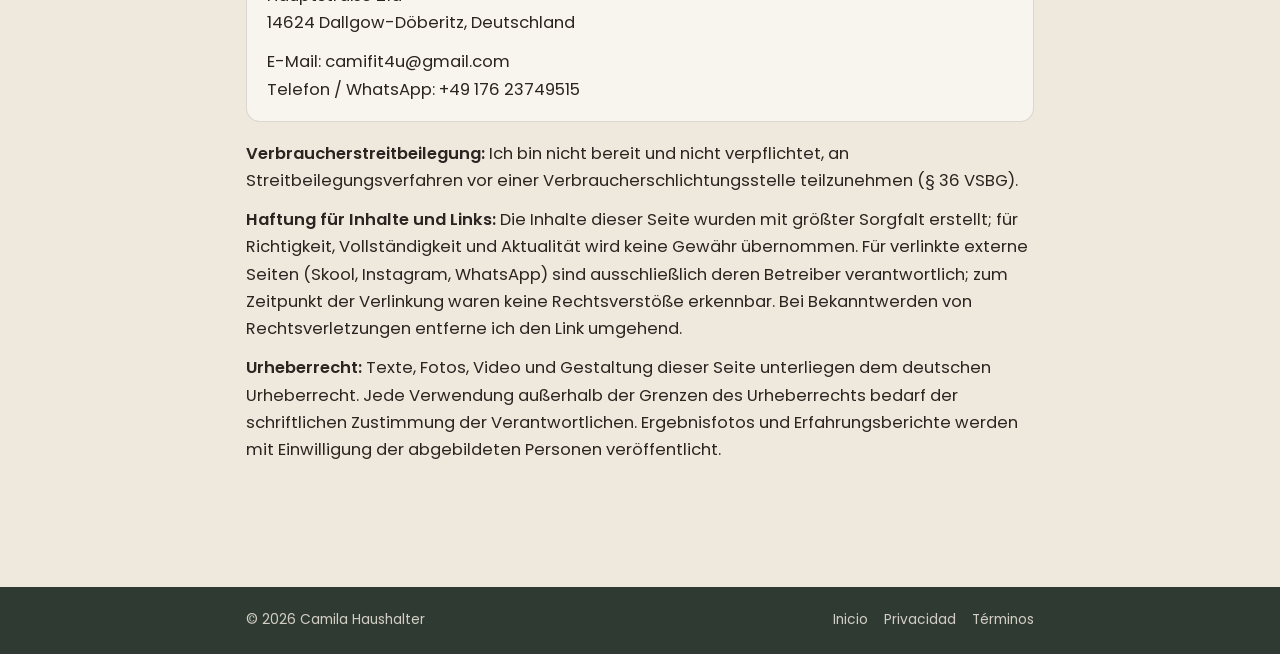
<file: aviso-legal.html>
<!doctype html>
<html lang="es">
<head>
<meta charset="utf-8">
<meta name="viewport" content="width=device-width, initial-scale=1, viewport-fit=cover">
<title>Aviso legal · Impressum · Camila Haushalter</title>
<meta name="robots" content="noindex, follow">
<meta name="description" content="Aviso legal e Impressum de la página de Camila Haushalter, entrenadora postparto y coach de nutrición.">
<link rel="icon" href="data:image/svg+xml,%3Csvg xmlns='http://www.w3.org/2000/svg' viewBox='0 0 64 64'%3E%3Ccircle cx='32' cy='32' r='32' fill='%23D4936A'/%3E%3Ctext x='32' y='43' text-anchor='middle' font-family='Georgia,serif' font-size='34' fill='%232B2522'%3EC%3C/text%3E%3C/svg%3E">
<link rel="stylesheet" href="assets/legal.css">
<!-- Cloudflare Web Analytics: Besuchsstatistik ohne Cookies/Profile (siehe privacidad.html, Punkt 4). Token ist öffentlich (Site-Kennung), kein Geheimnis.
     Lader statt festem Script-Tag: einmal /?nostats=1 aufrufen → dieser Browser wird nicht mehr gezählt (/?nostats=0 hebt es auf). -->
<script>
(function(){
  var off=false;
  try{
    var q=location.search;
    if(/[?&]nostats=1(&|$)/.test(q))localStorage.setItem('nostats','1');
    else if(/[?&]nostats=0(&|$)/.test(q))localStorage.removeItem('nostats');
    off=localStorage.getItem('nostats')==='1';
  }catch(e){}
  if(off)return;
  var s=document.createElement('script'); s.src='https://static.cloudflareinsights.com/beacon.min.js';
  s.setAttribute('data-cf-beacon','{"token": "04b9e6f97685468a8eae2727a9970fa9", "spa": true}');
  document.head.appendChild(s);
})();
</script>
</head>
<body>
<header class="top">
  <div class="wrap">
    <a class="brand" href="/"><span class="name">Camila</span><span class="sur">Haushalter</span></a>
    <a class="back" href="/">← Volver a la página</a>
  </div>
</header>

<main class="wrap">
  <h1>Aviso legal</h1>
  <p class="sub">Información del proveedor según la legislación alemana (§ 5 DDG). La versión en alemán (Impressum) está más abajo.</p>

  <h2>Responsable de esta página</h2>
  <div class="box">
    <p><strong>Maria Camila Haushalter</strong><br>
    Entrenadora postparto y coach de nutrición certificada · @momlifecamila<br>
    Hauptstraße 21a<br>
    14624 Dallgow-Döberitz, Alemania</p>
    <p>Correo electrónico: <a href="mailto:camifit4u@gmail.com">camifit4u@gmail.com</a><br>
    Teléfono / WhatsApp: +49 176 23749515</p>
  </div>

  <h2>Actividad</h2>
  <p>Asesoría de entrenamiento y nutrición para la recuperación postparto, prestada en línea (programa 1:1, comunidad en Skool y citas de evaluación por videollamada). Cualificaciones: entrenadora personal con licencias A y B, coach personal y coach de nutrición, certificadas por OTL Online Trainer Lizenz (Alemania). No soy nutricionista titulada universitaria. No es un servicio médico ni sustituye la consulta con tu médico, ginecóloga o fisioterapeuta de suelo pélvico.</p>

  <h2>Resolución de conflictos</h2>
  <p>No estoy obligada ni dispuesta a participar en procedimientos ante una entidad de resolución alternativa de conflictos de consumo (Verbraucherschlichtungsstelle, § 36 VSBG, ley alemana). Si tienes cualquier problema con tu compra, escríbeme primero: lo resolvemos directamente.</p>

  <h2>Responsabilidad por los contenidos y los enlaces</h2>
  <p>Los contenidos de esta página se han elaborado con el máximo cuidado, pero no garantizo que sean exactos, completos o actuales en todo momento. La página contiene enlaces a sitios de terceros (Skool, Instagram, WhatsApp). No tengo influencia sobre esos contenidos ni asumo responsabilidad por ellos; en el momento de enlazarlos no detecté infracciones. Si conoces alguna, avísame y retiraré el enlace.</p>

  <h2>Derechos de autor</h2>
  <p>Los textos, fotos, el video y el diseño de esta página están protegidos por derechos de autor. Su uso fuera de lo que permite la ley requiere el consentimiento por escrito de la responsable. Las fotos de resultados y los testimonios se publican con el consentimiento de las personas que aparecen.</p>

  <p class="lang">Deutsch</p>
  <h2>Impressum</h2>
  <p class="sub">Angaben gemäß § 5 DDG</p>
  <div class="box">
    <p><strong>Maria Camila Haushalter</strong><br>
    Trainerin für die Rückbildung nach der Geburt und zertifizierte Ernährungsberaterin · @momlifecamila<br>
    Hauptstraße 21a<br>
    14624 Dallgow-Döberitz, Deutschland</p>
    <p>E-Mail: camifit4u@gmail.com<br>
    Telefon / WhatsApp: +49 176 23749515</p>
  </div>
  <p><strong>Verbraucherstreitbeilegung:</strong> Ich bin nicht bereit und nicht verpflichtet, an Streitbeilegungsverfahren vor einer Verbraucherschlichtungsstelle teilzunehmen (§ 36 VSBG).</p>
  <p><strong>Haftung für Inhalte und Links:</strong> Die Inhalte dieser Seite wurden mit größter Sorgfalt erstellt; für Richtigkeit, Vollständigkeit und Aktualität wird keine Gewähr übernommen. Für verlinkte externe Seiten (Skool, Instagram, WhatsApp) sind ausschließlich deren Betreiber verantwortlich; zum Zeitpunkt der Verlinkung waren keine Rechtsverstöße erkennbar. Bei Bekanntwerden von Rechtsverletzungen entferne ich den Link umgehend.</p>
  <p><strong>Urheberrecht:</strong> Texte, Fotos, Video und Gestaltung dieser Seite unterliegen dem deutschen Urheberrecht. Jede Verwendung außerhalb der Grenzen des Urheberrechts bedarf der schriftlichen Zustimmung der Verantwortlichen. Ergebnisfotos und Erfahrungsberichte werden mit Einwilligung der abgebildeten Personen veröffentlicht.</p>
</main>

<footer>
  <div class="wrap">
    <span>© <span id="year">2026</span> Camila Haushalter</span>
    <span><a href="/">Inicio</a><a href="privacidad.html">Privacidad</a><a href="terminos.html">Términos</a></span>
  </div>
</footer>
<script>document.getElementById('year').textContent=new Date().getFullYear();</script>
</body>
</html>
</file>
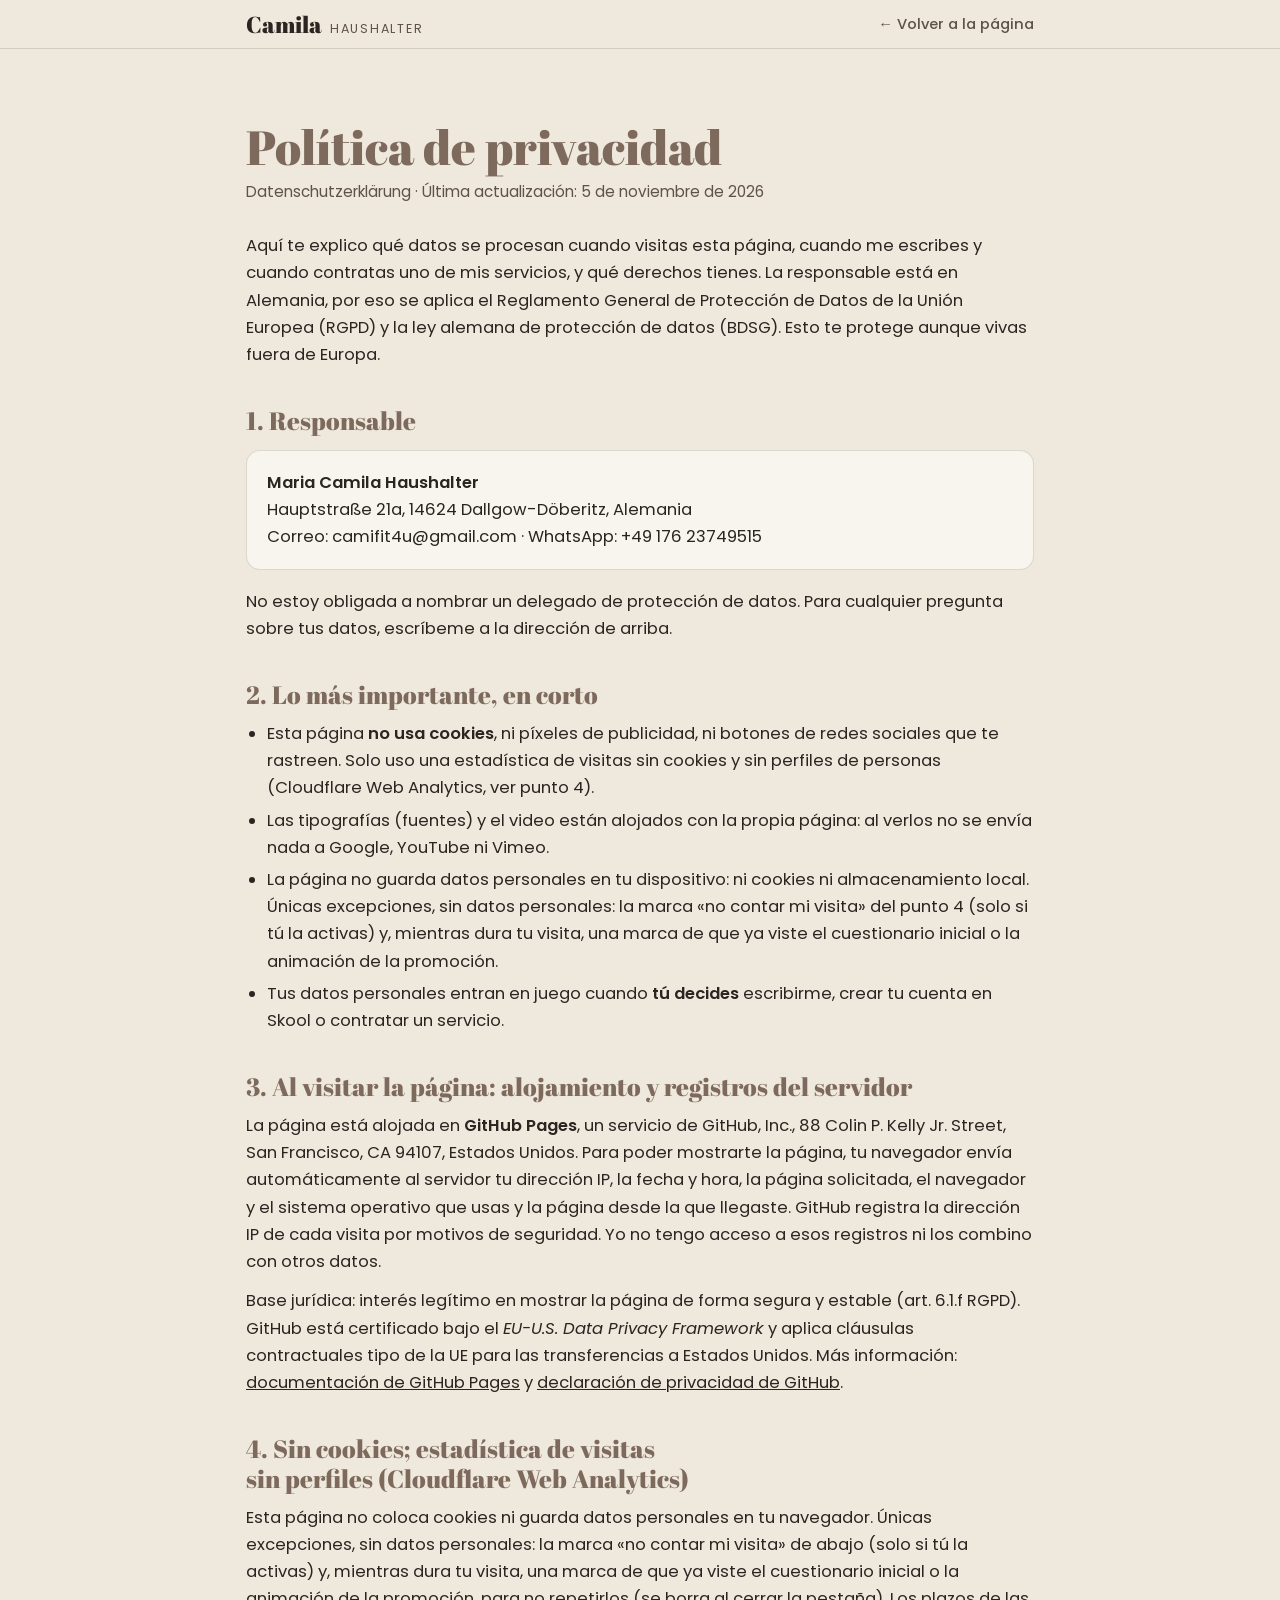
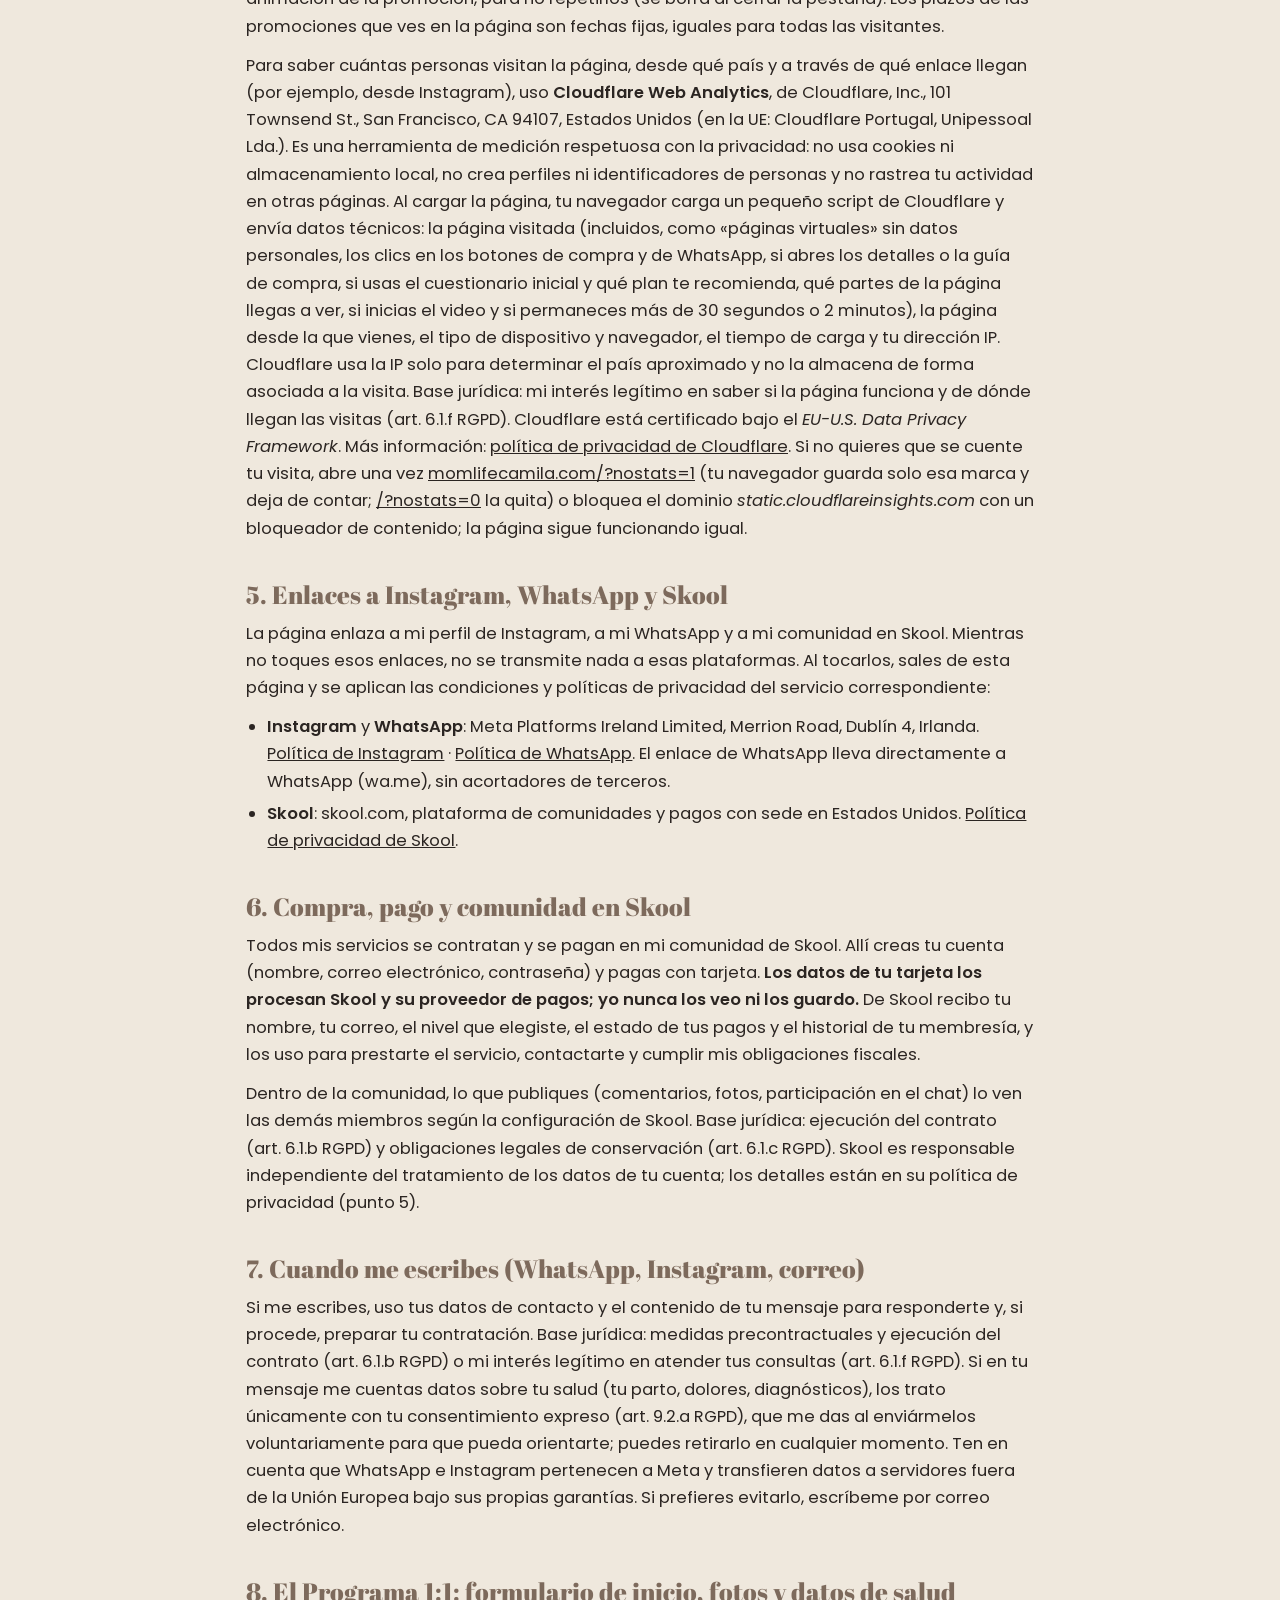
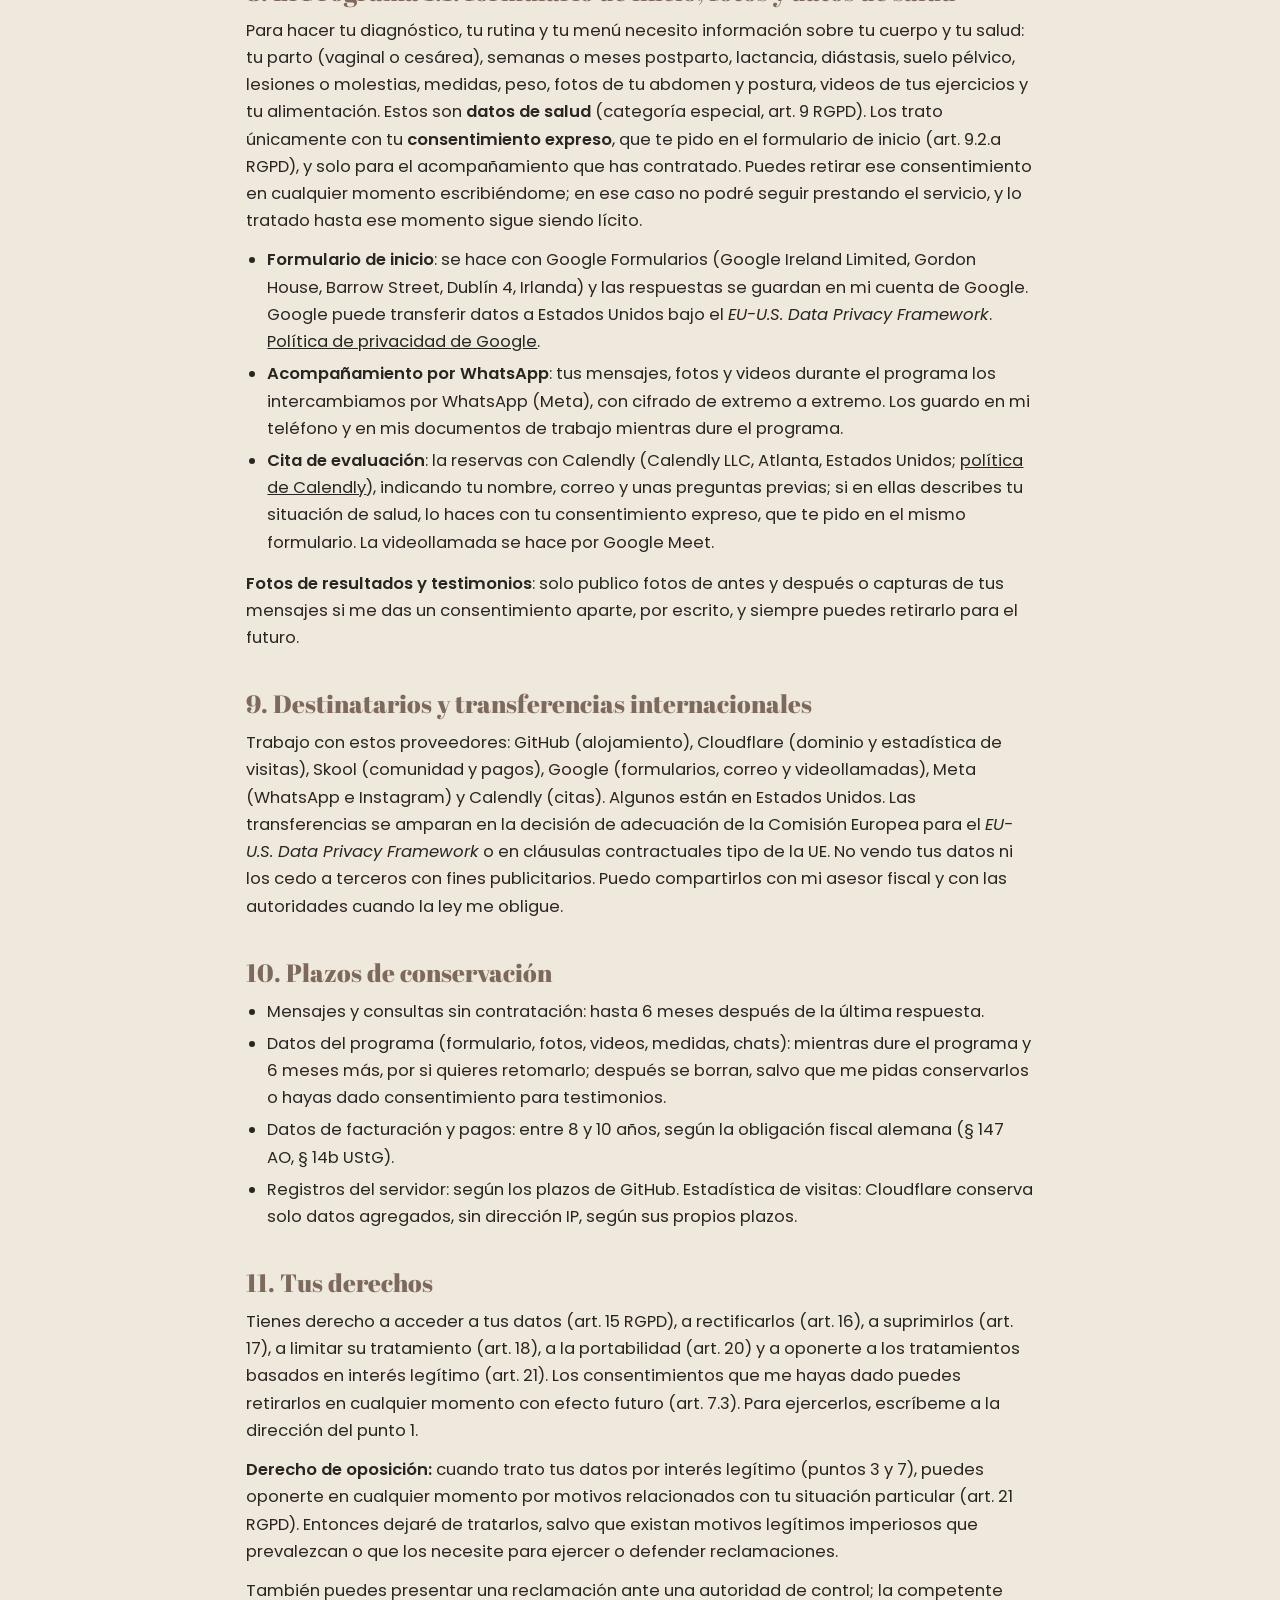
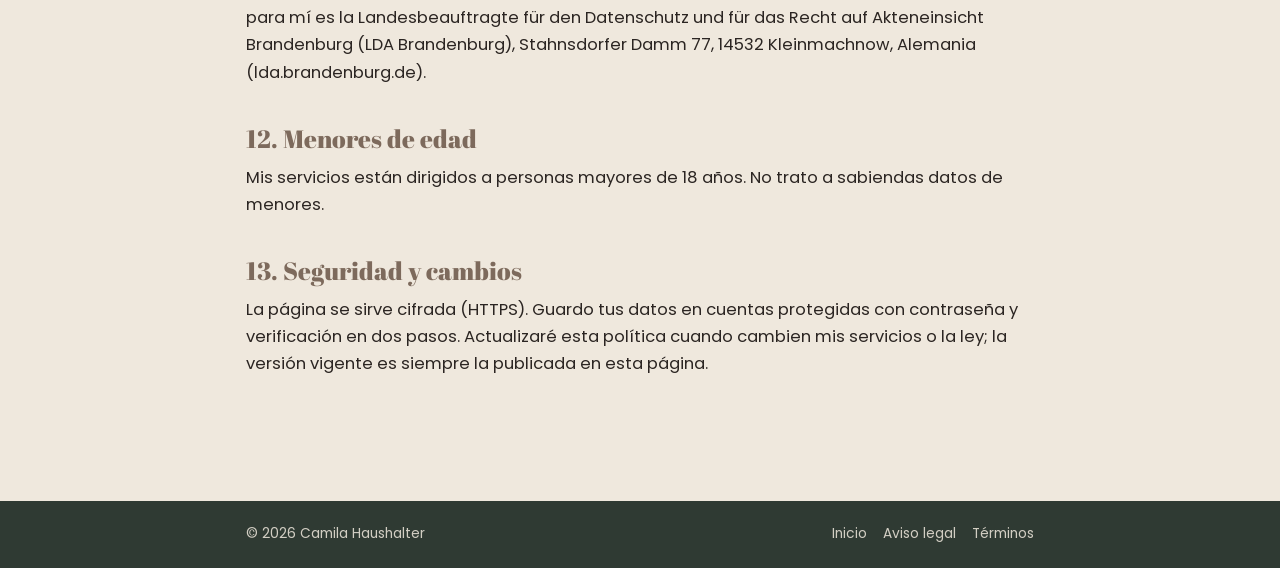
<file: privacidad.html>
<!doctype html>
<html lang="es">
<head>
<meta charset="utf-8">
<meta name="viewport" content="width=device-width, initial-scale=1, viewport-fit=cover">
<title>Política de privacidad · Camila Haushalter</title>
<meta name="robots" content="noindex, follow">
<meta name="description" content="Política de privacidad (Datenschutzerklärung) de la página y los servicios de Camila Haushalter.">
<link rel="icon" href="data:image/svg+xml,%3Csvg xmlns='http://www.w3.org/2000/svg' viewBox='0 0 64 64'%3E%3Ccircle cx='32' cy='32' r='32' fill='%23D4936A'/%3E%3Ctext x='32' y='43' text-anchor='middle' font-family='Georgia,serif' font-size='34' fill='%232B2522'%3EC%3C/text%3E%3C/svg%3E">
<link rel="stylesheet" href="assets/legal.css">
<!-- Cloudflare Web Analytics: Besuchsstatistik ohne Cookies/Profile (siehe privacidad.html, Punkt 4). Token ist öffentlich (Site-Kennung), kein Geheimnis.
     Lader statt festem Script-Tag: einmal /?nostats=1 aufrufen → dieser Browser wird nicht mehr gezählt (/?nostats=0 hebt es auf). -->
<script>
(function(){
  var off=false;
  try{
    var q=location.search;
    if(/[?&]nostats=1(&|$)/.test(q))localStorage.setItem('nostats','1');
    else if(/[?&]nostats=0(&|$)/.test(q))localStorage.removeItem('nostats');
    off=localStorage.getItem('nostats')==='1';
  }catch(e){}
  if(off)return;
  var s=document.createElement('script'); s.src='https://static.cloudflareinsights.com/beacon.min.js';
  s.setAttribute('data-cf-beacon','{"token": "04b9e6f97685468a8eae2727a9970fa9", "spa": true}');
  document.head.appendChild(s);
})();
</script>
</head>
<body>
<header class="top">
  <div class="wrap">
    <a class="brand" href="/"><span class="name">Camila</span><span class="sur">Haushalter</span></a>
    <a class="back" href="/">← Volver a la página</a>
  </div>
</header>

<main class="wrap">
  <h1>Política de privacidad</h1>
  <p class="sub">Datenschutzerklärung · Última actualización: 5 de noviembre de 2026</p>

  <p>Aquí te explico qué datos se procesan cuando visitas esta página, cuando me escribes y cuando contratas uno de mis servicios, y qué derechos tienes. La responsable está en Alemania, por eso se aplica el Reglamento General de Protección de Datos de la Unión Europea (RGPD) y la ley alemana de protección de datos (BDSG). Esto te protege aunque vivas fuera de Europa.</p>

  <h2>1. Responsable</h2>
  <div class="box">
    <p><strong>Maria Camila Haushalter</strong><br>
    Hauptstraße 21a, 14624 Dallgow-Döberitz, Alemania<br>
    Correo: camifit4u@gmail.com · WhatsApp: +49 176 23749515</p>
  </div>
  <p>No estoy obligada a nombrar un delegado de protección de datos. Para cualquier pregunta sobre tus datos, escríbeme a la dirección de arriba.</p>

  <h2>2. Lo más importante, en corto</h2>
  <ul>
    <li>Esta página <strong>no usa cookies</strong>, ni píxeles de publicidad, ni botones de redes sociales que te rastreen. Solo uso una estadística de visitas sin cookies y sin perfiles de personas (Cloudflare Web Analytics, ver punto 4).</li>
    <li>Las tipografías (fuentes) y el video están alojados con la propia página: al verlos no se envía nada a Google, YouTube ni Vimeo.</li>
    <li>La página no guarda datos personales en tu dispositivo: ni cookies ni almacenamiento local. Únicas excepciones, sin datos personales: la marca «no contar mi visita» del punto 4 (solo si tú la activas) y, mientras dura tu visita, una marca de que ya viste el cuestionario inicial o la animación de la promoción.</li>
    <li>Tus datos personales entran en juego cuando <strong>tú decides</strong> escribirme, crear tu cuenta en Skool o contratar un servicio.</li>
  </ul>

  <h2>3. Al visitar la página: alojamiento y registros del servidor</h2>
  <p>La página está alojada en <strong>GitHub Pages</strong>, un servicio de GitHub, Inc., 88 Colin P. Kelly Jr. Street, San Francisco, CA 94107, Estados Unidos. Para poder mostrarte la página, tu navegador envía automáticamente al servidor tu dirección IP, la fecha y hora, la página solicitada, el navegador y el sistema operativo que usas y la página desde la que llegaste. GitHub registra la dirección IP de cada visita por motivos de seguridad. Yo no tengo acceso a esos registros ni los combino con otros datos.</p>
  <p>Base jurídica: interés legítimo en mostrar la página de forma segura y estable (art. 6.1.f RGPD). GitHub está certificado bajo el <em>EU-U.S. Data Privacy Framework</em> y aplica cláusulas contractuales tipo de la UE para las transferencias a Estados Unidos. Más información: <a href="https://docs.github.com/es/pages/getting-started-with-github-pages/what-is-github-pages" target="_blank" rel="noopener">documentación de GitHub Pages</a> y <a href="https://docs.github.com/es/site-policy/privacy-policies/github-general-privacy-statement" target="_blank" rel="noopener">declaración de privacidad de GitHub</a>.</p>

  <h2>4. Sin cookies; estadística de visitas sin perfiles (Cloudflare Web Analytics)</h2>
  <p>Esta página no coloca cookies ni guarda datos personales en tu navegador. Únicas excepciones, sin datos personales: la marca «no contar mi visita» de abajo (solo si tú la activas) y, mientras dura tu visita, una marca de que ya viste el cuestionario inicial o la animación de la promoción, para no repetirlos (se borra al cerrar la pestaña). Los plazos de las promociones que ves en la página son fechas fijas, iguales para todas las visitantes.</p>
  <p>Para saber cuántas personas visitan la página, desde qué país y a través de qué enlace llegan (por ejemplo, desde Instagram), uso <strong>Cloudflare Web Analytics</strong>, de Cloudflare, Inc., 101 Townsend St., San Francisco, CA 94107, Estados Unidos (en la UE: Cloudflare Portugal, Unipessoal Lda.). Es una herramienta de medición respetuosa con la privacidad: no usa cookies ni almacenamiento local, no crea perfiles ni identificadores de personas y no rastrea tu actividad en otras páginas. Al cargar la página, tu navegador carga un pequeño script de Cloudflare y envía datos técnicos: la página visitada (incluidos, como «páginas virtuales» sin datos personales, los clics en los botones de compra y de WhatsApp, si abres los detalles o la guía de compra, si usas el cuestionario inicial y qué plan te recomienda, qué partes de la página llegas a ver, si inicias el video y si permaneces más de 30 segundos o 2 minutos), la página desde la que vienes, el tipo de dispositivo y navegador, el tiempo de carga y tu dirección IP. Cloudflare usa la IP solo para determinar el país aproximado y no la almacena de forma asociada a la visita. Base jurídica: mi interés legítimo en saber si la página funciona y de dónde llegan las visitas (art. 6.1.f RGPD). Cloudflare está certificado bajo el <em>EU-U.S. Data Privacy Framework</em>. Más información: <a href="https://www.cloudflare.com/privacypolicy/" target="_blank" rel="noopener">política de privacidad de Cloudflare</a>. Si no quieres que se cuente tu visita, abre una vez <a href="/?nostats=1">momlifecamila.com/?nostats=1</a> (tu navegador guarda solo esa marca y deja de contar; <a href="/?nostats=0">/?nostats=0</a> la quita) o bloquea el dominio <em>static.cloudflareinsights.com</em> con un bloqueador de contenido; la página sigue funcionando igual.</p>

  <h2>5. Enlaces a Instagram, WhatsApp y Skool</h2>
  <p>La página enlaza a mi perfil de Instagram, a mi WhatsApp y a mi comunidad en Skool. Mientras no toques esos enlaces, no se transmite nada a esas plataformas. Al tocarlos, sales de esta página y se aplican las condiciones y políticas de privacidad del servicio correspondiente:</p>
  <ul>
    <li><strong>Instagram</strong> y <strong>WhatsApp</strong>: Meta Platforms Ireland Limited, Merrion Road, Dublín 4, Irlanda. <a href="https://privacycenter.instagram.com/policy" target="_blank" rel="noopener">Política de Instagram</a> · <a href="https://www.whatsapp.com/legal/privacy-policy" target="_blank" rel="noopener">Política de WhatsApp</a>. El enlace de WhatsApp lleva directamente a WhatsApp (wa.me), sin acortadores de terceros.</li>
    <li><strong>Skool</strong>: skool.com, plataforma de comunidades y pagos con sede en Estados Unidos. <a href="https://www.skool.com/legal?t=privacy" target="_blank" rel="noopener">Política de privacidad de Skool</a>.</li>
  </ul>

  <h2>6. Compra, pago y comunidad en Skool</h2>
  <p>Todos mis servicios se contratan y se pagan en mi comunidad de Skool. Allí creas tu cuenta (nombre, correo electrónico, contraseña) y pagas con tarjeta. <strong>Los datos de tu tarjeta los procesan Skool y su proveedor de pagos; yo nunca los veo ni los guardo.</strong> De Skool recibo tu nombre, tu correo, el nivel que elegiste, el estado de tus pagos y el historial de tu membresía, y los uso para prestarte el servicio, contactarte y cumplir mis obligaciones fiscales.</p>
  <p>Dentro de la comunidad, lo que publiques (comentarios, fotos, participación en el chat) lo ven las demás miembros según la configuración de Skool. Base jurídica: ejecución del contrato (art. 6.1.b RGPD) y obligaciones legales de conservación (art. 6.1.c RGPD). Skool es responsable independiente del tratamiento de los datos de tu cuenta; los detalles están en su política de privacidad (punto 5).</p>

  <h2>7. Cuando me escribes (WhatsApp, Instagram, correo)</h2>
  <p>Si me escribes, uso tus datos de contacto y el contenido de tu mensaje para responderte y, si procede, preparar tu contratación. Base jurídica: medidas precontractuales y ejecución del contrato (art. 6.1.b RGPD) o mi interés legítimo en atender tus consultas (art. 6.1.f RGPD). Si en tu mensaje me cuentas datos sobre tu salud (tu parto, dolores, diagnósticos), los trato únicamente con tu consentimiento expreso (art. 9.2.a RGPD), que me das al enviármelos voluntariamente para que pueda orientarte; puedes retirarlo en cualquier momento. Ten en cuenta que WhatsApp e Instagram pertenecen a Meta y transfieren datos a servidores fuera de la Unión Europea bajo sus propias garantías. Si prefieres evitarlo, escríbeme por correo electrónico.</p>

  <h2>8. El Programa 1:1: formulario de inicio, fotos y datos de salud</h2>
  <p>Para hacer tu diagnóstico, tu rutina y tu menú necesito información sobre tu cuerpo y tu salud: tu parto (vaginal o cesárea), semanas o meses postparto, lactancia, diástasis, suelo pélvico, lesiones o molestias, medidas, peso, fotos de tu abdomen y postura, videos de tus ejercicios y tu alimentación. Estos son <strong>datos de salud</strong> (categoría especial, art. 9 RGPD). Los trato únicamente con tu <strong>consentimiento expreso</strong>, que te pido en el formulario de inicio (art. 9.2.a RGPD), y solo para el acompañamiento que has contratado. Puedes retirar ese consentimiento en cualquier momento escribiéndome; en ese caso no podré seguir prestando el servicio, y lo tratado hasta ese momento sigue siendo lícito.</p>
  <ul>
    <li><strong>Formulario de inicio</strong>: se hace con Google Formularios (Google Ireland Limited, Gordon House, Barrow Street, Dublín 4, Irlanda) y las respuestas se guardan en mi cuenta de Google. Google puede transferir datos a Estados Unidos bajo el <em>EU-U.S. Data Privacy Framework</em>. <a href="https://policies.google.com/privacy?hl=es" target="_blank" rel="noopener">Política de privacidad de Google</a>.</li>
    <li><strong>Acompañamiento por WhatsApp</strong>: tus mensajes, fotos y videos durante el programa los intercambiamos por WhatsApp (Meta), con cifrado de extremo a extremo. Los guardo en mi teléfono y en mis documentos de trabajo mientras dure el programa.</li>
    <li><strong>Cita de evaluación</strong>: la reservas con Calendly (Calendly LLC, Atlanta, Estados Unidos; <a href="https://calendly.com/legal/privacy-notice" target="_blank" rel="noopener">política de Calendly</a>), indicando tu nombre, correo y unas preguntas previas; si en ellas describes tu situación de salud, lo haces con tu consentimiento expreso, que te pido en el mismo formulario. La videollamada se hace por Google Meet.</li>
  </ul>
  <p><strong>Fotos de resultados y testimonios</strong>: solo publico fotos de antes y después o capturas de tus mensajes si me das un consentimiento aparte, por escrito, y siempre puedes retirarlo para el futuro.</p>

  <h2>9. Destinatarios y transferencias internacionales</h2>
  <p>Trabajo con estos proveedores: GitHub (alojamiento), Cloudflare (dominio y estadística de visitas), Skool (comunidad y pagos), Google (formularios, correo y videollamadas), Meta (WhatsApp e Instagram) y Calendly (citas). Algunos están en Estados Unidos. Las transferencias se amparan en la decisión de adecuación de la Comisión Europea para el <em>EU-U.S. Data Privacy Framework</em> o en cláusulas contractuales tipo de la UE. No vendo tus datos ni los cedo a terceros con fines publicitarios. Puedo compartirlos con mi asesor fiscal y con las autoridades cuando la ley me obligue.</p>

  <h2>10. Plazos de conservación</h2>
  <ul>
    <li>Mensajes y consultas sin contratación: hasta 6 meses después de la última respuesta.</li>
    <li>Datos del programa (formulario, fotos, videos, medidas, chats): mientras dure el programa y 6 meses más, por si quieres retomarlo; después se borran, salvo que me pidas conservarlos o hayas dado consentimiento para testimonios.</li>
    <li>Datos de facturación y pagos: entre 8 y 10 años, según la obligación fiscal alemana (§ 147 AO, § 14b UStG).</li>
    <li>Registros del servidor: según los plazos de GitHub. Estadística de visitas: Cloudflare conserva solo datos agregados, sin dirección IP, según sus propios plazos.</li>
  </ul>

  <h2>11. Tus derechos</h2>
  <p>Tienes derecho a acceder a tus datos (art. 15 RGPD), a rectificarlos (art. 16), a suprimirlos (art. 17), a limitar su tratamiento (art. 18), a la portabilidad (art. 20) y a oponerte a los tratamientos basados en interés legítimo (art. 21). Los consentimientos que me hayas dado puedes retirarlos en cualquier momento con efecto futuro (art. 7.3). Para ejercerlos, escríbeme a la dirección del punto 1.</p>
  <p><strong>Derecho de oposición:</strong> cuando trato tus datos por interés legítimo (puntos 3 y 7), puedes oponerte en cualquier momento por motivos relacionados con tu situación particular (art. 21 RGPD). Entonces dejaré de tratarlos, salvo que existan motivos legítimos imperiosos que prevalezcan o que los necesite para ejercer o defender reclamaciones.</p>
  <p> También puedes presentar una reclamación ante una autoridad de control; la competente para mí es la Landesbeauftragte für den Datenschutz und für das Recht auf Akteneinsicht Brandenburg (LDA Brandenburg), Stahnsdorfer Damm 77, 14532 Kleinmachnow, Alemania (lda.brandenburg.de).</p>

  <h2>12. Menores de edad</h2>
  <p>Mis servicios están dirigidos a personas mayores de 18 años. No trato a sabiendas datos de menores.</p>

  <h2>13. Seguridad y cambios</h2>
  <p>La página se sirve cifrada (HTTPS). Guardo tus datos en cuentas protegidas con contraseña y verificación en dos pasos. Actualizaré esta política cuando cambien mis servicios o la ley; la versión vigente es siempre la publicada en esta página.</p>
</main>

<footer>
  <div class="wrap">
    <span>© <span id="year">2026</span> Camila Haushalter</span>
    <span><a href="/">Inicio</a><a href="aviso-legal.html">Aviso legal</a><a href="terminos.html">Términos</a></span>
  </div>
</footer>
<script>document.getElementById('year').textContent=new Date().getFullYear();</script>
</body>
</html>
</file>
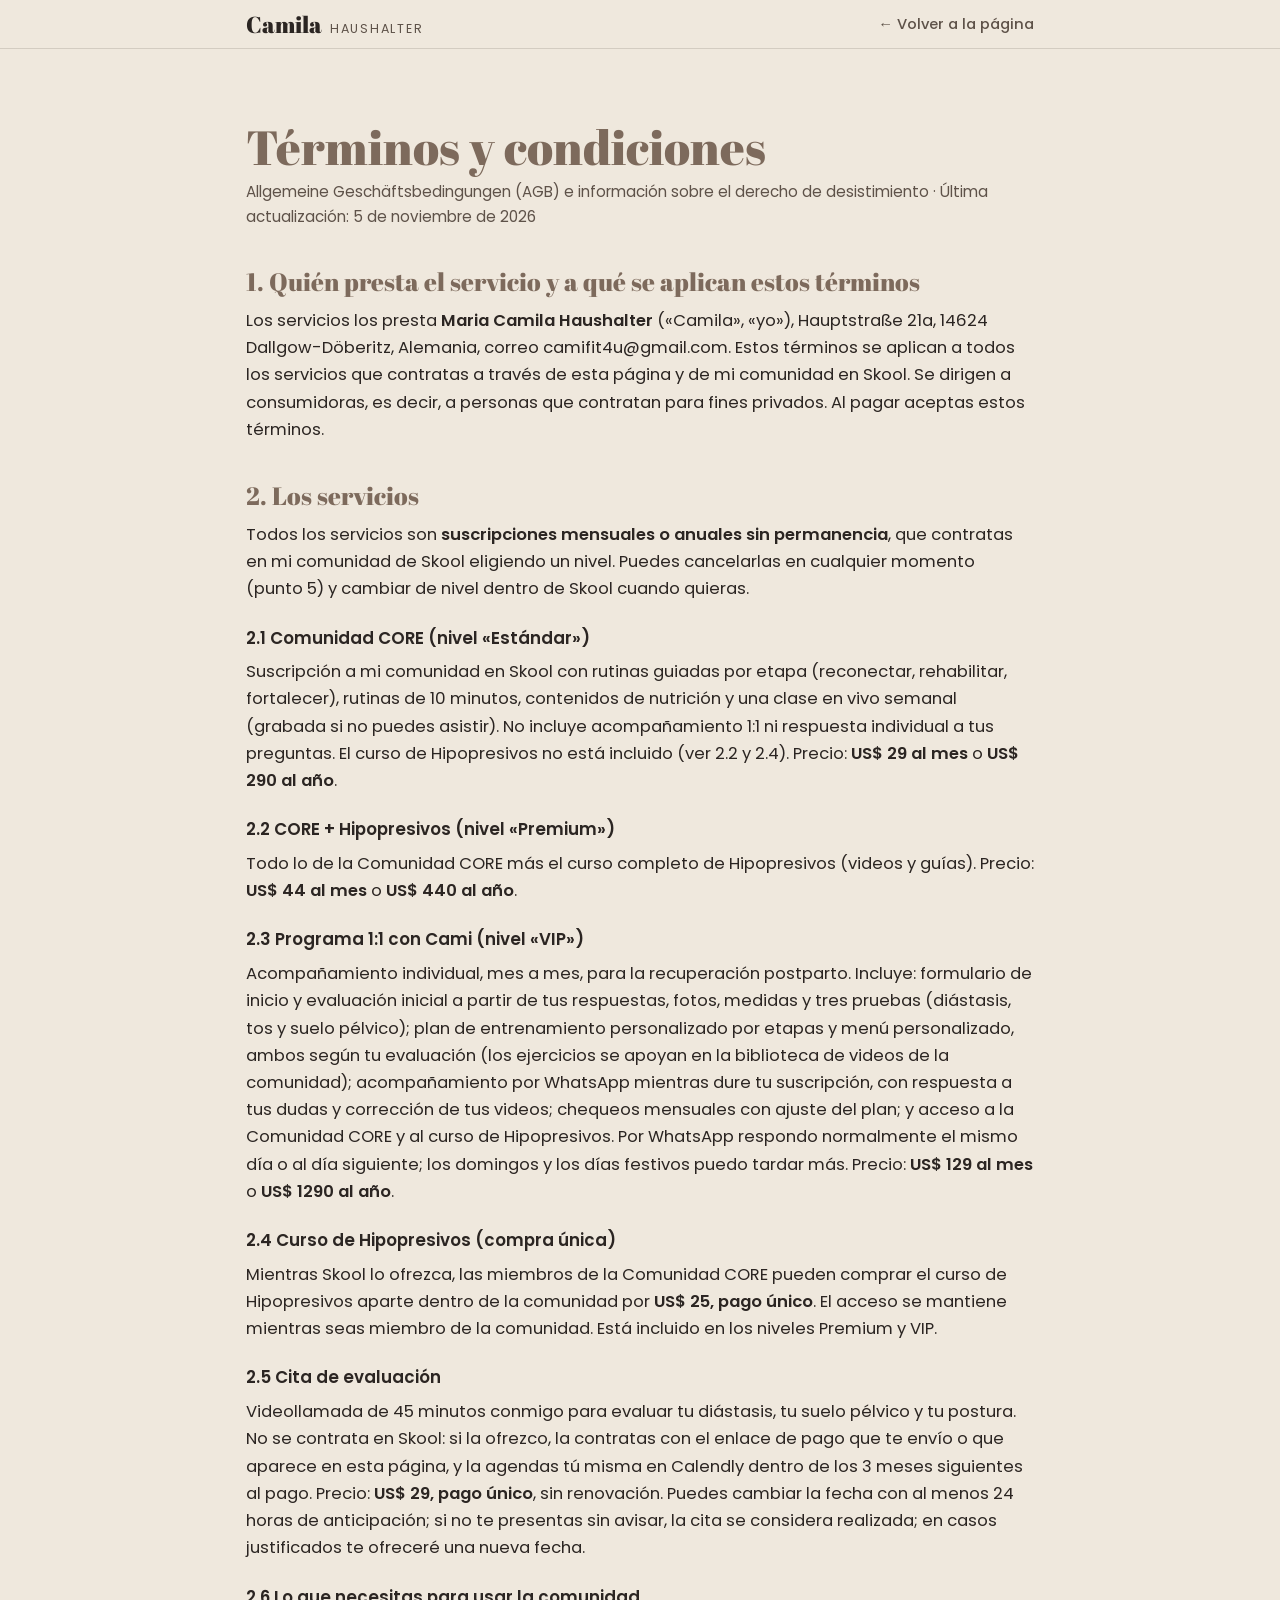
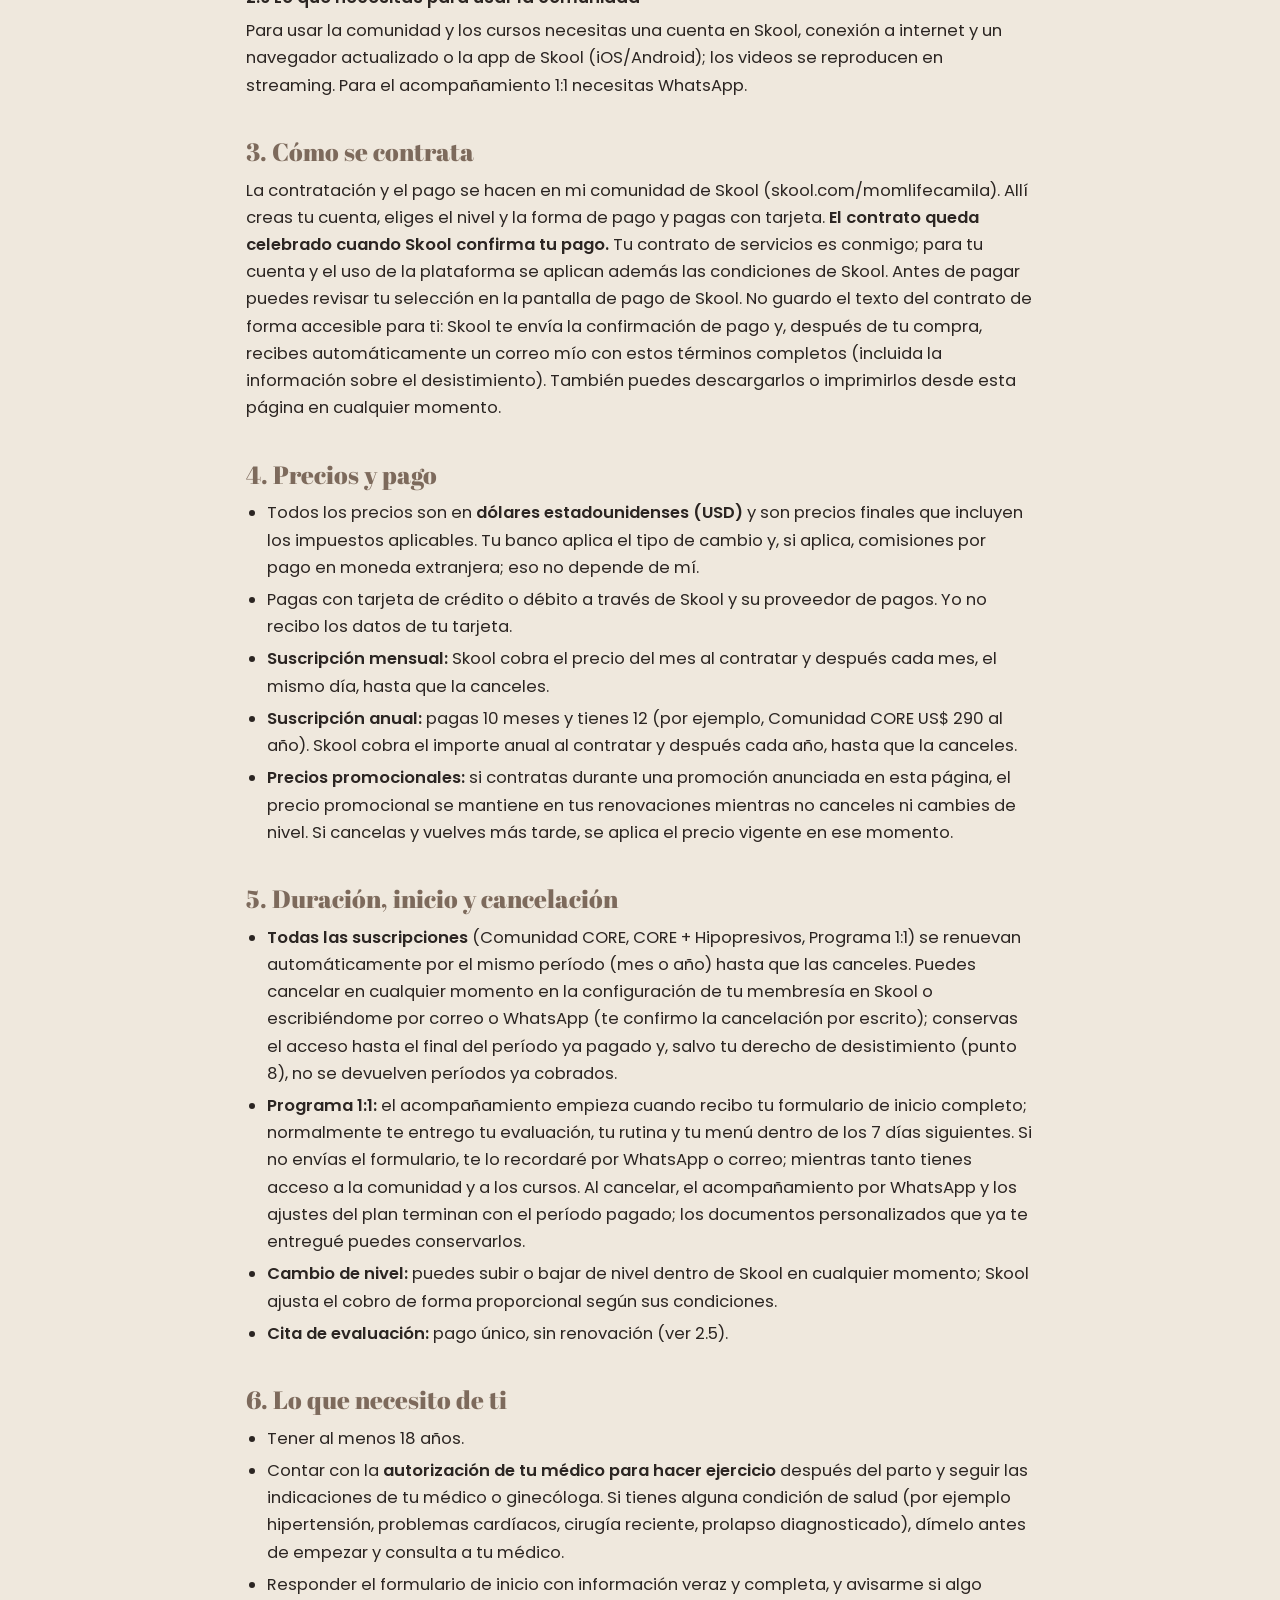
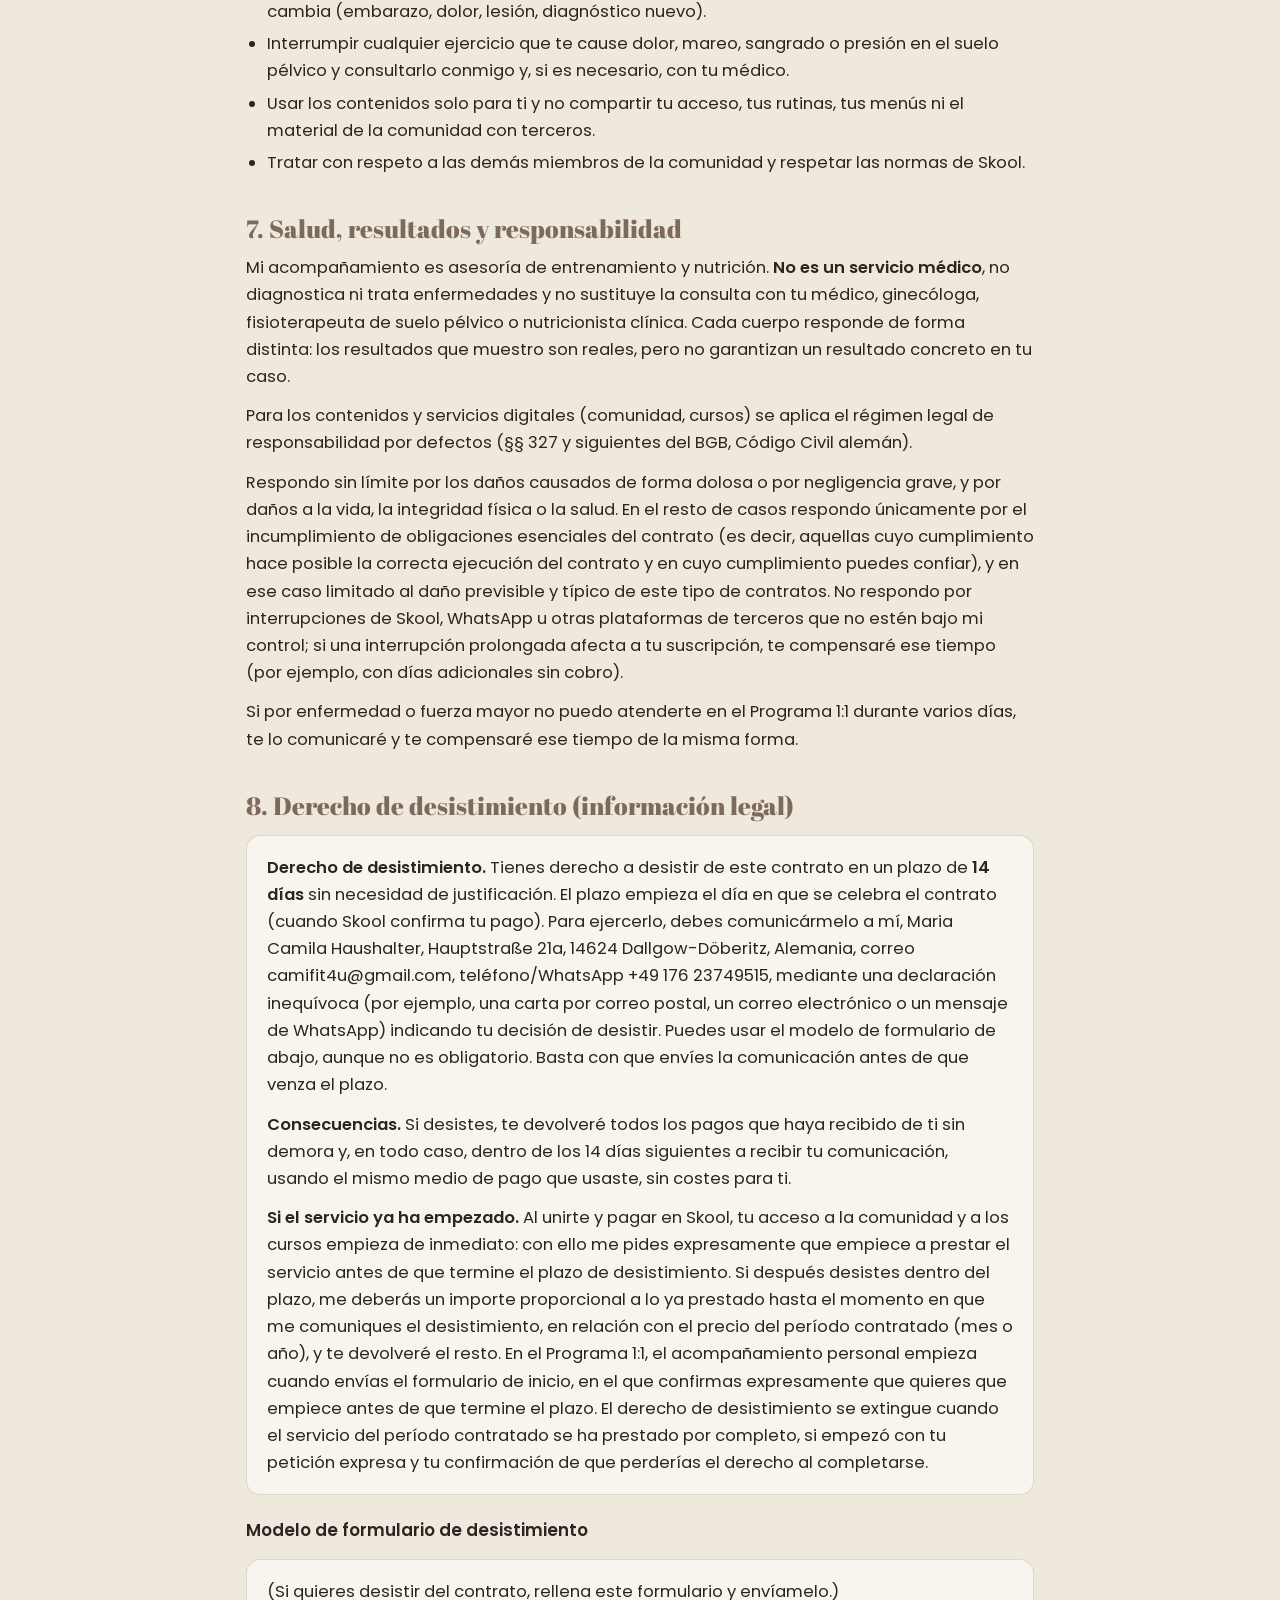
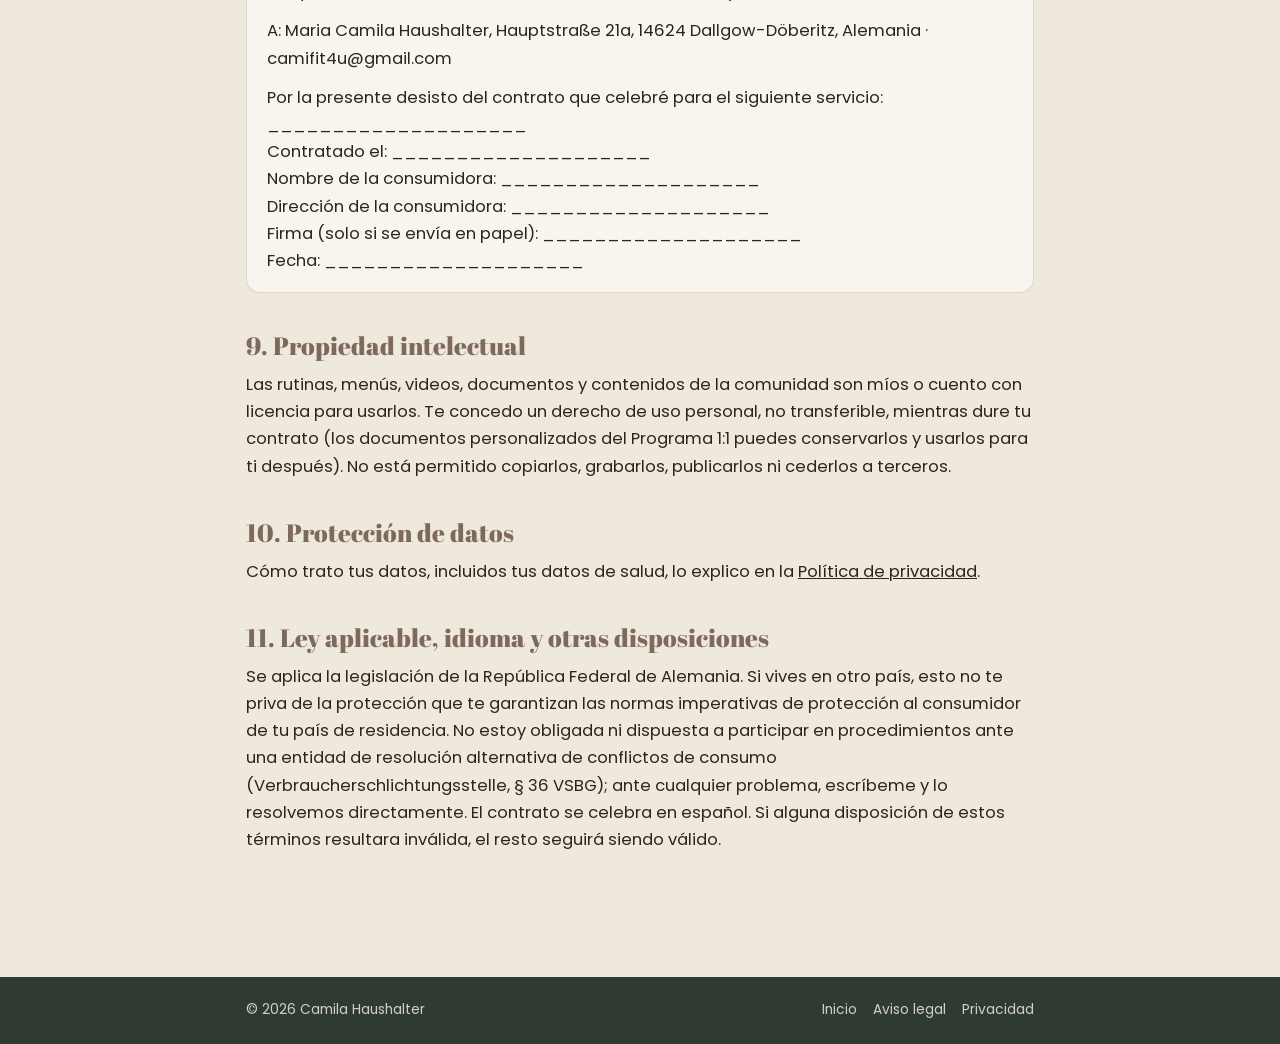
<file: terminos.html>
<!doctype html>
<html lang="es">
<head>
<meta charset="utf-8">
<meta name="viewport" content="width=device-width, initial-scale=1, viewport-fit=cover">
<title>Términos y condiciones · Camila Haushalter</title>
<meta name="robots" content="noindex, follow">
<meta name="description" content="Términos y condiciones (AGB) e información sobre el derecho de desistimiento para los servicios de Camila Haushalter.">
<link rel="icon" href="data:image/svg+xml,%3Csvg xmlns='http://www.w3.org/2000/svg' viewBox='0 0 64 64'%3E%3Ccircle cx='32' cy='32' r='32' fill='%23D4936A'/%3E%3Ctext x='32' y='43' text-anchor='middle' font-family='Georgia,serif' font-size='34' fill='%232B2522'%3EC%3C/text%3E%3C/svg%3E">
<link rel="stylesheet" href="assets/legal.css">
<!-- Cloudflare Web Analytics: Besuchsstatistik ohne Cookies/Profile (siehe privacidad.html, Punkt 4). Token ist öffentlich (Site-Kennung), kein Geheimnis.
     Lader statt festem Script-Tag: einmal /?nostats=1 aufrufen → dieser Browser wird nicht mehr gezählt (/?nostats=0 hebt es auf). -->
<script>
(function(){
  var off=false;
  try{
    var q=location.search;
    if(/[?&]nostats=1(&|$)/.test(q))localStorage.setItem('nostats','1');
    else if(/[?&]nostats=0(&|$)/.test(q))localStorage.removeItem('nostats');
    off=localStorage.getItem('nostats')==='1';
  }catch(e){}
  if(off)return;
  var s=document.createElement('script'); s.src='https://static.cloudflareinsights.com/beacon.min.js';
  s.setAttribute('data-cf-beacon','{"token": "04b9e6f97685468a8eae2727a9970fa9", "spa": true}');
  document.head.appendChild(s);
})();
</script>
</head>
<body>
<header class="top">
  <div class="wrap">
    <a class="brand" href="/"><span class="name">Camila</span><span class="sur">Haushalter</span></a>
    <a class="back" href="/">← Volver a la página</a>
  </div>
</header>

<main class="wrap">
  <h1>Términos y condiciones</h1>
  <p class="sub">Allgemeine Geschäftsbedingungen (AGB) e información sobre el derecho de desistimiento · Última actualización: 5 de noviembre de 2026</p>

  <h2>1. Quién presta el servicio y a qué se aplican estos términos</h2>
  <p>Los servicios los presta <strong>Maria Camila Haushalter</strong> («Camila», «yo»), Hauptstraße 21a, 14624 Dallgow-Döberitz, Alemania, correo camifit4u@gmail.com. Estos términos se aplican a todos los servicios que contratas a través de esta página y de mi comunidad en Skool. Se dirigen a consumidoras, es decir, a personas que contratan para fines privados. Al pagar aceptas estos términos.</p>

  <h2>2. Los servicios</h2>
  <p>Todos los servicios son <strong>suscripciones mensuales o anuales sin permanencia</strong>, que contratas en mi comunidad de Skool eligiendo un nivel. Puedes cancelarlas en cualquier momento (punto 5) y cambiar de nivel dentro de Skool cuando quieras.</p>
  <h3>2.1 Comunidad CORE (nivel «Estándar»)</h3>
  <p>Suscripción a mi comunidad en Skool con rutinas guiadas por etapa (reconectar, rehabilitar, fortalecer), rutinas de 10 minutos, contenidos de nutrición y una clase en vivo semanal (grabada si no puedes asistir). No incluye acompañamiento 1:1 ni respuesta individual a tus preguntas. El curso de Hipopresivos no está incluido (ver 2.2 y 2.4). Precio: <strong>US$ 29 al mes</strong> o <strong>US$ 290 al año</strong>.</p>
  <h3>2.2 CORE + Hipopresivos (nivel «Premium»)</h3>
  <p>Todo lo de la Comunidad CORE más el curso completo de Hipopresivos (videos y guías). Precio: <strong>US$ 44 al mes</strong> o <strong>US$ 440 al año</strong>.</p>
  <h3>2.3 Programa 1:1 con Cami (nivel «VIP»)</h3>
  <p>Acompañamiento individual, mes a mes, para la recuperación postparto. Incluye: formulario de inicio y evaluación inicial a partir de tus respuestas, fotos, medidas y tres pruebas (diástasis, tos y suelo pélvico); plan de entrenamiento personalizado por etapas y menú personalizado, ambos según tu evaluación (los ejercicios se apoyan en la biblioteca de videos de la comunidad); acompañamiento por WhatsApp mientras dure tu suscripción, con respuesta a tus dudas y corrección de tus videos; chequeos mensuales con ajuste del plan; y acceso a la Comunidad CORE y al curso de Hipopresivos. Por WhatsApp respondo normalmente el mismo día o al día siguiente; los domingos y los días festivos puedo tardar más. Precio: <strong>US$ 129 al mes</strong> o <strong>US$ 1290 al año</strong>.</p>
  <h3>2.4 Curso de Hipopresivos (compra única)</h3>
  <p>Mientras Skool lo ofrezca, las miembros de la Comunidad CORE pueden comprar el curso de Hipopresivos aparte dentro de la comunidad por <strong>US$ 25, pago único</strong>. El acceso se mantiene mientras seas miembro de la comunidad. Está incluido en los niveles Premium y VIP.</p>
  <h3>2.5 Cita de evaluación</h3>
  <p>Videollamada de 45 minutos conmigo para evaluar tu diástasis, tu suelo pélvico y tu postura. No se contrata en Skool: si la ofrezco, la contratas con el enlace de pago que te envío o que aparece en esta página, y la agendas tú misma en Calendly dentro de los 3 meses siguientes al pago. Precio: <strong>US$ 29, pago único</strong>, sin renovación. Puedes cambiar la fecha con al menos 24 horas de anticipación; si no te presentas sin avisar, la cita se considera realizada; en casos justificados te ofreceré una nueva fecha.</p>
  <h3>2.6 Lo que necesitas para usar la comunidad</h3>
  <p>Para usar la comunidad y los cursos necesitas una cuenta en Skool, conexión a internet y un navegador actualizado o la app de Skool (iOS/Android); los videos se reproducen en streaming. Para el acompañamiento 1:1 necesitas WhatsApp.</p>

  <h2>3. Cómo se contrata</h2>
  <p>La contratación y el pago se hacen en mi comunidad de Skool (skool.com/momlifecamila). Allí creas tu cuenta, eliges el nivel y la forma de pago y pagas con tarjeta. <strong>El contrato queda celebrado cuando Skool confirma tu pago.</strong> Tu contrato de servicios es conmigo; para tu cuenta y el uso de la plataforma se aplican además las condiciones de Skool. Antes de pagar puedes revisar tu selección en la pantalla de pago de Skool. No guardo el texto del contrato de forma accesible para ti: Skool te envía la confirmación de pago y, después de tu compra, recibes automáticamente un correo mío con estos términos completos (incluida la información sobre el desistimiento). También puedes descargarlos o imprimirlos desde esta página en cualquier momento.</p>

  <h2>4. Precios y pago</h2>
  <ul>
    <li>Todos los precios son en <strong>dólares estadounidenses (USD)</strong> y son precios finales que incluyen los impuestos aplicables. Tu banco aplica el tipo de cambio y, si aplica, comisiones por pago en moneda extranjera; eso no depende de mí.</li>
    <li>Pagas con tarjeta de crédito o débito a través de Skool y su proveedor de pagos. Yo no recibo los datos de tu tarjeta.</li>
    <li><strong>Suscripción mensual:</strong> Skool cobra el precio del mes al contratar y después cada mes, el mismo día, hasta que la canceles.</li>
    <li><strong>Suscripción anual:</strong> pagas 10 meses y tienes 12 (por ejemplo, Comunidad CORE US$ 290 al año). Skool cobra el importe anual al contratar y después cada año, hasta que la canceles.</li>
    <li><strong>Precios promocionales:</strong> si contratas durante una promoción anunciada en esta página, el precio promocional se mantiene en tus renovaciones mientras no canceles ni cambies de nivel. Si cancelas y vuelves más tarde, se aplica el precio vigente en ese momento.</li>
  </ul>

  <h2>5. Duración, inicio y cancelación</h2>
  <ul>
    <li><strong>Todas las suscripciones</strong> (Comunidad CORE, CORE + Hipopresivos, Programa 1:1) se renuevan automáticamente por el mismo período (mes o año) hasta que las canceles. Puedes cancelar en cualquier momento en la configuración de tu membresía en Skool o escribiéndome por correo o WhatsApp (te confirmo la cancelación por escrito); conservas el acceso hasta el final del período ya pagado y, salvo tu derecho de desistimiento (punto 8), no se devuelven períodos ya cobrados.</li>
    <li><strong>Programa 1:1:</strong> el acompañamiento empieza cuando recibo tu formulario de inicio completo; normalmente te entrego tu evaluación, tu rutina y tu menú dentro de los 7 días siguientes. Si no envías el formulario, te lo recordaré por WhatsApp o correo; mientras tanto tienes acceso a la comunidad y a los cursos. Al cancelar, el acompañamiento por WhatsApp y los ajustes del plan terminan con el período pagado; los documentos personalizados que ya te entregué puedes conservarlos.</li>
    <li><strong>Cambio de nivel:</strong> puedes subir o bajar de nivel dentro de Skool en cualquier momento; Skool ajusta el cobro de forma proporcional según sus condiciones.</li>
    <li><strong>Cita de evaluación:</strong> pago único, sin renovación (ver 2.5).</li>
  </ul>

  <h2>6. Lo que necesito de ti</h2>
  <ul>
    <li>Tener al menos 18 años.</li>
    <li>Contar con la <strong>autorización de tu médico para hacer ejercicio</strong> después del parto y seguir las indicaciones de tu médico o ginecóloga. Si tienes alguna condición de salud (por ejemplo hipertensión, problemas cardíacos, cirugía reciente, prolapso diagnosticado), dímelo antes de empezar y consulta a tu médico.</li>
    <li>Responder el formulario de inicio con información veraz y completa, y avisarme si algo cambia (embarazo, dolor, lesión, diagnóstico nuevo).</li>
    <li>Interrumpir cualquier ejercicio que te cause dolor, mareo, sangrado o presión en el suelo pélvico y consultarlo conmigo y, si es necesario, con tu médico.</li>
    <li>Usar los contenidos solo para ti y no compartir tu acceso, tus rutinas, tus menús ni el material de la comunidad con terceros.</li>
    <li>Tratar con respeto a las demás miembros de la comunidad y respetar las normas de Skool.</li>
  </ul>

  <h2>7. Salud, resultados y responsabilidad</h2>
  <p>Mi acompañamiento es asesoría de entrenamiento y nutrición. <strong>No es un servicio médico</strong>, no diagnostica ni trata enfermedades y no sustituye la consulta con tu médico, ginecóloga, fisioterapeuta de suelo pélvico o nutricionista clínica. Cada cuerpo responde de forma distinta: los resultados que muestro son reales, pero no garantizan un resultado concreto en tu caso.</p>
  <p>Para los contenidos y servicios digitales (comunidad, cursos) se aplica el régimen legal de responsabilidad por defectos (§§ 327 y siguientes del BGB, Código Civil alemán).</p>
  <p>Respondo sin límite por los daños causados de forma dolosa o por negligencia grave, y por daños a la vida, la integridad física o la salud. En el resto de casos respondo únicamente por el incumplimiento de obligaciones esenciales del contrato (es decir, aquellas cuyo cumplimiento hace posible la correcta ejecución del contrato y en cuyo cumplimiento puedes confiar), y en ese caso limitado al daño previsible y típico de este tipo de contratos. No respondo por interrupciones de Skool, WhatsApp u otras plataformas de terceros que no estén bajo mi control; si una interrupción prolongada afecta a tu suscripción, te compensaré ese tiempo (por ejemplo, con días adicionales sin cobro).</p>
  <p>Si por enfermedad o fuerza mayor no puedo atenderte en el Programa 1:1 durante varios días, te lo comunicaré y te compensaré ese tiempo de la misma forma.</p>

  <h2>8. Derecho de desistimiento (información legal)</h2>
  <div class="box">
    <p><strong>Derecho de desistimiento.</strong> Tienes derecho a desistir de este contrato en un plazo de <strong>14 días</strong> sin necesidad de justificación. El plazo empieza el día en que se celebra el contrato (cuando Skool confirma tu pago). Para ejercerlo, debes comunicármelo a mí, Maria Camila Haushalter, Hauptstraße 21a, 14624 Dallgow-Döberitz, Alemania, correo camifit4u@gmail.com, teléfono/WhatsApp +49 176 23749515, mediante una declaración inequívoca (por ejemplo, una carta por correo postal, un correo electrónico o un mensaje de WhatsApp) indicando tu decisión de desistir. Puedes usar el modelo de formulario de abajo, aunque no es obligatorio. Basta con que envíes la comunicación antes de que venza el plazo.</p>
    <p><strong>Consecuencias.</strong> Si desistes, te devolveré todos los pagos que haya recibido de ti sin demora y, en todo caso, dentro de los 14 días siguientes a recibir tu comunicación, usando el mismo medio de pago que usaste, sin costes para ti.</p>
    <p><strong>Si el servicio ya ha empezado.</strong> Al unirte y pagar en Skool, tu acceso a la comunidad y a los cursos empieza de inmediato: con ello me pides expresamente que empiece a prestar el servicio antes de que termine el plazo de desistimiento. Si después desistes dentro del plazo, me deberás un importe proporcional a lo ya prestado hasta el momento en que me comuniques el desistimiento, en relación con el precio del período contratado (mes o año), y te devolveré el resto. En el Programa 1:1, el acompañamiento personal empieza cuando envías el formulario de inicio, en el que confirmas expresamente que quieres que empiece antes de que termine el plazo. El derecho de desistimiento se extingue cuando el servicio del período contratado se ha prestado por completo, si empezó con tu petición expresa y tu confirmación de que perderías el derecho al completarse.</p>
  </div>
  <h3>Modelo de formulario de desistimiento</h3>
  <div class="box">
    <p>(Si quieres desistir del contrato, rellena este formulario y envíamelo.)</p>
    <p>A: Maria Camila Haushalter, Hauptstraße 21a, 14624 Dallgow-Döberitz, Alemania · camifit4u@gmail.com</p>
    <p>Por la presente desisto del contrato que celebré para el siguiente servicio: ____________________<br>
    Contratado el: ____________________<br>
    Nombre de la consumidora: ____________________<br>
    Dirección de la consumidora: ____________________<br>
    Firma (solo si se envía en papel): ____________________<br>
    Fecha: ____________________</p>
  </div>

  <h2>9. Propiedad intelectual</h2>
  <p>Las rutinas, menús, videos, documentos y contenidos de la comunidad son míos o cuento con licencia para usarlos. Te concedo un derecho de uso personal, no transferible, mientras dure tu contrato (los documentos personalizados del Programa 1:1 puedes conservarlos y usarlos para ti después). No está permitido copiarlos, grabarlos, publicarlos ni cederlos a terceros.</p>

  <h2>10. Protección de datos</h2>
  <p>Cómo trato tus datos, incluidos tus datos de salud, lo explico en la <a href="privacidad.html">Política de privacidad</a>.</p>

  <h2>11. Ley aplicable, idioma y otras disposiciones</h2>
  <p>Se aplica la legislación de la República Federal de Alemania. Si vives en otro país, esto no te priva de la protección que te garantizan las normas imperativas de protección al consumidor de tu país de residencia. No estoy obligada ni dispuesta a participar en procedimientos ante una entidad de resolución alternativa de conflictos de consumo (Verbraucherschlichtungsstelle, § 36 VSBG); ante cualquier problema, escríbeme y lo resolvemos directamente. El contrato se celebra en español. Si alguna disposición de estos términos resultara inválida, el resto seguirá siendo válido.</p>
</main>

<footer>
  <div class="wrap">
    <span>© <span id="year">2026</span> Camila Haushalter</span>
    <span><a href="/">Inicio</a><a href="aviso-legal.html">Aviso legal</a><a href="privacidad.html">Privacidad</a></span>
  </div>
</footer>
<script>document.getElementById('year').textContent=new Date().getFullYear();</script>
</body>
</html>
</file>
<file: assets/legal.css>
/* Gemeinsames Stylesheet der Rechtsseiten (aviso-legal.html, privacidad.html, terminos.html).
   Gleiche Farben/Schriften wie index.html; Schriften selbst gehostet. */
@font-face{font-family:'Abril Fatface';font-style:normal;font-weight:400;font-display:swap;src:url(fonts/abril-fatface-latin-400-normal.woff2) format('woff2')}
@font-face{font-family:'Poppins';font-style:normal;font-weight:400;font-display:swap;src:url(fonts/poppins-latin-400-normal.woff2) format('woff2')}
@font-face{font-family:'Poppins';font-style:italic;font-weight:400;font-display:swap;src:url(fonts/poppins-latin-400-italic.woff2) format('woff2')}
@font-face{font-family:'Poppins';font-style:normal;font-weight:500;font-display:swap;src:url(fonts/poppins-latin-500-normal.woff2) format('woff2')}
@font-face{font-family:'Poppins';font-style:normal;font-weight:600;font-display:swap;src:url(fonts/poppins-latin-600-normal.woff2) format('woff2')}

:root{
  --bg:#EFE8DD; --surface:#F8F4EE; --ink:#2B2522; --ink-2:#5E5249; --cocoa:#7D6A5C;
  --clay:#D4936A; --clay-deep:#B8734B; --moss:#2F3A33; --moss-ink:#EFE8DD;
  --line:rgba(43,37,34,.14);
  --display:'Abril Fatface',Georgia,'Times New Roman',serif;
  --body:'Poppins','Segoe UI',Helvetica,Arial,sans-serif;
}
@media (prefers-color-scheme:dark){ :root:not([data-theme="light"]){
  --bg:#1F2622; --surface:#2A3230; --ink:#EFE8DD; --ink-2:#CDC2B4; --cocoa:#D9C8B6;
  --clay:#E0A27D; --clay-deep:#D4936A; --moss:#141A17; --moss-ink:#EFE8DD;
  --line:rgba(239,232,221,.16); color-scheme:dark } }
:root[data-theme="dark"]{
  --bg:#1F2622; --surface:#2A3230; --ink:#EFE8DD; --ink-2:#CDC2B4; --cocoa:#D9C8B6;
  --clay:#E0A27D; --clay-deep:#D4936A; --moss:#141A17; --moss-ink:#EFE8DD;
  --line:rgba(239,232,221,.16); color-scheme:dark }

*,*::before,*::after{box-sizing:border-box}
body{margin:0;background:var(--bg);color:var(--ink);font-family:var(--body);font-size:16.5px;line-height:1.65;-webkit-font-smoothing:antialiased}
a{color:inherit}
.wrap{max-width:820px;margin:0 auto;padding-left:max(16px,env(safe-area-inset-left,0px));padding-right:max(16px,env(safe-area-inset-right,0px))}
.top{position:sticky;top:0;z-index:5;background:color-mix(in srgb,var(--bg) 90%,transparent);backdrop-filter:blur(10px);-webkit-backdrop-filter:blur(10px);border-bottom:1px solid var(--line)}
.top .wrap{display:flex;align-items:center;justify-content:space-between;gap:16px;padding-block:12px}
.brand{text-decoration:none;display:flex;align-items:baseline;gap:8px;line-height:1;white-space:nowrap;overflow-wrap:normal;flex-shrink:0}
.brand .name{font-family:var(--display);font-size:1.45rem;color:var(--ink)}
.brand .sur{font-size:.78rem;letter-spacing:.14em;text-transform:uppercase;color:var(--ink-2)}
.back{text-decoration:none;font-size:.92rem;color:var(--ink-2);font-weight:500;white-space:nowrap}
.back:hover{text-decoration:underline}
main.wrap{padding-block:clamp(36px,6vw,72px)}
h1{font-family:var(--display);font-weight:400;font-size:clamp(2rem,4.5vw,3rem);line-height:1.08;color:var(--cocoa);margin:0 0 6px;text-wrap:balance}
.sub{color:var(--ink-2);margin:0 0 28px;font-size:.95rem}
h2{font-family:var(--display);font-weight:400;font-size:1.55rem;line-height:1.2;color:var(--cocoa);margin:38px 0 10px;text-wrap:balance}
h3{font-size:1.05rem;font-weight:600;margin:22px 0 6px}
p{margin:0 0 12px}
ul,ol{margin:0 0 14px;padding-left:1.3em}
li{margin-bottom:5px}
.box{background:var(--surface);border:1px solid var(--line);border-radius:14px;padding:18px 20px;margin:14px 0 18px}
.box p:last-child,.box ul:last-child{margin-bottom:0}
.ph{background:#F6D36B;color:#2B2522;padding:0 .3em;border-radius:4px;font-weight:600;overflow-wrap:anywhere}
a{overflow-wrap:anywhere}
.note{font-size:.9rem;color:var(--ink-2);border-left:3px solid var(--clay);padding-left:12px;margin:14px 0}
.lang{font-size:.85rem;letter-spacing:.12em;text-transform:uppercase;color:var(--ink-2);margin:34px 0 -4px}
hr{border:0;border-top:1px solid var(--line);margin:34px 0}
footer{background:var(--moss);color:var(--moss-ink);margin-top:40px}
footer .wrap{padding-block:22px;display:flex;flex-wrap:wrap;justify-content:space-between;gap:10px 24px;font-size:.86rem;opacity:.85}
footer a{color:inherit;text-decoration:none;margin-left:16px}
footer a:hover{text-decoration:underline}
:focus-visible{outline:3px solid var(--clay);outline-offset:3px;border-radius:6px}
@media (max-width:480px){footer .wrap{flex-direction:column}footer a{margin-left:0;margin-right:16px}}
/* Schmale Handys (≤400px): Wortmarke bleibt einzeilig, Zurück-Link wird kleiner (Prüfbefund 27.10.) */
@media (max-width:400px){.back{font-size:.82rem}.brand .name{font-size:1.3rem}}
</file>
